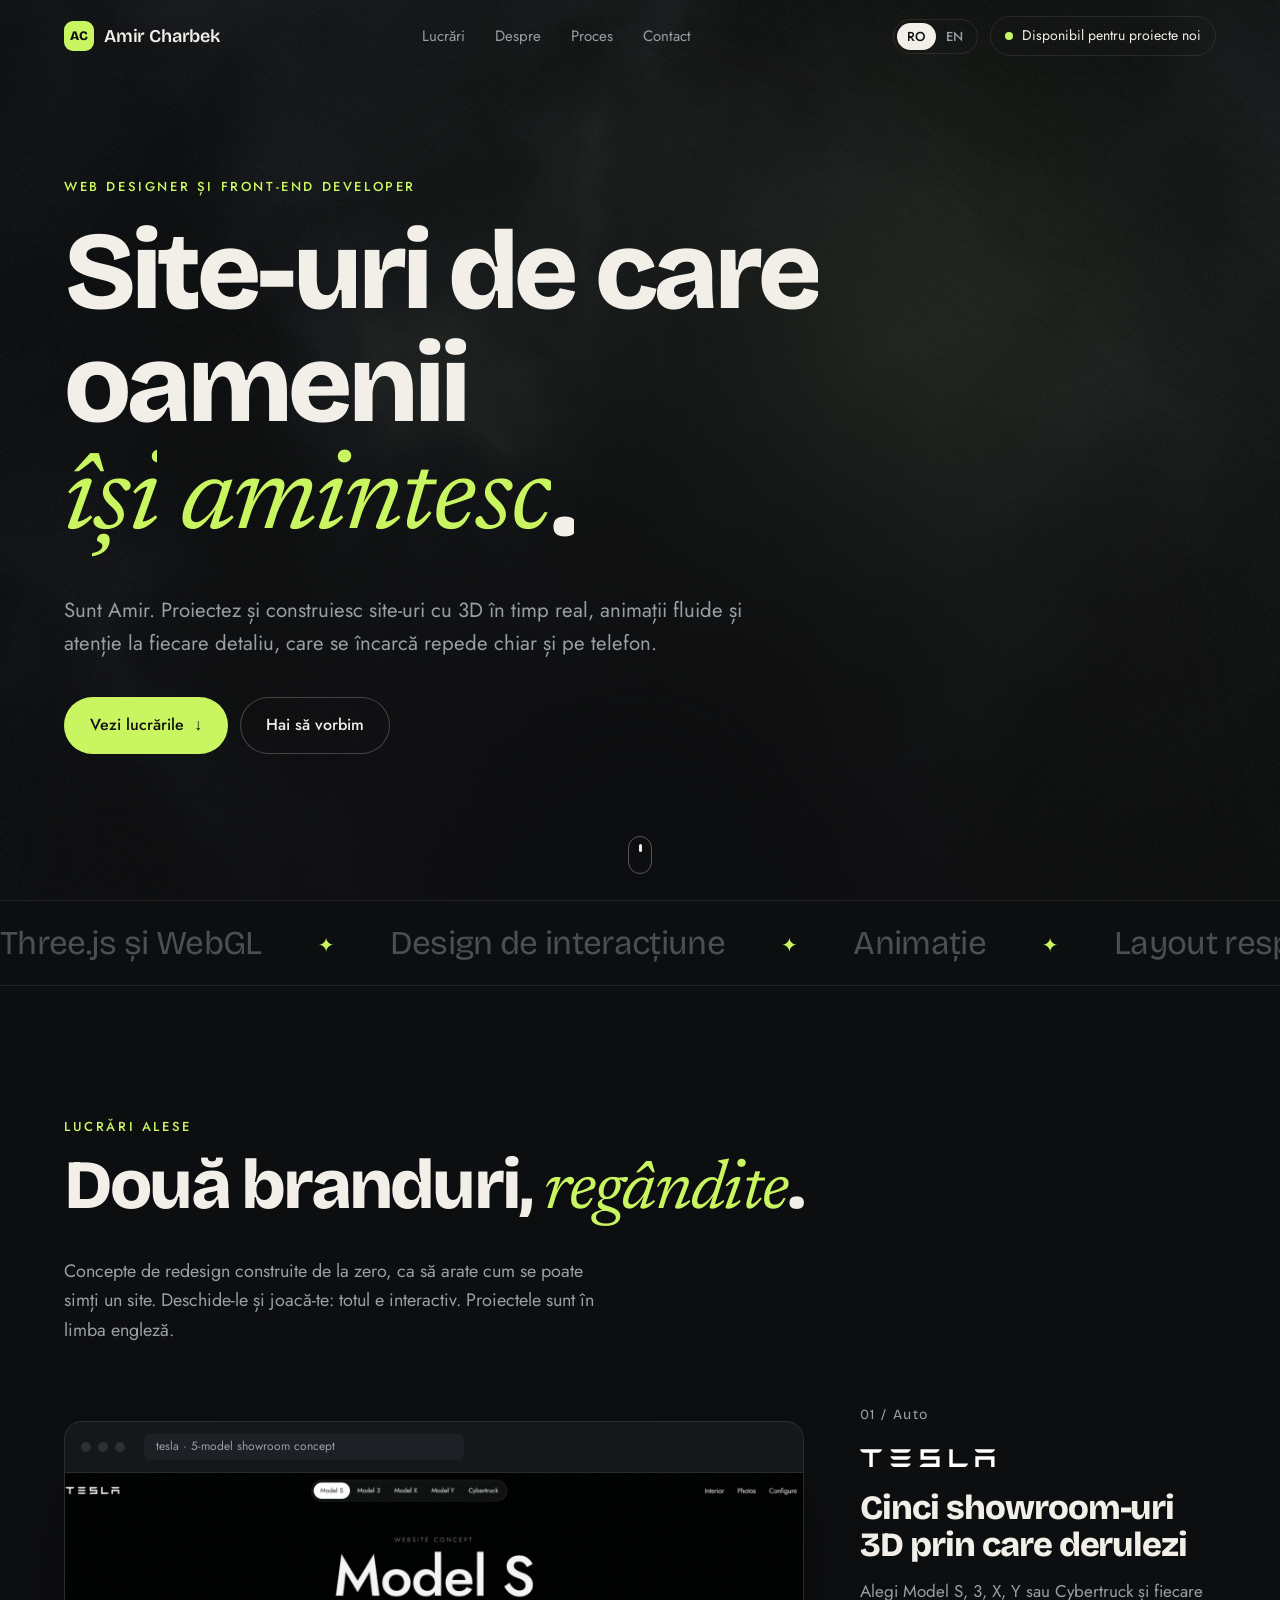
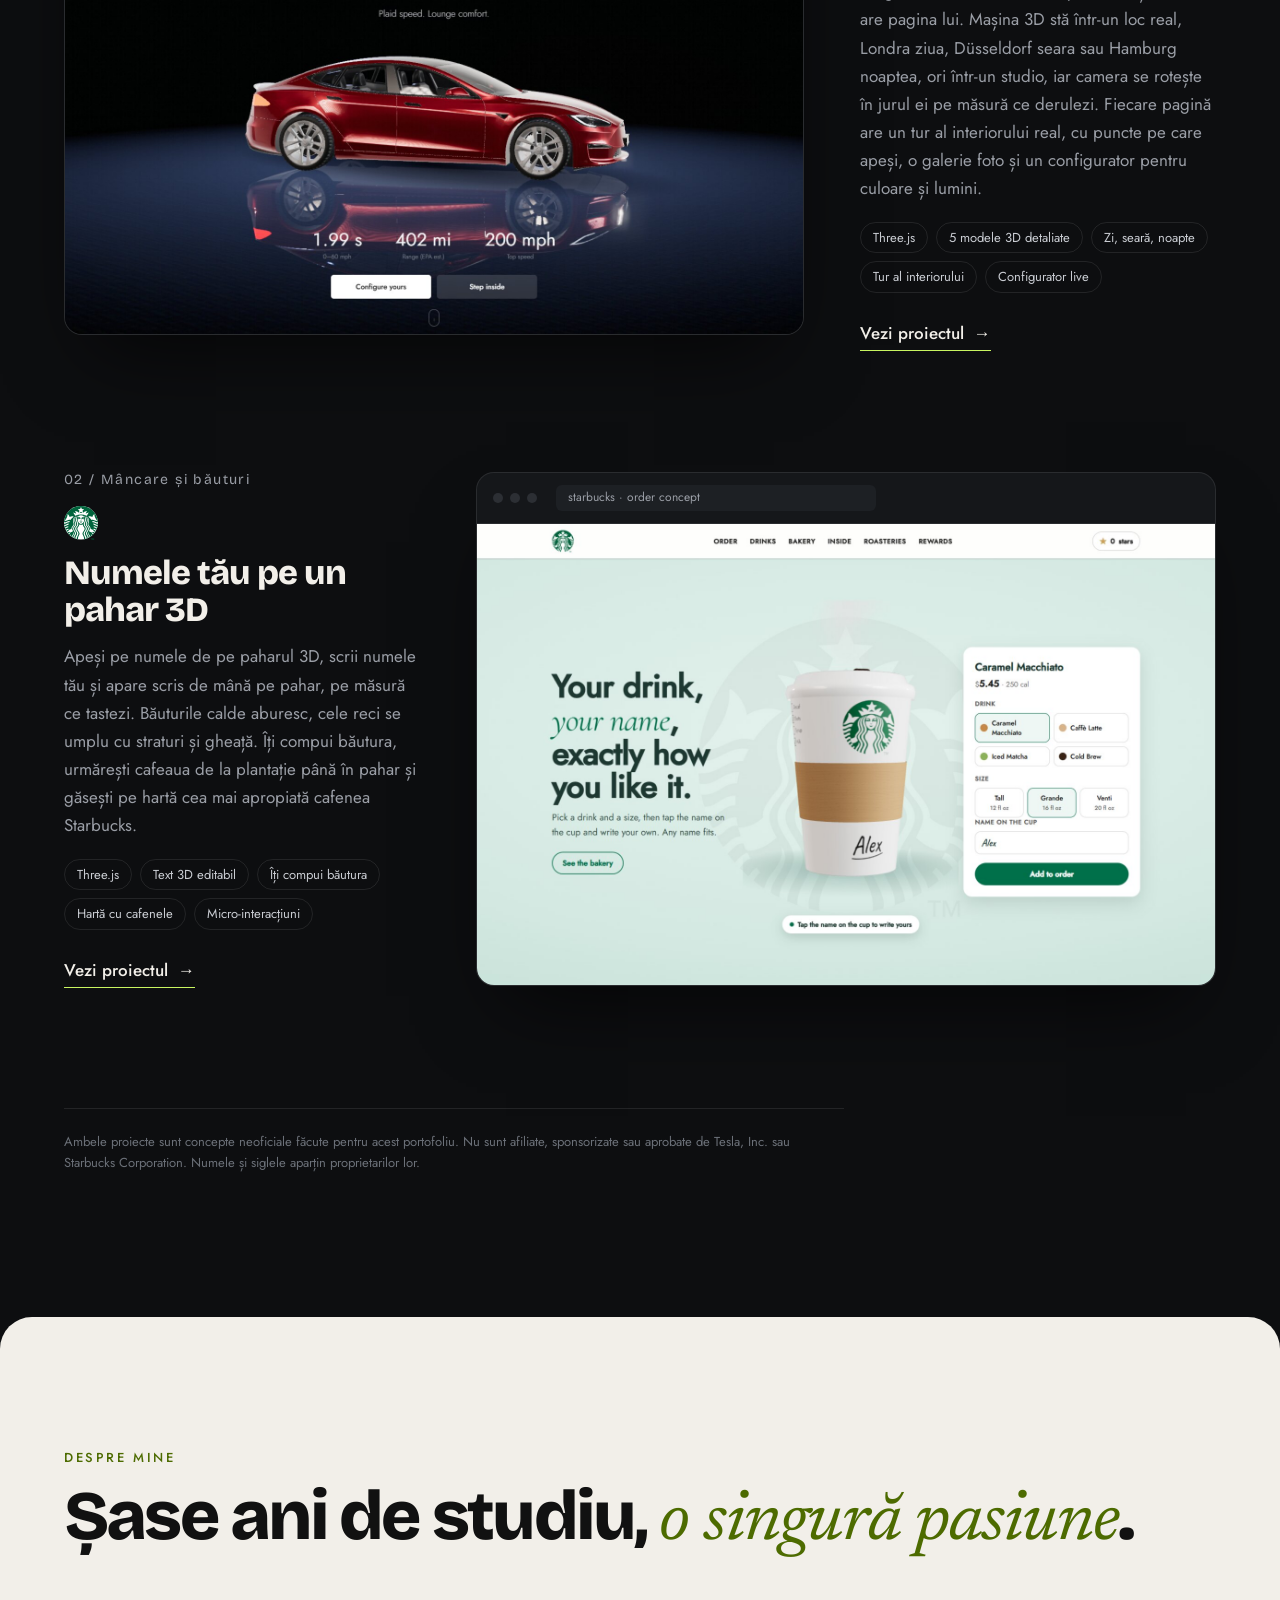
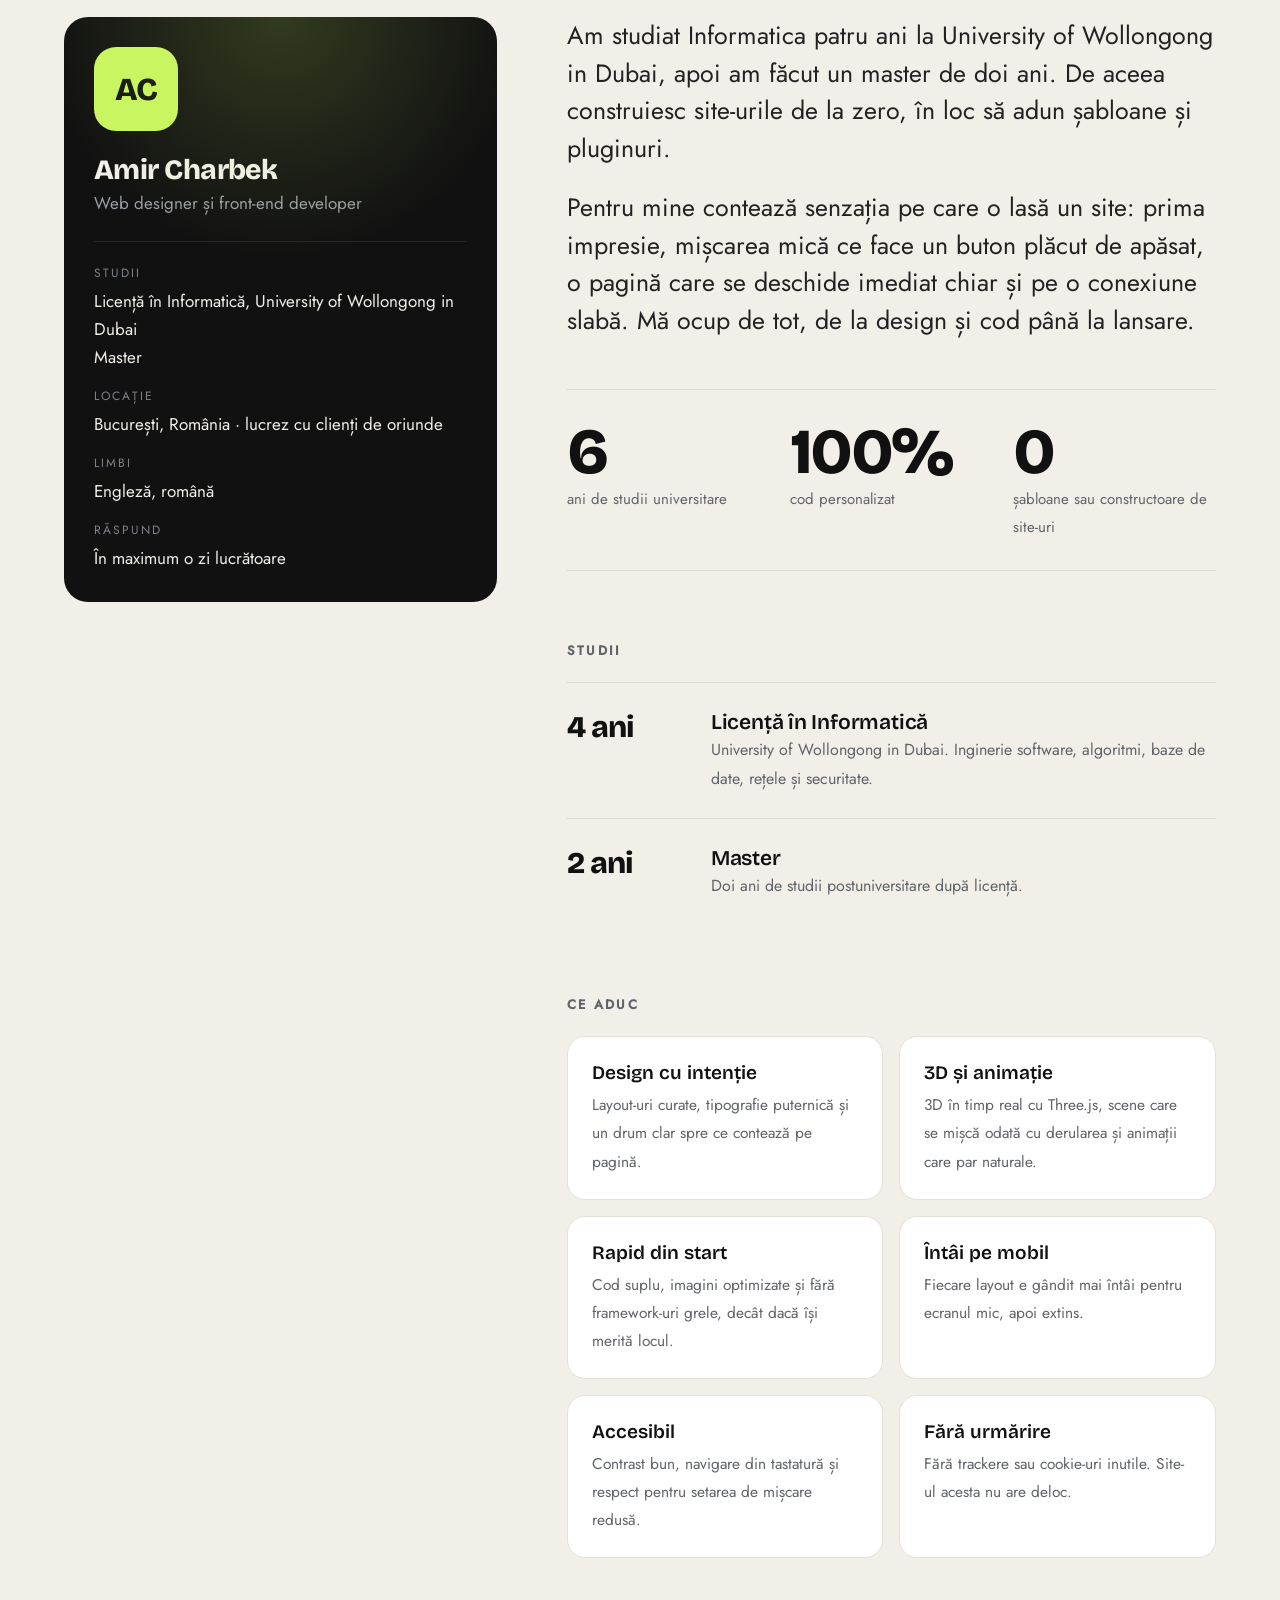
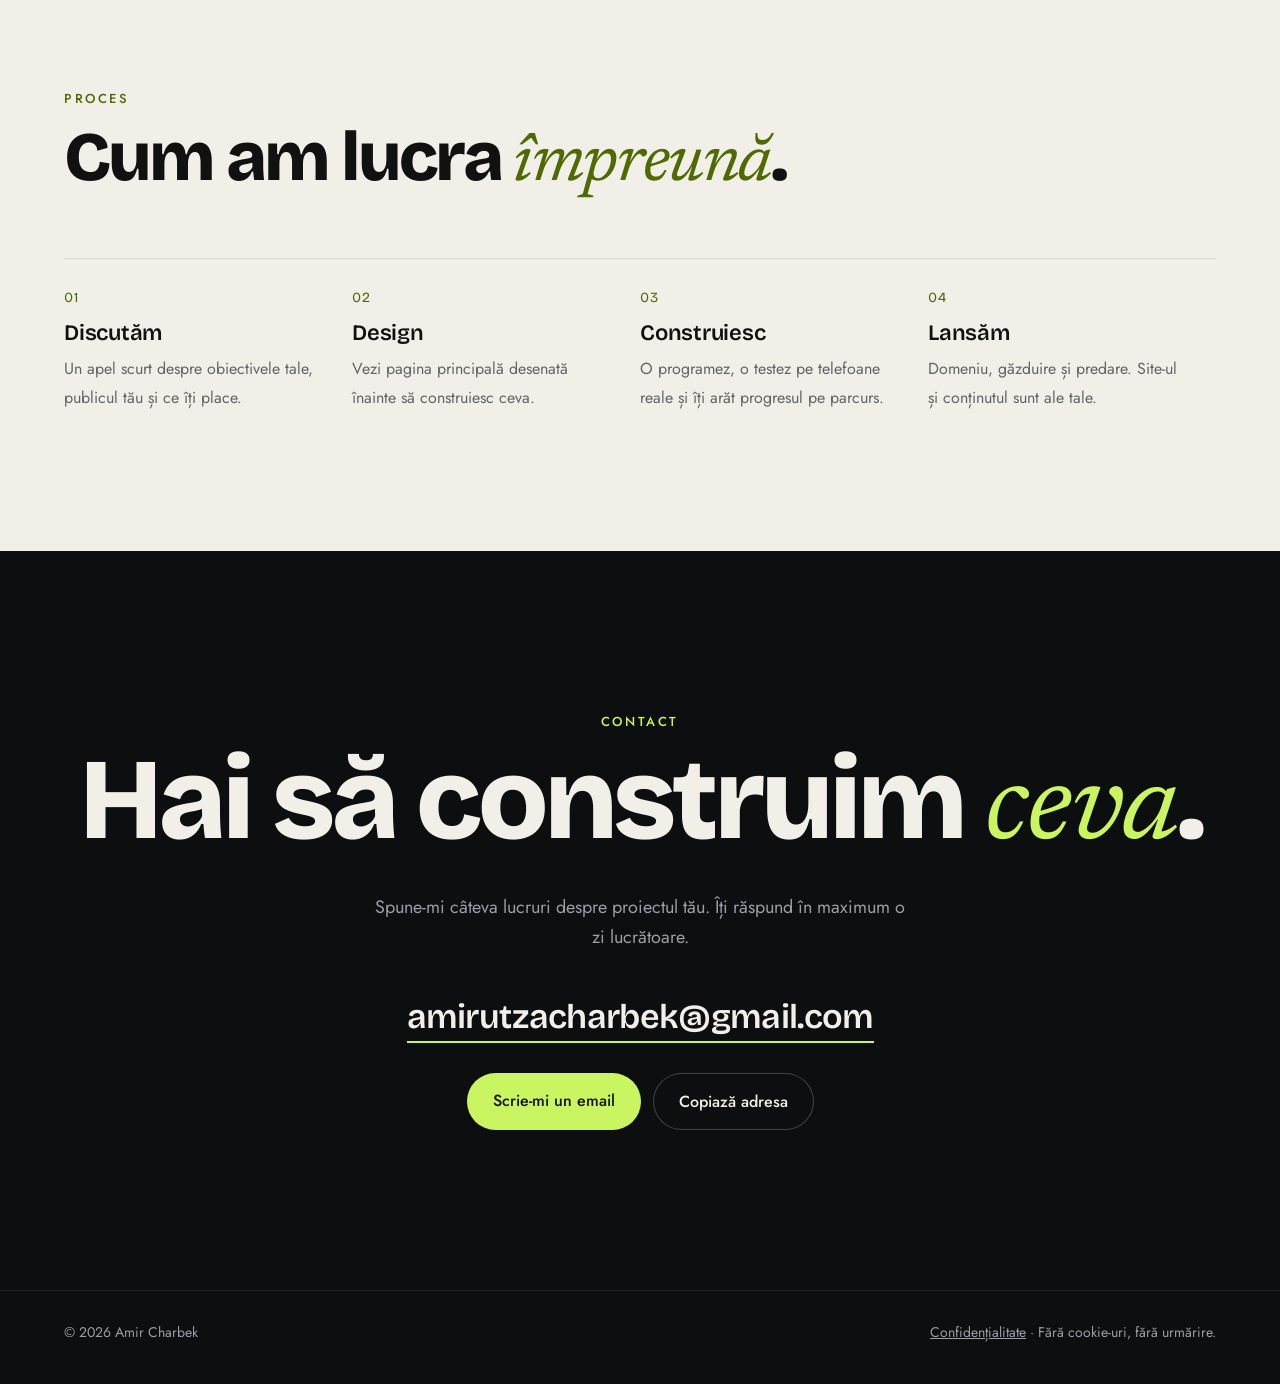
<file: index.html>
﻿<!doctype html>
<html lang="ro">
<head>
<meta charset="utf-8">
<meta name="viewport" content="width=device-width, initial-scale=1">
<title>Amir Charbek · Web designer și front-end developer</title>
<meta name="description" content="Amir Charbek proiectează și construiește site-uri rapide și interactive, cu 3D, animație și cod personalizat. Licență în Informatică la University of Wollongong in Dubai și master.">
<meta name="theme-color" content="#0d0e10">
<link rel="stylesheet" href="/fonts/fonts.css">
<link rel="stylesheet" href="/style.css">
<script type="importmap">{ "imports": { "three": "/lib/three.module.min.js" } }</script>
<script>
// pick the language before the page paints: saved choice, then ?lang=, then Romanian
(() => { let l = new URLSearchParams(location.search).get('lang'); if (l !== 'en' && l !== 'ro') { try { l = localStorage.getItem('lang'); } catch {} } window.__lang = l === 'en' ? 'en' : 'ro'; })();
</script>
</head>
<body>

<header class="top" id="top">
  <div class="wrap">
    <a class="brand" href="#"><i aria-hidden="true">AC</i>Amir Charbek</a>
    <nav aria-label="Main">
      <a href="#work" data-t="nWork">Lucrări</a>
      <a href="#about" data-t="nAbout">Despre</a>
      <a href="#process" data-t="nProc">Proces</a>
      <a href="#contact" data-t="nContact">Contact</a>
    </nav>
    <div class="hr">
      <div class="lang" role="group" aria-label="Limba / Language"><button type="button" data-l="ro" aria-pressed="true" lang="ro">RO</button><button type="button" data-l="en" aria-pressed="false" lang="en">EN</button></div>
      <a class="avail" href="#contact"><b aria-hidden="true"></b><span data-t="avail">Disponibil pentru proiecte noi</span></a>
    </div>
  </div>
</header>

<main>
  <div class="hero">
    <canvas id="bg" aria-hidden="true"></canvas>
    <div class="wrap">
      <div class="eyebrow" data-t="role">Web designer și front-end developer</div>
      <h1 id="headline" data-t="h1">Site-uri de care oamenii <span class="nb"><em>își amintesc</em>.</span></h1>
      <p data-t="heroP">Sunt Amir. Proiectez și construiesc site-uri cu 3D în timp real, animații fluide și atenție la fiecare detaliu, care se încarcă repede chiar și pe telefon.</p>
      <div class="cta">
        <a class="btn" href="#work" data-t="seeWork">Vezi lucrările <span aria-hidden="true">↓</span></a>
        <a class="btn ghost" href="#contact" data-t="touch">Hai să vorbim</a>
      </div>
    </div>
    <div class="scroll-cue" aria-hidden="true"></div>
  </div>

  <div class="marquee" aria-hidden="true"><div data-t="marq">
    <span>Three.js și WebGL</span><span>Design de interacțiune</span><span>Animație</span><span>Layout responsive</span><span>Accesibilitate</span><span>Performanță</span><span>Cod curat</span>
    <span>Three.js și WebGL</span><span>Design de interacțiune</span><span>Animație</span><span>Layout responsive</span><span>Accesibilitate</span><span>Performanță</span><span>Cod curat</span>
  </div></div>

  <section id="work">
    <div class="wrap">
      <div class="sec-head">
        <div>
          <div class="eyebrow reveal" data-t="wEye">Lucrări alese</div>
          <h2 class="reveal" data-t="wH">Două branduri, <em>regândite</em>.</h2>
        </div>
        <p class="lead reveal" data-t="wLead">Concepte de redesign construite de la zero, ca să arate cum se poate simți un site. Deschide-le și joacă-te: totul e interactiv. Proiectele sunt în limba engleză.</p>
      </div>

      <article class="project">
        <a class="frame reveal" href="/proiecte/tesla/" data-tilt>
          <div class="bar"><i></i><i></i><i></i><span>tesla · 5-model showroom concept</span></div>
          <div class="shot"><img src="/proiecte/tesla/cover.jpg" data-ta="tAlt" alt="Conceptul Tesla: o mașină Tesla 3D detaliată într-un showroom" loading="lazy" width="1600" height="1000"></div>
          <div class="open" data-t="open">Deschide ↗</div>
        </a>
        <div class="meta reveal">
          <div class="num" data-t="tNum">01 / Auto</div>
          <div class="logo"><img src="/proiecte/tesla/img/tesla-wordmark-white.svg" alt="Tesla" style="height:18px"></div>
          <h3 data-t="tH">Cinci showroom-uri 3D prin care derulezi</h3>
          <p data-t="tP">Alegi Model S, 3, X, Y sau Cybertruck și fiecare are pagina lui. Mașina 3D stă într-un loc real, Londra ziua, Düsseldorf seara sau Hamburg noaptea, ori într-un studio, iar camera se rotește în jurul ei pe măsură ce derulezi. Fiecare pagină are un tur al interiorului real, cu puncte pe care apeși, o galerie foto și un configurator pentru culoare și lumini.</p>
          <div class="tags" data-t="tTags"><span>Three.js</span><span>5 modele 3D detaliate</span><span>Zi, seară, noapte</span><span>Tur al interiorului</span><span>Configurator live</span></div>
          <a class="link" href="/proiecte/tesla/" data-t="view">Vezi proiectul <span aria-hidden="true">→</span></a>
        </div>
      </article>

      <article class="project">
        <a class="frame reveal" href="/proiecte/starbucks/" data-tilt>
          <div class="bar"><i></i><i></i><i></i><span>starbucks · order concept</span></div>
          <div class="shot"><img src="/proiecte/starbucks/cover.jpg" data-ta="sAlt" alt="Conceptul Starbucks: un pahar 3D cu un nume scris de mână, lângă un configurator de băuturi" loading="lazy" width="1600" height="1000"></div>
          <div class="open" data-t="open">Deschide ↗</div>
        </a>
        <div class="meta reveal">
          <div class="num" data-t="sNum">02 / Mâncare și băuturi</div>
          <div class="logo"><img src="/proiecte/starbucks/img/starbucks-siren.svg" alt="Starbucks"></div>
          <h3 data-t="sH">Numele tău pe un pahar 3D</h3>
          <p data-t="sP">Apeși pe numele de pe paharul 3D, scrii numele tău și apare scris de mână pe pahar, pe măsură ce tastezi. Băuturile calde aburesc, cele reci se umplu cu straturi și gheață. Îți compui băutura, urmărești cafeaua de la plantație până în pahar și găsești pe hartă cea mai apropiată cafenea Starbucks.</p>
          <div class="tags" data-t="sTags"><span>Three.js</span><span>Text 3D editabil</span><span>Îți compui băutura</span><span>Hartă cu cafenele</span><span>Micro-interacțiuni</span></div>
          <a class="link" href="/proiecte/starbucks/" data-t="view">Vezi proiectul <span aria-hidden="true">→</span></a>
        </div>
      </article>

      <p class="note reveal" data-t="note">Ambele proiecte sunt concepte neoficiale făcute pentru acest portofoliu. Nu sunt afiliate, sponsorizate sau aprobate de Tesla, Inc. sau Starbucks Corporation. Numele și siglele aparțin proprietarilor lor.</p>
    </div>
  </section>

  <section class="about" id="about">
    <div class="wrap">
      <div class="sec-head">
        <div>
          <div class="eyebrow reveal" data-t="aEye">Despre mine</div>
          <h2 class="reveal" data-t="aH">Șase ani de studiu, <em>o singură pasiune</em>.</h2>
        </div>
      </div>
      <div class="about-grid">
        <aside class="idcard reveal" id="idcard" aria-label="Profil">
          <div class="mono" aria-hidden="true">AC</div>
          <h3>Amir Charbek</h3>
          <div class="role" data-t="role">Web designer și front-end developer</div>
          <dl data-t="dl">
            <div><dt>Studii</dt><dd>Licență în Informatică, University of Wollongong in Dubai<br>Master</dd></div>
            <div><dt>Locație</dt><dd>București, România · lucrez cu clienți de oriunde</dd></div>
            <div><dt>Limbi</dt><dd>Engleză, română</dd></div>
            <div><dt>Răspund</dt><dd>În maximum o zi lucrătoare</dd></div>
          </dl>
        </aside>
        <div class="about-text">
          <p class="reveal" data-t="aP1">Am studiat Informatica patru ani la University of Wollongong in Dubai, apoi am făcut un master de doi ani. De aceea construiesc site-urile de la zero, în loc să adun șabloane și pluginuri.</p>
          <p class="reveal" data-t="aP2">Pentru mine contează senzația pe care o lasă un site: prima impresie, mișcarea mică ce face un buton plăcut de apăsat, o pagină care se deschide imediat chiar și pe o conexiune slabă. Mă ocup de tot, de la design și cod până la lansare.</p>

          <div class="stats reveal">
            <div><b data-count="6">0</b><span data-t="st1">ani de studii universitare</span></div>
            <div><b data-count="100" data-suffix="%">0</b><span data-t="st2">cod personalizat</span></div>
            <div><b data-count="0">0</b><span data-t="st3">șabloane sau constructoare de site-uri</span></div>
          </div>

          <h3 class="sub reveal" data-t="edu">Studii</h3>
          <div class="timeline">
            <div class="reveal" data-t="tl1"><div class="yrs">4 ani</div><div><strong>Licență în Informatică</strong><span>University of Wollongong in Dubai. Inginerie software, algoritmi, baze de date, rețele și securitate.</span></div></div>
            <div class="reveal" data-t="tl2"><div class="yrs">2 ani</div><div><strong>Master</strong><span>Doi ani de studii postuniversitare după licență.</span></div></div>
          </div>

          <h3 class="sub reveal" data-t="bring">Ce aduc</h3>
          <div class="skills">
            <div class="skill reveal" data-t="k1"><b>Design cu intenție</b><span>Layout-uri curate, tipografie puternică și un drum clar spre ce contează pe pagină.</span></div>
            <div class="skill reveal" data-t="k2"><b>3D și animație</b><span>3D în timp real cu Three.js, scene care se mișcă odată cu derularea și animații care par naturale.</span></div>
            <div class="skill reveal" data-t="k3"><b>Rapid din start</b><span>Cod suplu, imagini optimizate și fără framework-uri grele, decât dacă își merită locul.</span></div>
            <div class="skill reveal" data-t="k4"><b>Întâi pe mobil</b><span>Fiecare layout e gândit mai întâi pentru ecranul mic, apoi extins.</span></div>
            <div class="skill reveal" data-t="k5"><b>Accesibil</b><span>Contrast bun, navigare din tastatură și respect pentru setarea de mișcare redusă.</span></div>
            <div class="skill reveal" data-t="k6"><b>Fără urmărire</b><span>Fără trackere sau cookie-uri inutile. Site-ul acesta nu are deloc.</span></div>
          </div>
        </div>
      </div>
    </div>
  </section>

  <section class="process" id="process">
    <div class="wrap">
      <div class="sec-head">
        <div>
          <div class="eyebrow reveal" style="color:#4d6b00" data-t="pEye">Proces</div>
          <h2 class="reveal" data-t="pH">Cum am lucra <em style="color:#4d6b00">împreună</em>.</h2>
        </div>
      </div>
      <div class="steps">
        <div class="reveal" data-t="p1"><div class="n">01</div><b>Discutăm</b><span>Un apel scurt despre obiectivele tale, publicul tău și ce îți place.</span></div>
        <div class="reveal" data-t="p2"><div class="n">02</div><b>Design</b><span>Vezi pagina principală desenată înainte să construiesc ceva.</span></div>
        <div class="reveal" data-t="p3"><div class="n">03</div><b>Construiesc</b><span>O programez, o testez pe telefoane reale și îți arăt progresul pe parcurs.</span></div>
        <div class="reveal" data-t="p4"><div class="n">04</div><b>Lansăm</b><span>Domeniu, găzduire și predare. Site-ul și conținutul sunt ale tale.</span></div>
      </div>
    </div>
  </section>

  <section class="contact" id="contact">
    <div class="wrap">
      <div class="eyebrow reveal">Contact</div>
      <h2 class="reveal" data-t="cH">Hai să construim <em>ceva</em>.</h2>
      <p class="lead reveal" data-t="cLead">Spune-mi câteva lucruri despre proiectul tău. Îți răspund în maximum o zi lucrătoare.</p>
      <a class="mail reveal" href="mailto:amirutzacharbek@gmail.com">amirutzacharbek@gmail.com</a>
      <div class="cta reveal">
        <a class="btn" id="mailBtn" href="mailto:amirutzacharbek@gmail.com?subject=Proiect%20nou" data-t="write">Scrie-mi un email</a>
        <button class="btn ghost" id="copy" type="button" data-t="copy">Copiază adresa</button>
      </div>
    </div>
  </section>
</main>

<footer>
  <div class="wrap">
    <span>© 2026 Amir Charbek</span>
    <span data-t="foot"><a href="/privacy/">Confidențialitate</a> · Fără cookie-uri, fără urmărire.</span>
  </div>
</footer>
<div class="toast" id="toast" role="status"></div>

<script>
// English version of every text marked with data-t / data-ta (the Romanian one is in the HTML)
const EN = {
  title: 'Amir Charbek · Web designer &amp; front-end developer',
  desc: "Amir Charbek designs and builds fast, interactive websites with 3D, motion and custom code. BSc Computer Science, University of Wollongong in Dubai, plus a master's degree.",
  nWork: 'Work', nAbout: 'About', nProc: 'Process', nContact: 'Contact',
  avail: 'Available for new projects',
  role: 'Web designer &amp; front-end developer',
  h1: 'Websites people <span class="nb"><em>remember</em>.</span>',
  heroP: "I'm Amir. I design and build websites with real-time 3D, smooth motion and attention to every detail, and they still load fast on a phone.",
  seeWork: 'See my work <span aria-hidden="true">↓</span>', touch: 'Get in touch',
  marq: '<span>Three.js &amp; WebGL</span><span>Interaction design</span><span>Motion</span><span>Responsive layouts</span><span>Accessibility</span><span>Performance</span><span>Clean code</span>'.repeat(2),
  wEye: 'Selected work', wH: 'Two brands, <em>reimagined</em>.',
  wLead: 'Concept redesigns I built from scratch to show what a website can feel like. Open them and play: everything is interactive.',
  open: 'Open ↗', view: 'View the project <span aria-hidden="true">→</span>',
  tAlt: 'Tesla concept: a detailed 3D Tesla in a showroom',
  tNum: '01 / Automotive', tH: 'Five 3D showrooms you scroll through',
  tP: 'Pick a Model S, 3, X, Y or the Cybertruck and get its own page. The 3D car stands in a real place, London by day, Düsseldorf in the evening or Hamburg at night, or in a studio, and the camera circles it as you scroll. Every page has a tour of the real cabin with features you can tap, a photo gallery and a configurator for paint and lights.',
  tTags: '<span>Three.js</span><span>5 detailed 3D models</span><span>Day, evening, night</span><span>Interior tour</span><span>Live configurator</span>',
  sAlt: 'Starbucks concept: a 3D cup with a handwritten name next to a drink builder',
  sNum: '02 / Food &amp; drink', sH: 'Your name on a 3D cup',
  sP: 'Tap the name on the 3D cup and write your own, and it is handwritten on the cup as you type. Hot drinks steam, iced ones fill with layers and ice. Build your drink, follow the coffee from the farm to the cup, and find the nearest Starbucks on a map.',
  sTags: '<span>Three.js</span><span>Editable 3D text</span><span>Drink builder</span><span>Store finder</span><span>Micro-interactions</span>',
  note: 'Both projects are unofficial concepts made for this portfolio. They are not affiliated with, sponsored or endorsed by Tesla, Inc. or Starbucks Corporation. Names and logos belong to their owners.',
  aEye: 'About me', aH: 'Six years of study, <em>one obsession</em>.',
  dl: "<div><dt>Education</dt><dd>BSc Computer Science, University of Wollongong in Dubai<br>Master's degree</dd></div><div><dt>Based in</dt><dd>Bucharest, Romania · working worldwide</dd></div><div><dt>Languages</dt><dd>English, Romanian</dd></div><div><dt>Replies</dt><dd>Within one working day</dd></div>",
  aP1: "I studied Computer Science for four years at the University of Wollongong in Dubai, then went on to a two-year master's. That background is why I build websites from the ground up instead of stacking templates and plugins.",
  aP2: 'What I care about is the feeling a site leaves behind: the first impression, the small motion that makes a button satisfying, a page that opens instantly on a slow connection. I handle the whole thing, from design to code to launch.',
  st1: 'years of university study', st2: 'custom code', st3: 'page builders or templates',
  edu: 'Education',
  tl1: '<div class="yrs">4 years</div><div><strong>Bachelor of Computer Science</strong><span>University of Wollongong in Dubai. Software engineering, algorithms, databases, networks and security.</span></div>',
  tl2: "<div class=\"yrs\">2 years</div><div><strong>Master's degree</strong><span>Two years of postgraduate study after the bachelor's.</span></div>",
  bring: 'What I bring',
  k1: '<b>Design with intent</b><span>Clean layouts, strong typography and a clear path to what matters on the page.</span>',
  k2: '<b>3D &amp; motion</b><span>Real-time 3D with Three.js, scroll-driven scenes and animation that feels natural.</span>',
  k3: '<b>Fast by default</b><span>Lean code, optimised assets and no heavy frameworks unless they earn their place.</span>',
  k4: '<b>Mobile first</b><span>Every layout is designed for the small screen first, then scaled up.</span>',
  k5: '<b>Accessible</b><span>Readable contrast, keyboard navigation and respect for reduced-motion settings.</span>',
  k6: '<b>Privacy-friendly</b><span>No unnecessary trackers or cookies. This site has none at all.</span>',
  pEye: 'Process', pH: 'How we\'d work <em style="color:#4d6b00">together</em>.',
  p1: '<div class="n">01</div><b>Talk</b><span>A short call about your goals, your audience and what you like.</span>',
  p2: '<div class="n">02</div><b>Design</b><span>You see the main page designed before anything gets built.</span>',
  p3: '<div class="n">03</div><b>Build</b><span>I code it, test it on real phones and share progress as I go.</span>',
  p4: '<div class="n">04</div><b>Launch</b><span>Domain, hosting and handover. The site and its content are yours.</span>',
  cH: "Let's build <em>something</em>.", cLead: 'Tell me a little about your project. I reply within one working day.',
  write: 'Write me an email', copy: 'Copy address',
  foot: '<a href="/privacy/">Privacy</a> · No cookies, no tracking.',
  copied: 'Email address copied', subject: 'New%20project', idcard: 'Profile'
};
const RO = { title: document.title, desc: document.querySelector('meta[name=description]').content, copied: 'Adresa de email a fost copiată', subject: 'Proiect%20nou', idcard: 'Profil' };
document.querySelectorAll('[data-t]').forEach(el => RO[el.dataset.t] = el.innerHTML);
document.querySelectorAll('[data-ta]').forEach(el => RO[el.dataset.ta] = el.alt);
let lang = 'ro';
const T = k => (lang === 'en' ? EN : RO)[k];

// headline: split into words that slide up one after another
const splitHeadline = () => {
  const h = document.getElementById('headline'); let i = 0;
  const wrapWords = node => [...node.childNodes].forEach(n => {
    if (n.nodeType === 3) {
      const frag = document.createDocumentFragment();
      n.textContent.split(/(\s+)/).forEach(t => {
        if (!t) return;
        if (/^\s+$/.test(t)) { frag.append(t); return; }
        const w = document.createElement('span'); w.className = 'w';
        const s = document.createElement('span'); s.textContent = t; s.style.animationDelay = (.15 + i++ * .08) + 's';
        w.append(s); frag.append(w);
      });
      n.replaceWith(frag);
    } else wrapWords(n);
  });
  wrapWords(h);
};

function setLang(l, save) {
  lang = l;
  document.documentElement.lang = l;
  document.querySelectorAll('[data-t]').forEach(el => { const v = T(el.dataset.t); if (v != null) el.innerHTML = v; });
  document.querySelectorAll('[data-ta]').forEach(el => el.alt = T(el.dataset.ta));
  document.title = new DOMParser().parseFromString(T('title'), 'text/html').body.textContent;
  document.querySelector('meta[name=description]').content = T('desc');
  document.getElementById('idcard').setAttribute('aria-label', T('idcard'));
  document.getElementById('mailBtn').href = 'mailto:amirutzacharbek@gmail.com?subject=' + T('subject');
  document.querySelectorAll('.lang button').forEach(b => b.setAttribute('aria-pressed', String(b.dataset.l === l)));
  splitHeadline();
  if (save) { try { localStorage.setItem('lang', l); } catch {} }
}
document.querySelectorAll('.lang button').forEach(b => b.addEventListener('click', () => { if (b.dataset.l !== lang) setLang(b.dataset.l, true); }));
if (window.__lang === 'en') setLang('en'); else splitHeadline();

// header gets a background after scrolling
const top_ = document.getElementById('top');
addEventListener('scroll', () => top_.classList.toggle('solid', scrollY > 40), { passive: true });

// reveal on scroll + counters
const reduce = matchMedia('(prefers-reduced-motion: reduce)').matches;
const count = el => { const to = +el.dataset.count, suf = el.dataset.suffix || '', t0 = performance.now(); const st = t => { const k = Math.min(1, (t - t0) / 1400), e = 1 - Math.pow(1 - k, 3); el.textContent = Math.round(to * e) + suf; if (k < 1) requestAnimationFrame(st); }; reduce ? el.textContent = to + suf : requestAnimationFrame(st); };
const io = new IntersectionObserver(es => es.forEach(e => { if (!e.isIntersecting) return; e.target.classList.add('in'); e.target.querySelectorAll('[data-count]').forEach(count); io.unobserve(e.target); }), { threshold: .15 });
document.querySelectorAll('.reveal').forEach(el => io.observe(el));

// 3D tilt on project frames
if (!reduce && matchMedia('(hover: hover)').matches) {
  document.querySelectorAll('[data-tilt]').forEach(f => {
    f.addEventListener('pointermove', e => { const r = f.getBoundingClientRect(), x = (e.clientX - r.left) / r.width - .5, y = (e.clientY - r.top) / r.height - .5; f.style.transform = `perspective(1400px) rotateY(${x * 7}deg) rotateX(${-y * 7}deg) translateY(-4px)`; });
    f.addEventListener('pointerleave', () => f.style.transform = '');
  });
  const card = document.getElementById('idcard');
  card.addEventListener('pointermove', e => { const r = card.getBoundingClientRect(); card.style.setProperty('--mx', (e.clientX - r.left) + 'px'); card.style.setProperty('--my', (e.clientY - r.top) + 'px'); });
}

// copy email
const toast = m => { const t = document.getElementById('toast'); t.textContent = m; t.classList.add('show'); clearTimeout(t.h); t.h = setTimeout(() => t.classList.remove('show'), 2200); };
document.getElementById('copy').addEventListener('click', async () => { try { await navigator.clipboard.writeText('amirutzacharbek@gmail.com'); toast(T('copied')); } catch { toast('amirutzacharbek@gmail.com'); } });
</script>

<script type="module">
// hero background: flowing noise shader that reacts to the mouse
import * as THREE from 'three';
const canvas = document.getElementById('bg');
const reduce = matchMedia('(prefers-reduced-motion: reduce)').matches;
let renderer;
try { renderer = new THREE.WebGLRenderer({ canvas, antialias: false, alpha: false, powerPreference: 'low-power' }); } catch (e) { canvas.remove(); }
if (renderer) {
  renderer.setPixelRatio(Math.min(devicePixelRatio, 1.5));
  const scene = new THREE.Scene(), cam = new THREE.OrthographicCamera(-1, 1, 1, -1, 0, 1);
  const u = { t: { value: 0 }, res: { value: new THREE.Vector2() }, m: { value: new THREE.Vector2(.7, .6) } };
  const mat = new THREE.ShaderMaterial({ uniforms: u, vertexShader: 'varying vec2 v; void main(){ v = uv; gl_Position = vec4(position.xy, 0., 1.); }',
    fragmentShader: `
      precision highp float; varying vec2 v; uniform float t; uniform vec2 res, m;
      float h(vec2 p){ return fract(sin(dot(p, vec2(127.1, 311.7))) * 43758.5453); }
      float n(vec2 p){ vec2 i = floor(p), f = fract(p); f = f*f*(3.-2.*f); return mix(mix(h(i), h(i+vec2(1,0)), f.x), mix(h(i+vec2(0,1)), h(i+vec2(1,1)), f.x), f.y); }
      float fbm(vec2 p){ float a = .5, s = 0.; for (int i = 0; i < 5; i++){ s += a*n(p); p = p*2.03 + 7.1; a *= .5; } return s; }
      void main(){
        vec2 p = v; p.x *= res.x/res.y; vec2 mm = m; mm.x *= res.x/res.y;
        float d = length(p - mm);
        vec2 q = vec2(fbm(p*1.6 + t*.05), fbm(p*1.6 - t*.04 + 3.));
        float f = fbm(p*1.8 + q*1.9 + vec2(0., t*.03) - (p-mm)*.35*exp(-d*2.));
        vec3 base = vec3(.051,.055,.063);
        vec3 c = mix(base, vec3(.11,.12,.14), smoothstep(.35,.85,f));
        c += vec3(.78,.96,.38) * pow(smoothstep(.55,.95,f), 3.) * .38;
        c += vec3(.78,.96,.38) * .10 * exp(-d*3.2);
        c += (h(v*res + t) - .5) * .025;
        gl_FragColor = vec4(c, 1.);
      }` });
  scene.add(new THREE.Mesh(new THREE.PlaneGeometry(2, 2), mat));
  const size = () => { const r = canvas.getBoundingClientRect(); renderer.setSize(r.width, r.height, false); u.res.value.set(r.width, r.height); };
  addEventListener('resize', size); size();
  const want = new THREE.Vector2(.7, .6);
  addEventListener('pointermove', e => { const r = canvas.getBoundingClientRect(); want.set((e.clientX - r.left) / r.width, 1 - (e.clientY - r.top) / r.height); });
  let vis = true; new IntersectionObserver(([e]) => vis = e.isIntersecting).observe(canvas);
  const clock = new THREE.Clock();
  const loop = () => { requestAnimationFrame(loop); if (!vis) return; u.t.value = reduce ? 4 : clock.getElapsedTime(); u.m.value.lerp(want, .04); renderer.render(scene, cam); };
  loop();
}
</script>
</body>
</html>
</file>
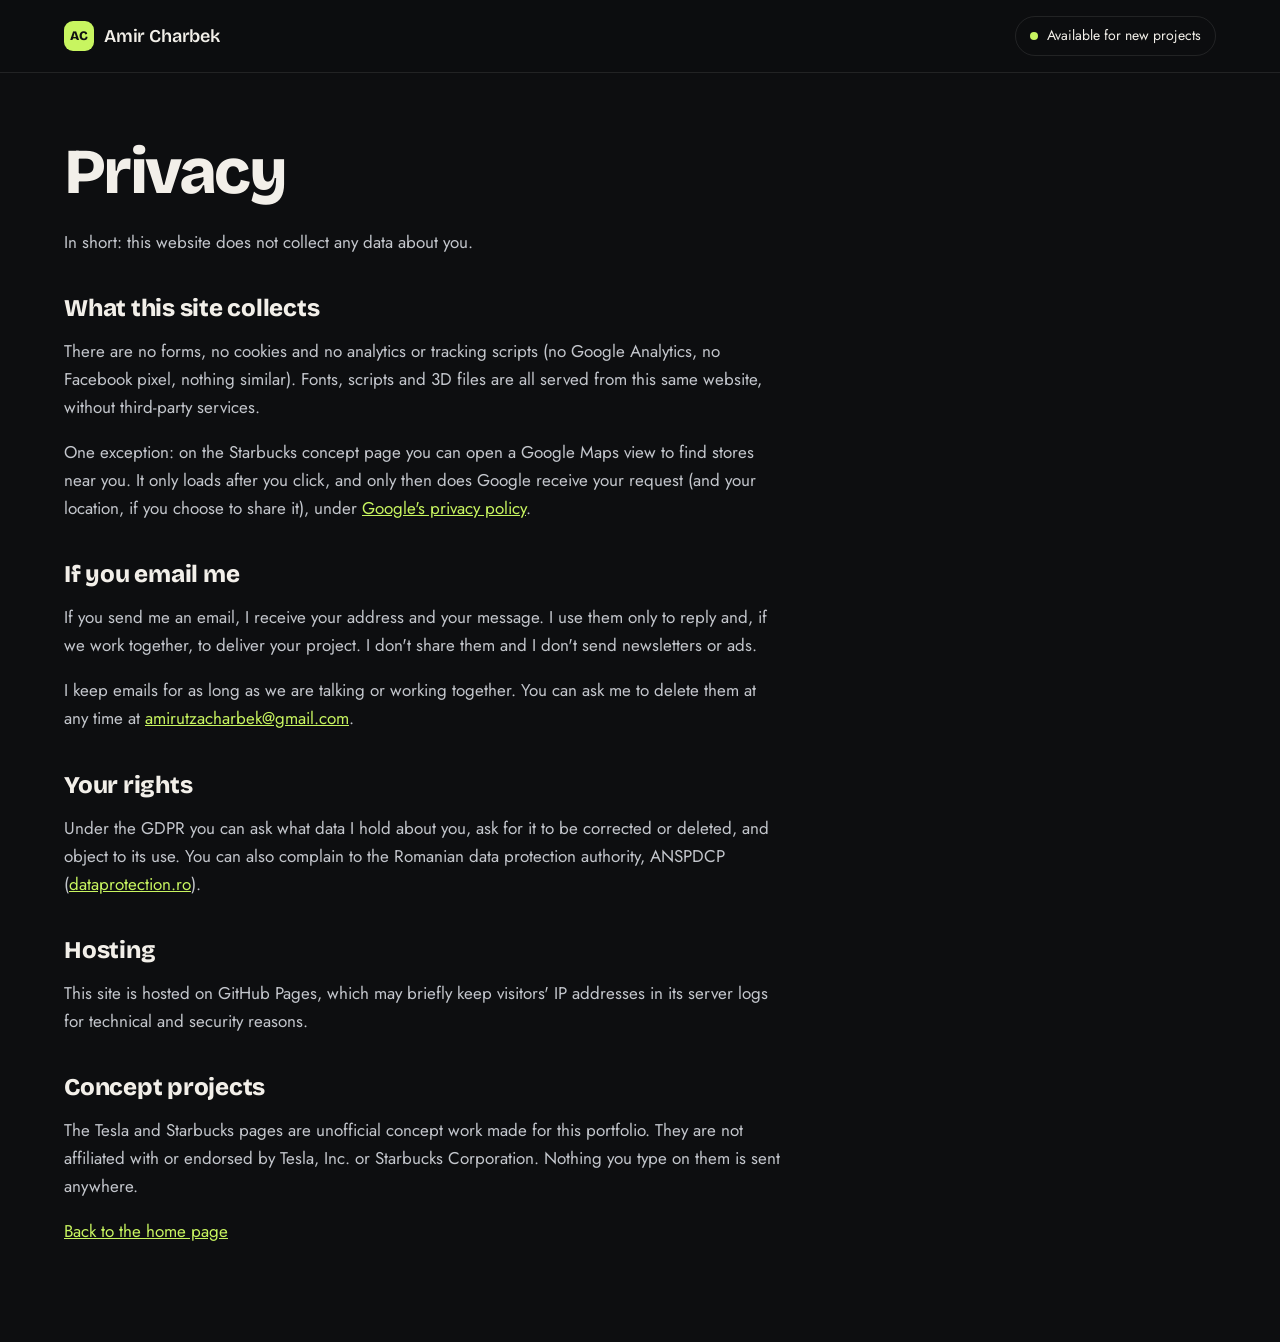
<file: confidentialitate/index.html>
<!doctype html><meta charset="utf-8"><title>Amir Charbek</title><meta name="robots" content="noindex"><link rel="canonical" href="/privacy/"><meta http-equiv="refresh" content="0; url=/privacy/"><script>location.replace("/privacy/")</script>
</file>
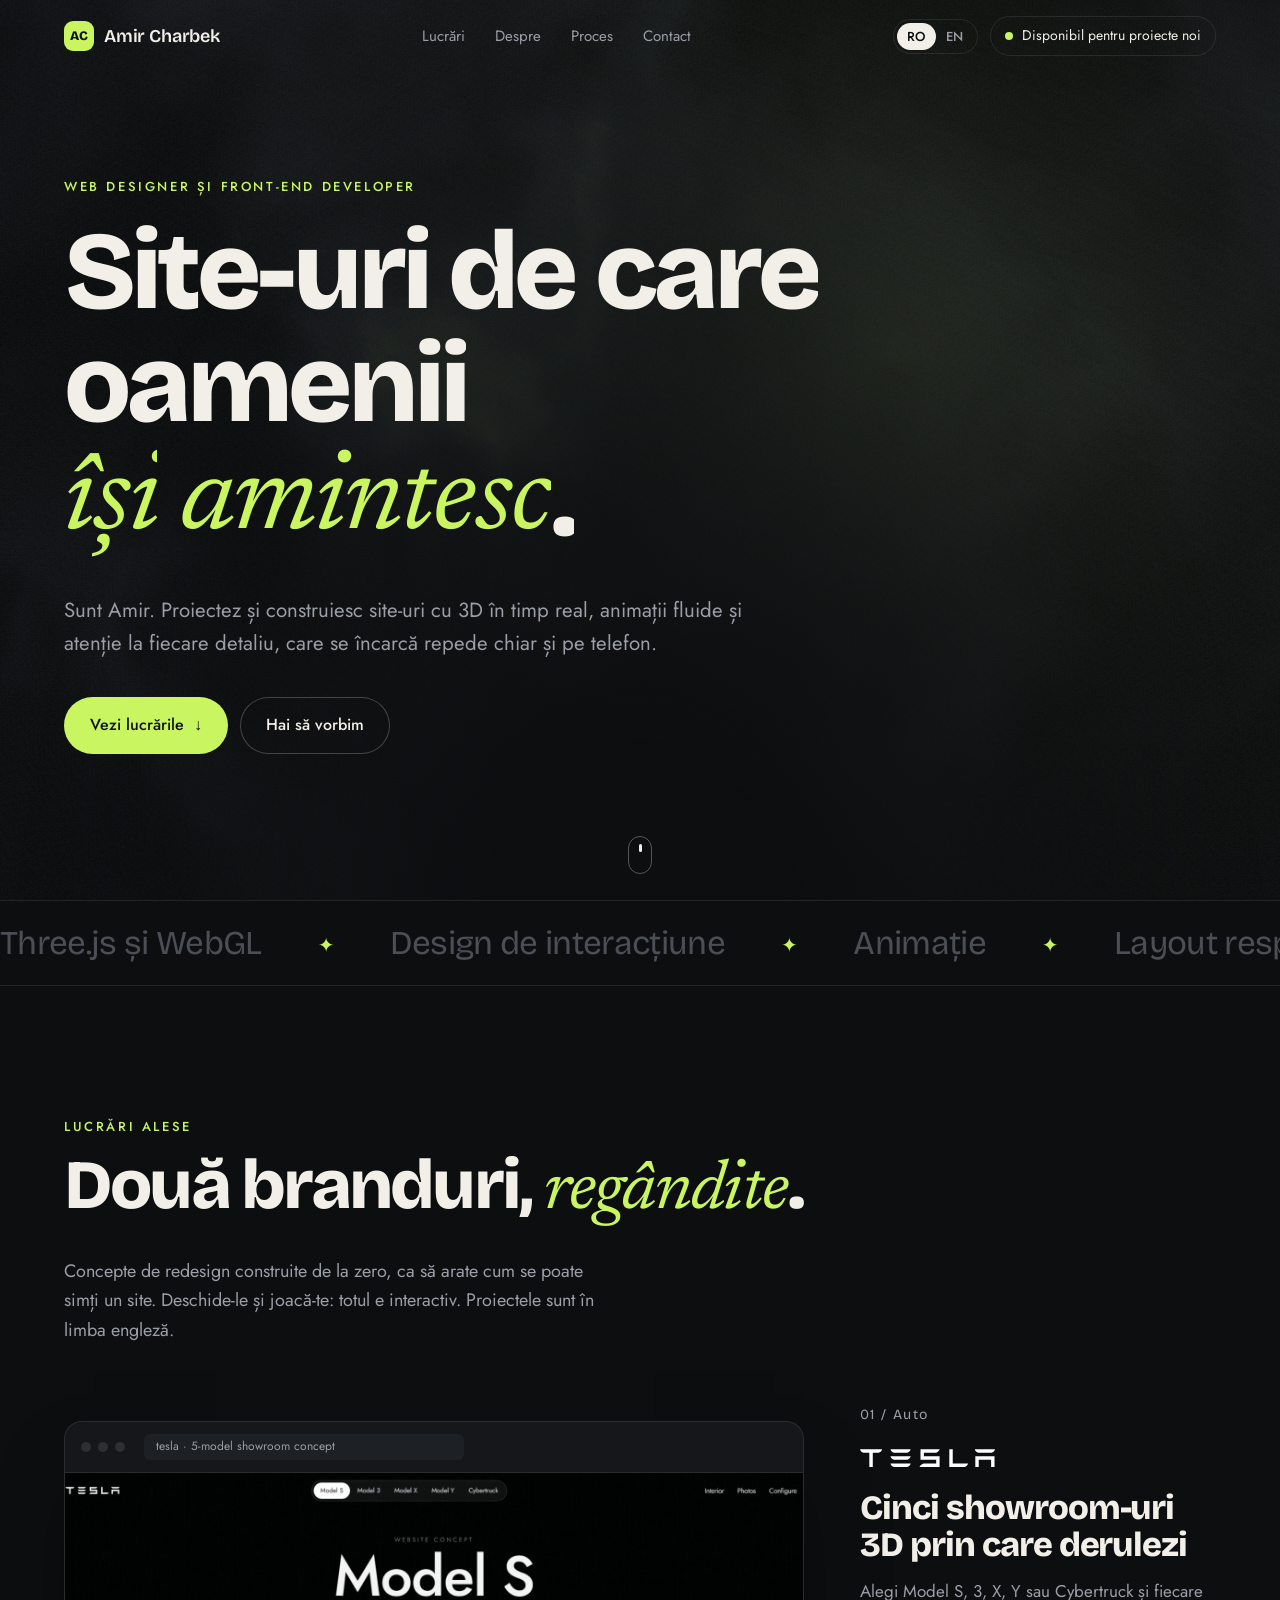
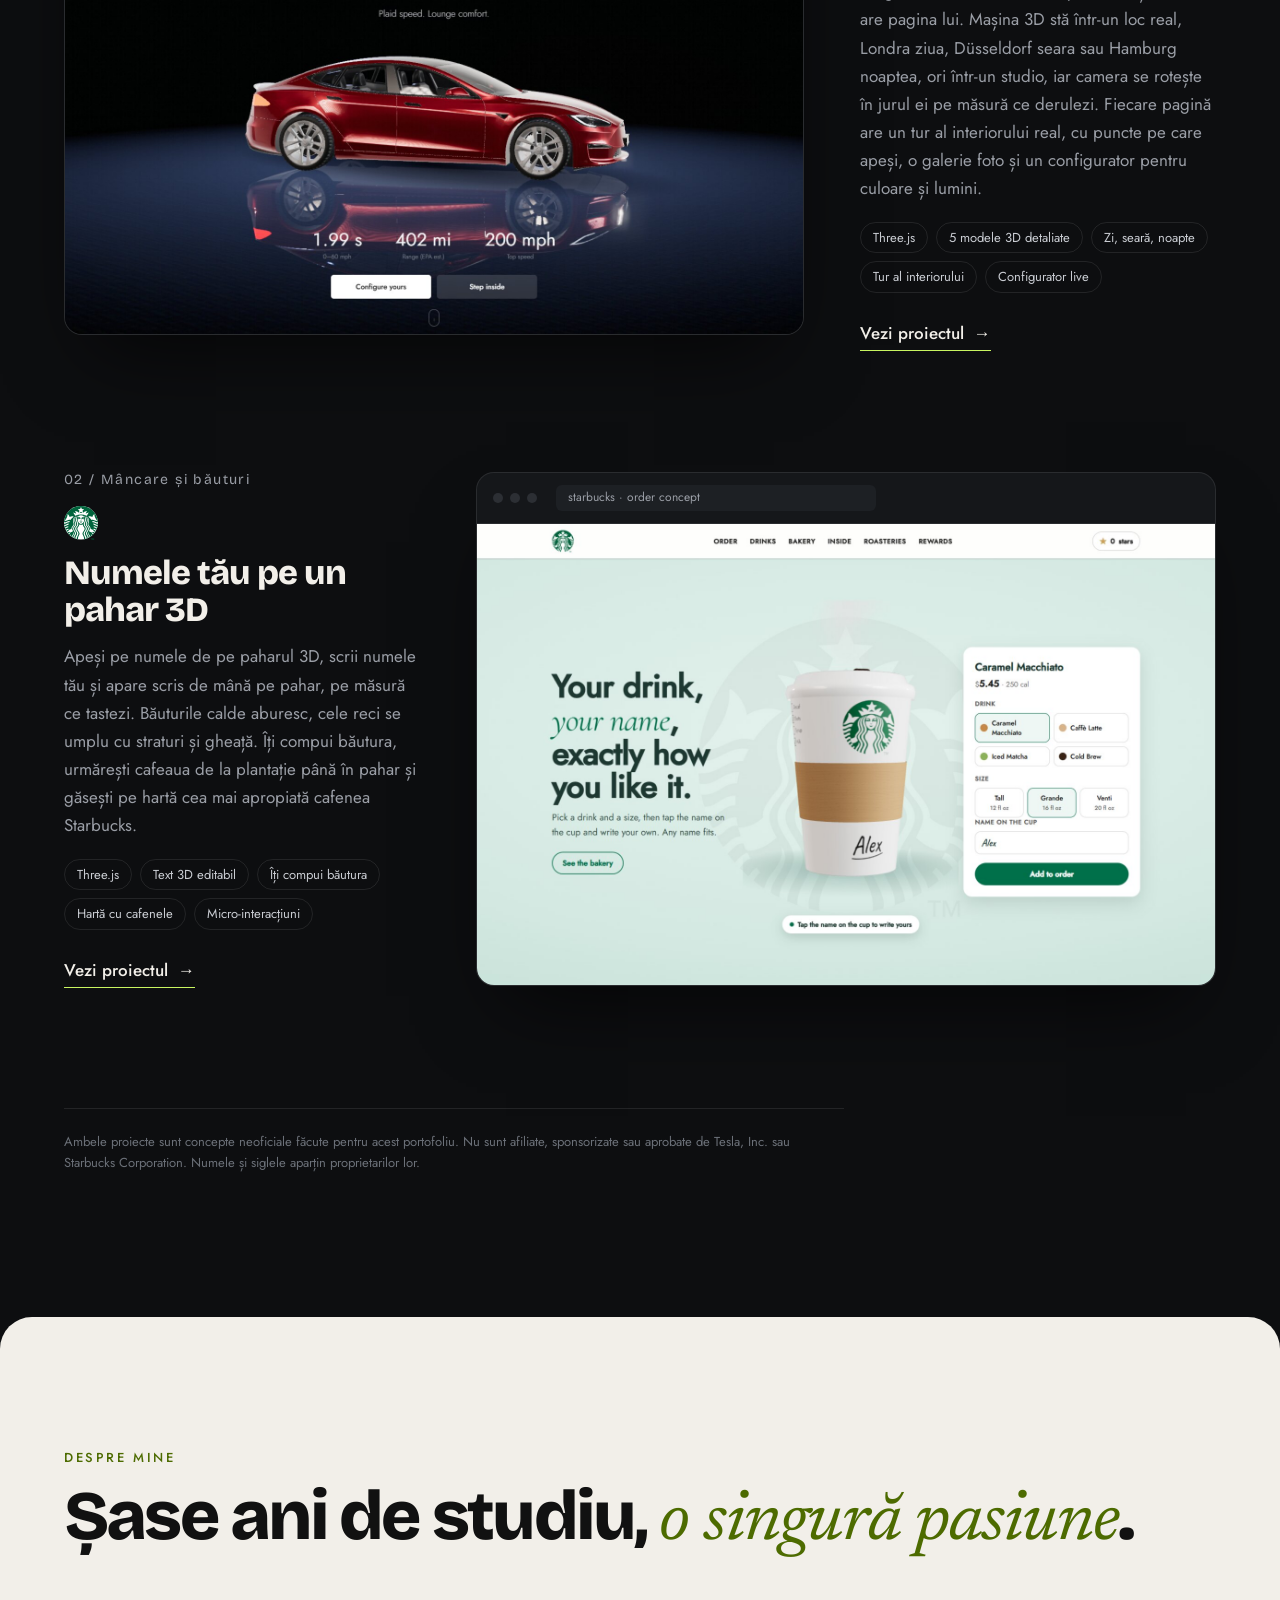
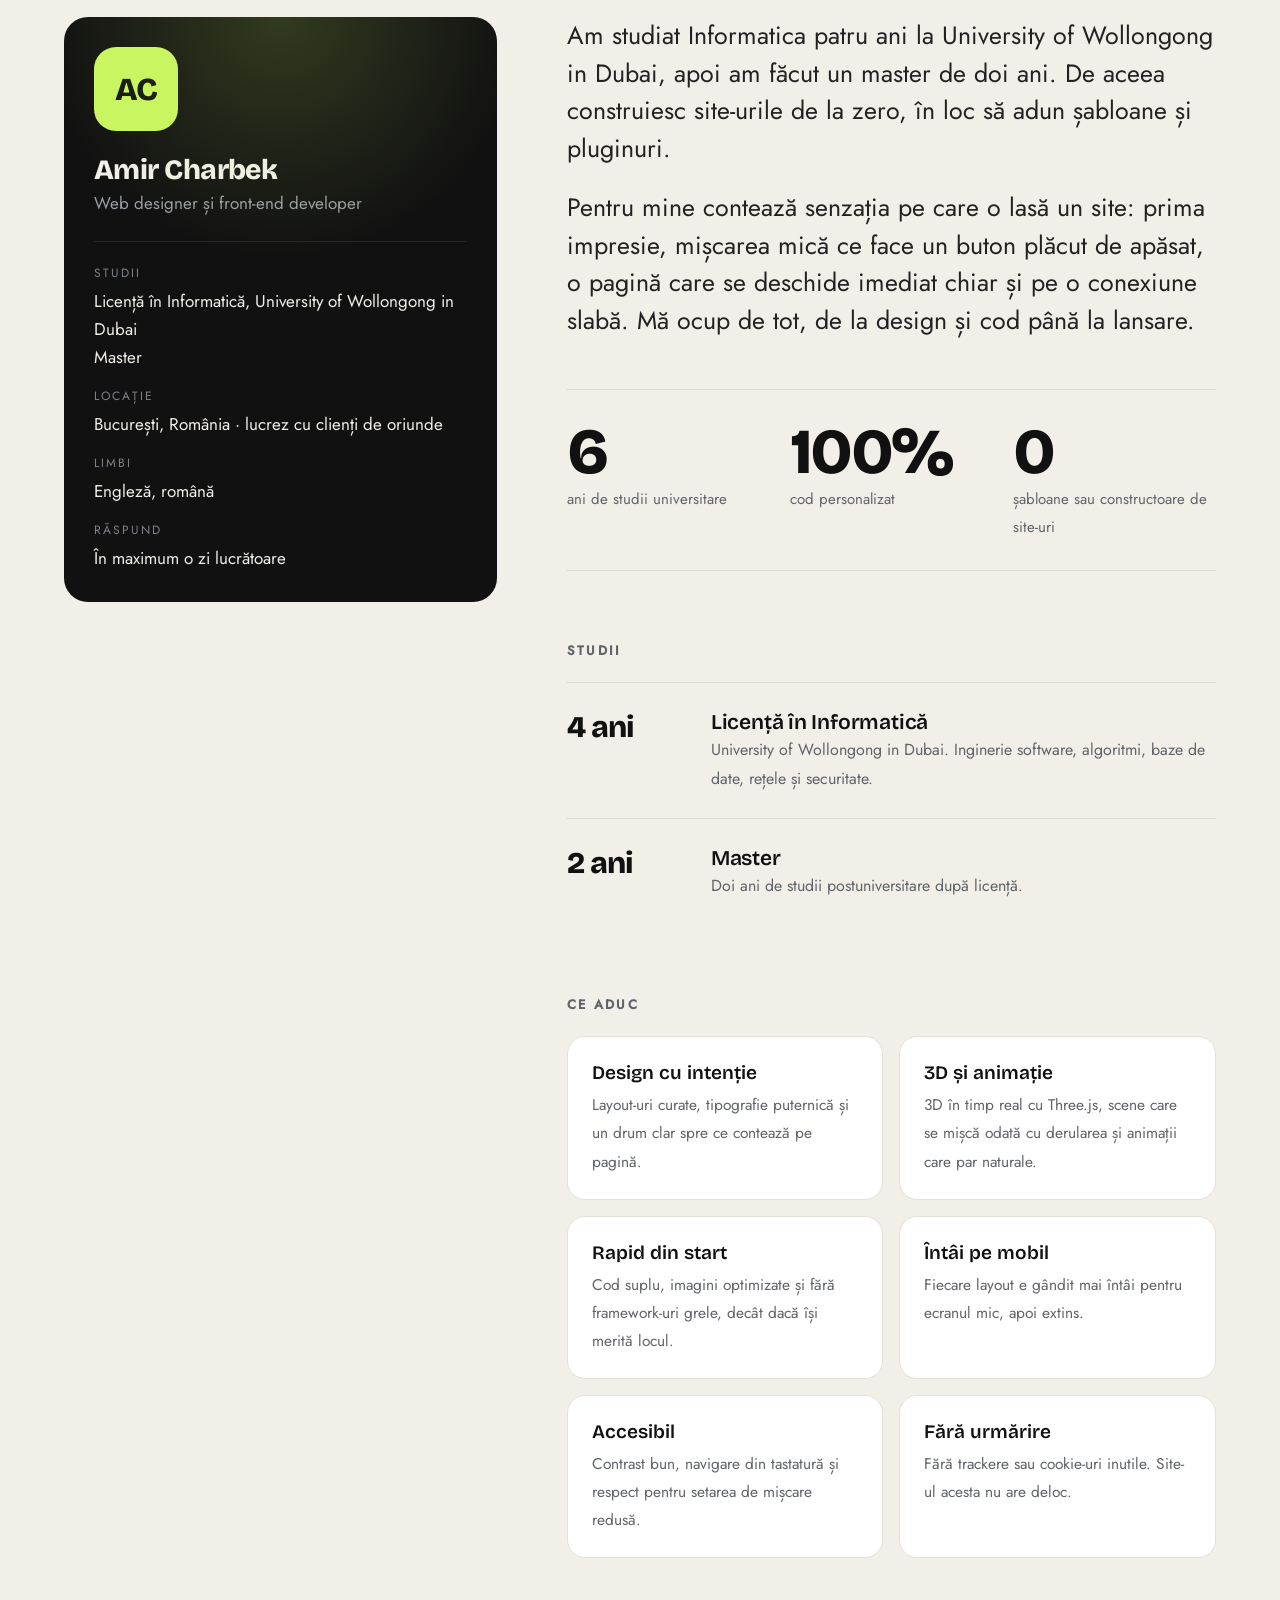
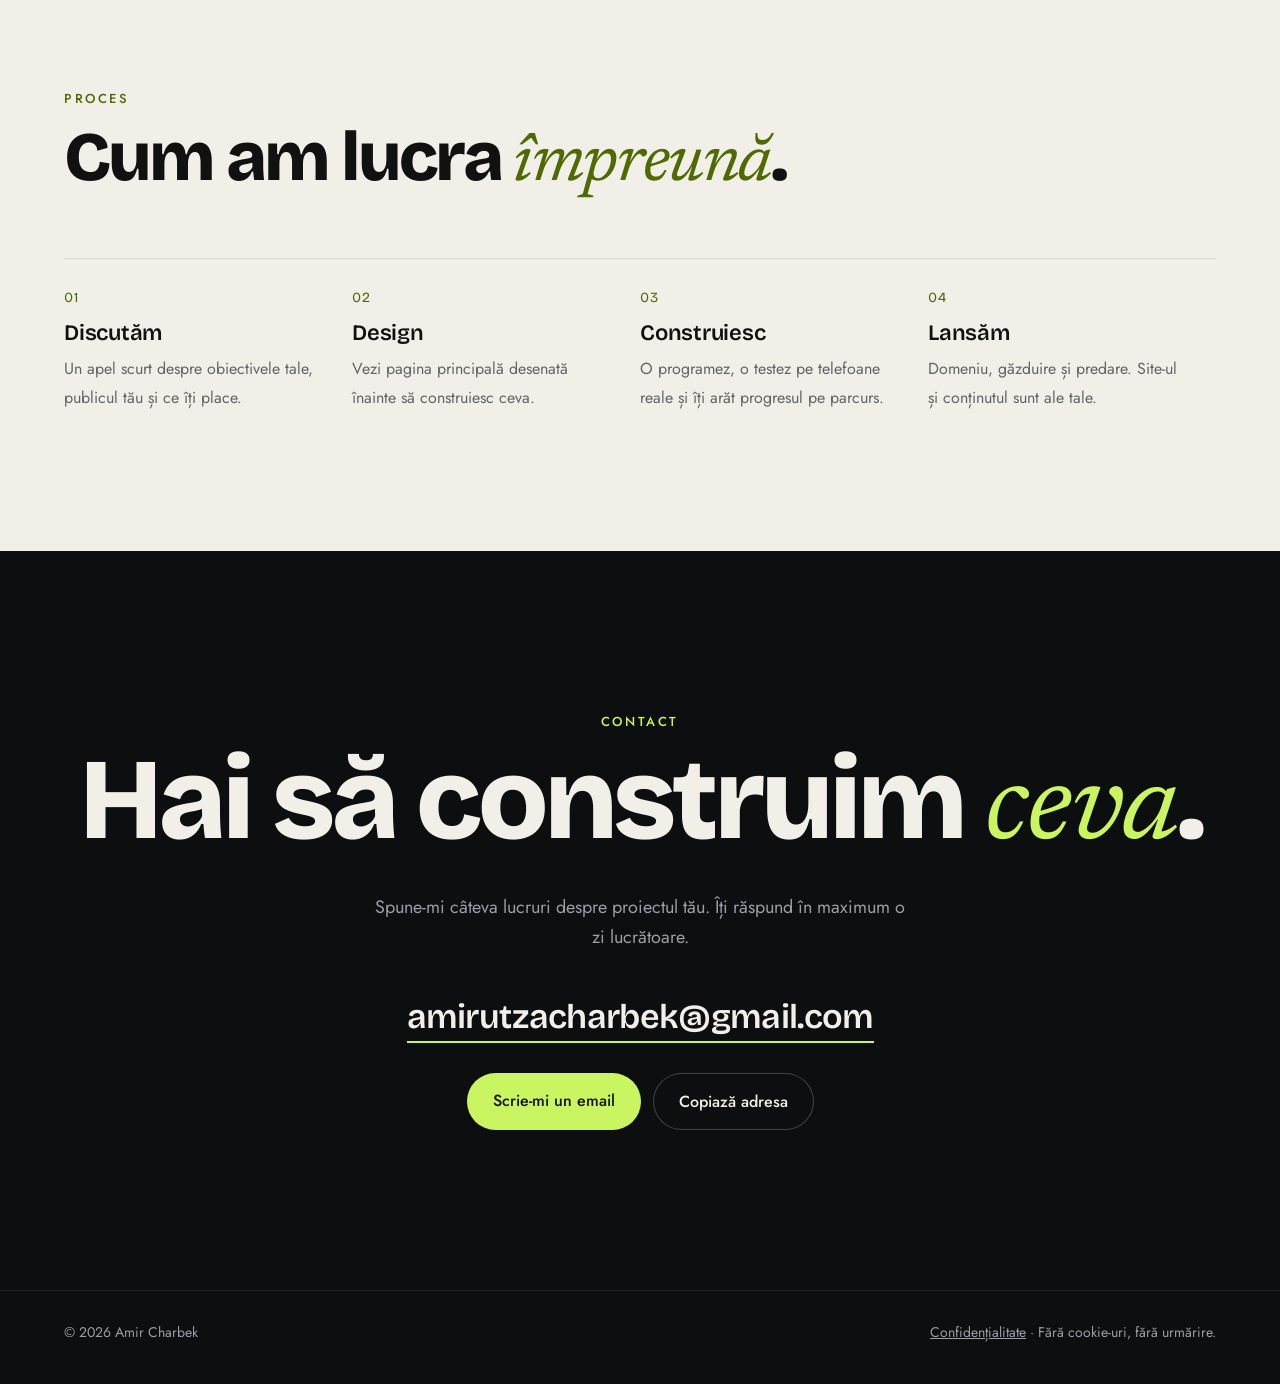
<file: despre/index.html>
<!doctype html><meta charset="utf-8"><title>Amir Charbek</title><meta name="robots" content="noindex"><link rel="canonical" href="/#about"><meta http-equiv="refresh" content="0; url=/#about"><script>location.replace("/#about")</script>
</file>
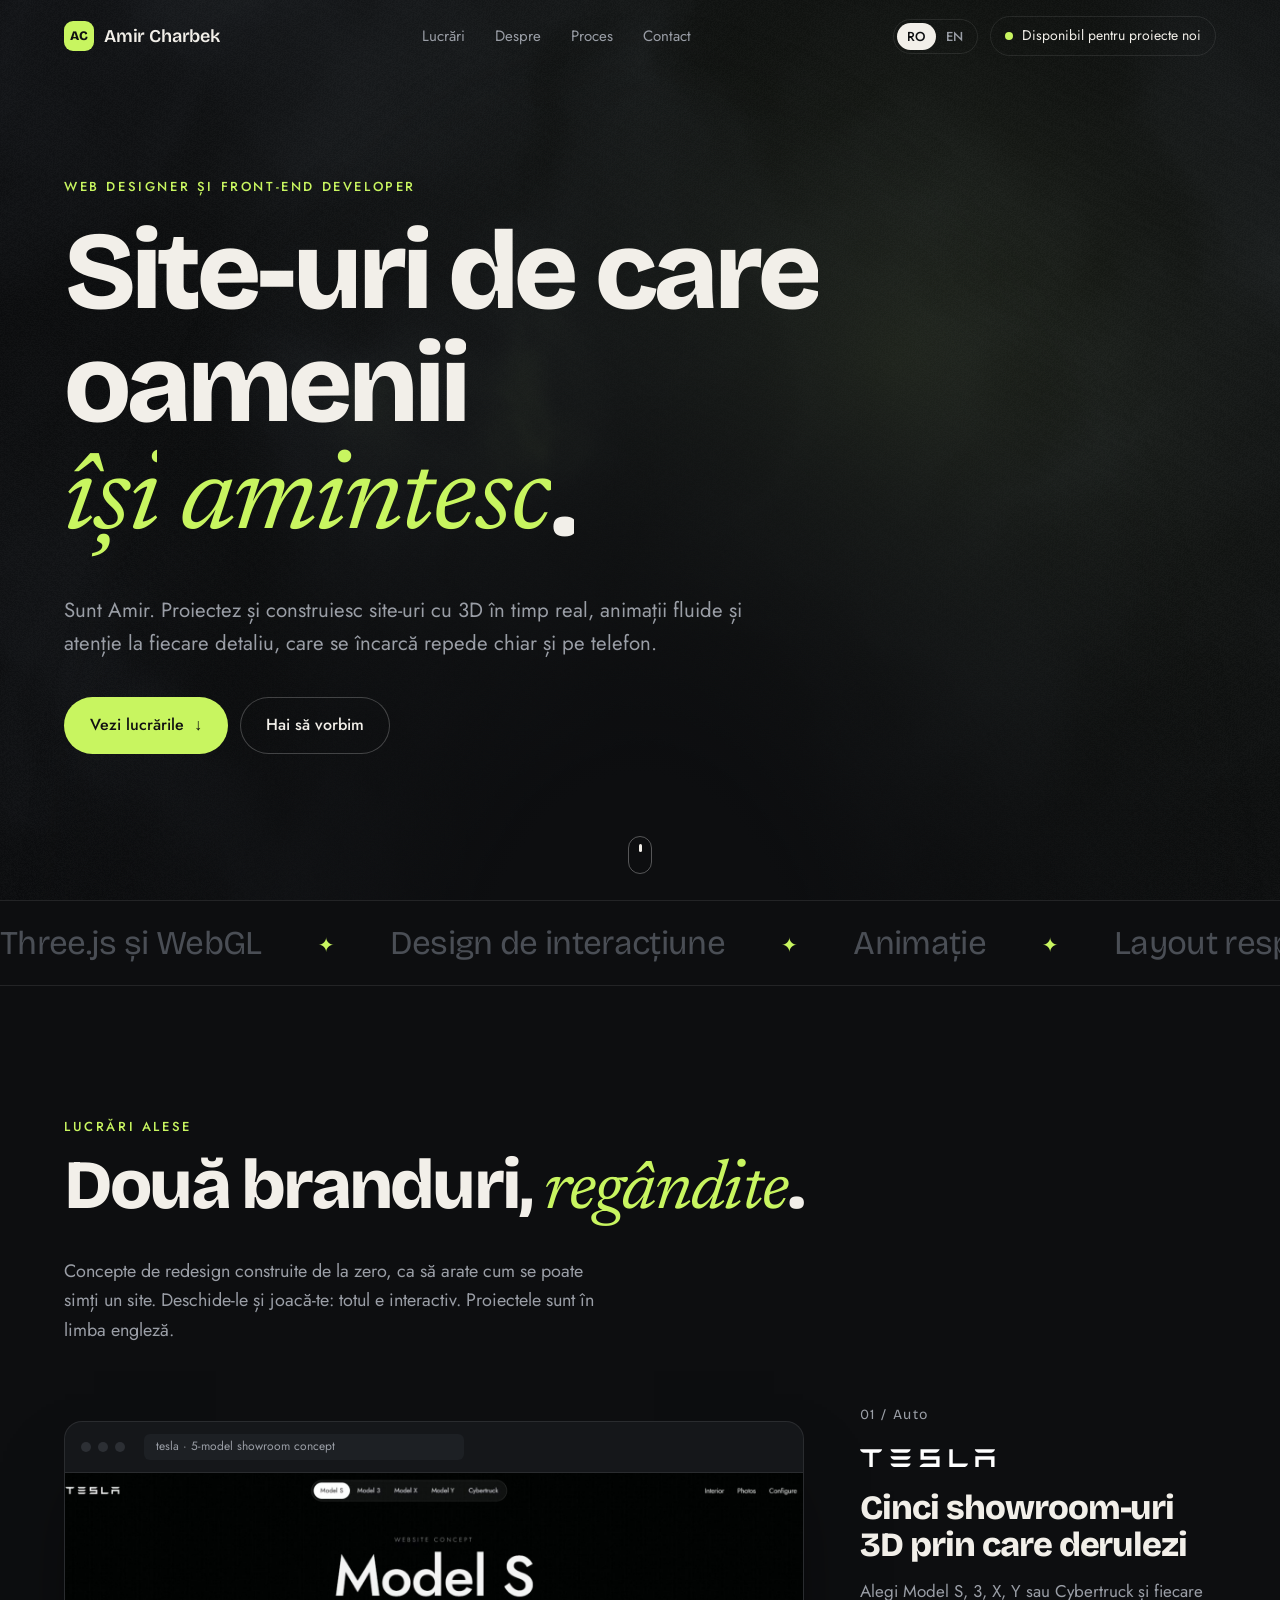
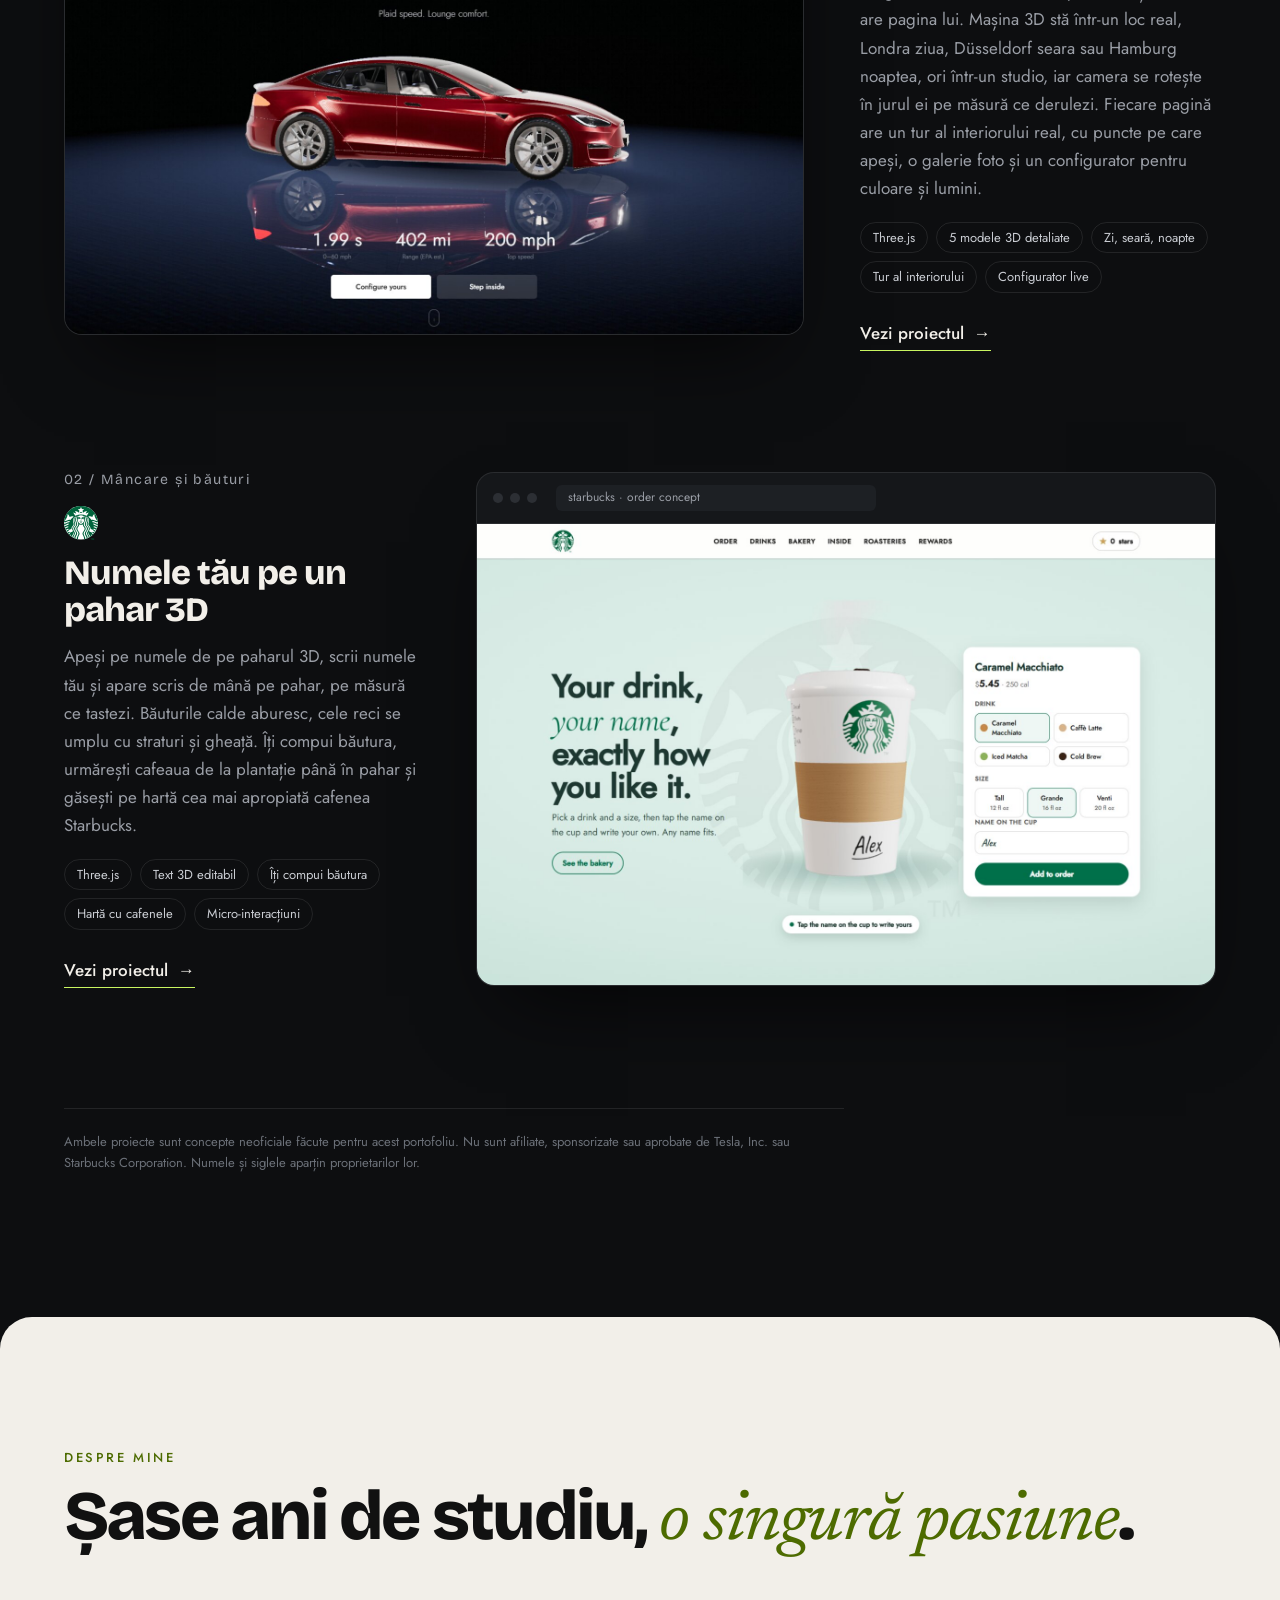
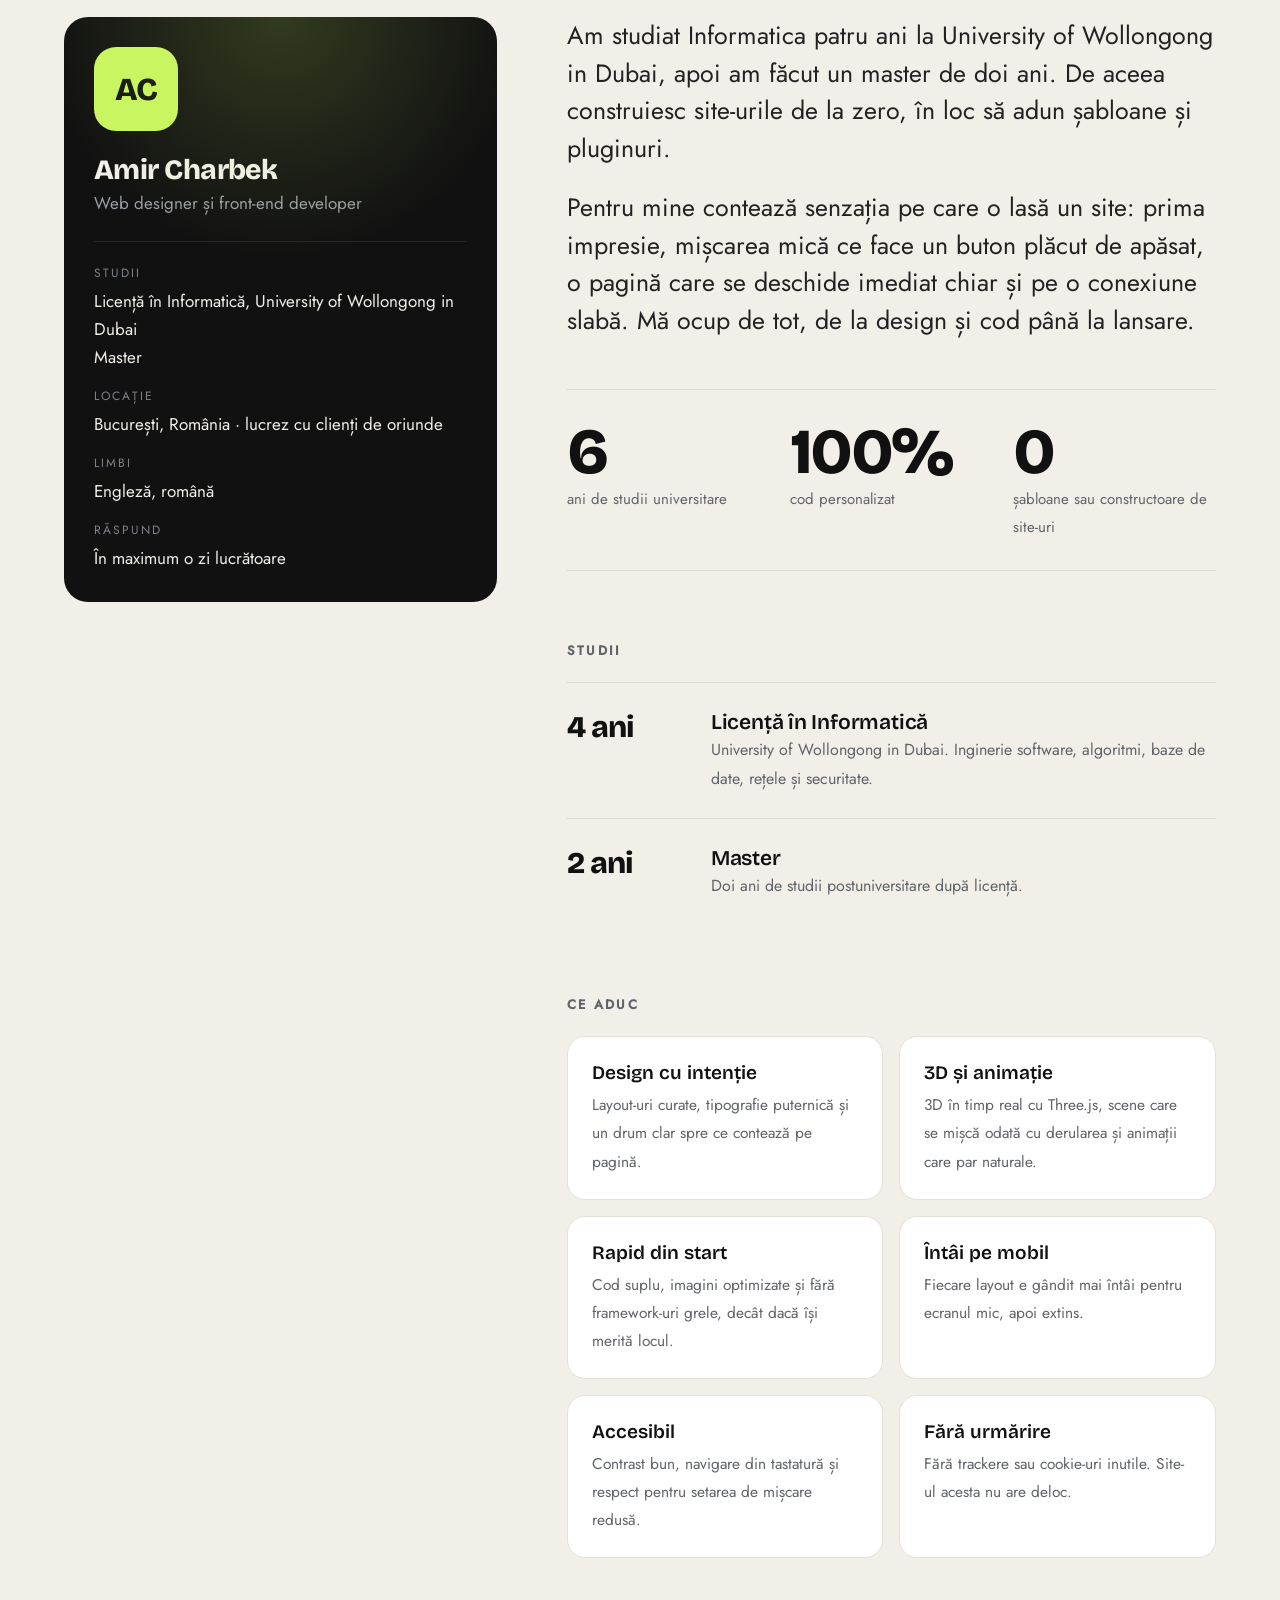
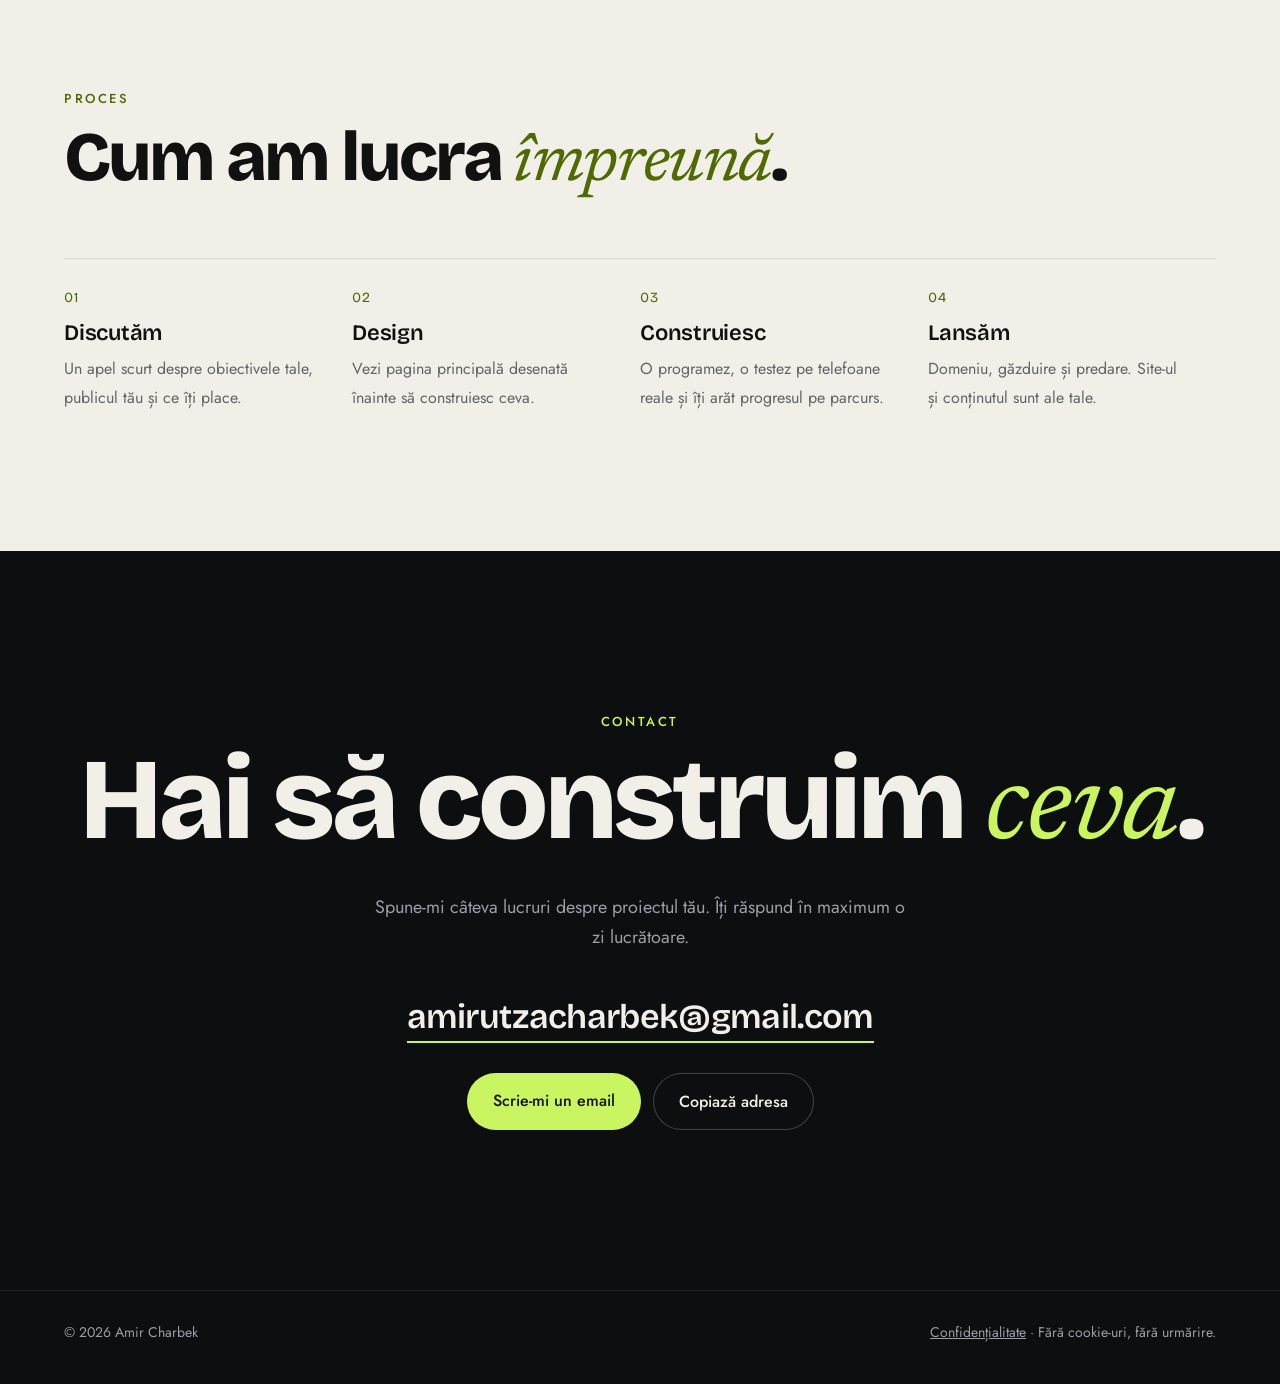
<file: exemplu/index.html>
<!doctype html><meta charset="utf-8"><title>Amir Charbek</title><meta name="robots" content="noindex"><link rel="canonical" href="/"><meta http-equiv="refresh" content="0; url=/"><script>location.replace("/")</script>
</file>
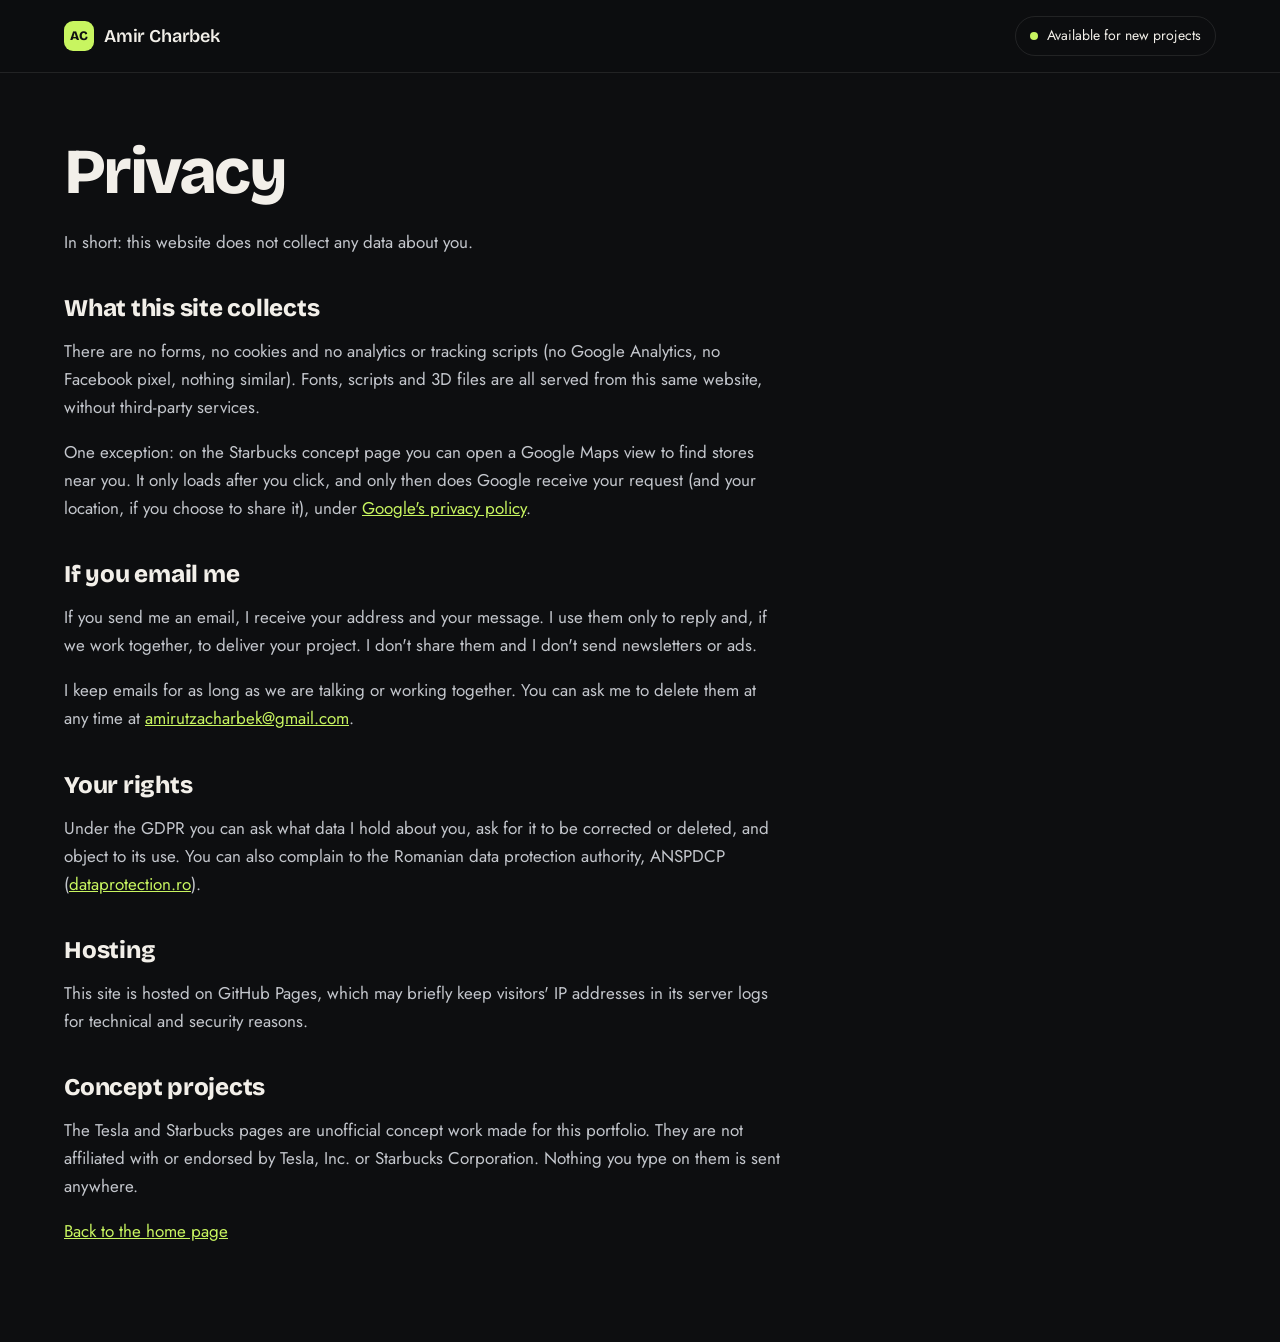
<file: privacy/index.html>
<!doctype html>
<html lang="en">
<head>
<meta charset="utf-8">
<meta name="viewport" content="width=device-width, initial-scale=1">
<title>Privacy · Amir Charbek</title>
<meta name="theme-color" content="#0d0e10">
<link rel="stylesheet" href="/fonts/fonts.css">
<link rel="stylesheet" href="/style.css">
</head>
<body>
<header class="top solid">
  <div class="wrap">
    <a class="brand" href="/"><i aria-hidden="true">AC</i>Amir Charbek</a>
    <a class="avail" href="/#contact"><b aria-hidden="true"></b><span>Available for new projects</span></a>
  </div>
</header>
<div class="wrap">
  <main class="page">
    <h1>Privacy</h1>
    <p>In short: this website does not collect any data about you.</p>

    <h2>What this site collects</h2>
    <p>There are no forms, no cookies and no analytics or tracking scripts (no Google Analytics, no Facebook pixel, nothing similar). Fonts, scripts and 3D files are all served from this same website, without third-party services.</p>
    <p>One exception: on the Starbucks concept page you can open a Google Maps view to find stores near you. It only loads after you click, and only then does Google receive your request (and your location, if you choose to share it), under <a href="https://policies.google.com/privacy" rel="noopener">Google's privacy policy</a>.</p>

    <h2>If you email me</h2>
    <p>If you send me an email, I receive your address and your message. I use them only to reply and, if we work together, to deliver your project. I don't share them and I don't send newsletters or ads.</p>
    <p>I keep emails for as long as we are talking or working together. You can ask me to delete them at any time at <a href="mailto:amirutzacharbek@gmail.com">amirutzacharbek@gmail.com</a>.</p>

    <h2>Your rights</h2>
    <p>Under the GDPR you can ask what data I hold about you, ask for it to be corrected or deleted, and object to its use. You can also complain to the Romanian data protection authority, ANSPDCP (<a href="https://www.dataprotection.ro">dataprotection.ro</a>).</p>

    <h2>Hosting</h2>
    <p>This site is hosted on GitHub Pages, which may briefly keep visitors' IP addresses in its server logs for technical and security reasons.</p>

    <h2>Concept projects</h2>
    <p>The Tesla and Starbucks pages are unofficial concept work made for this portfolio. They are not affiliated with or endorsed by Tesla, Inc. or Starbucks Corporation. Nothing you type on them is sent anywhere.</p>

    <p><a href="/">Back to the home page</a></p>
  </main>
</div>
</body>
</html>
</file>
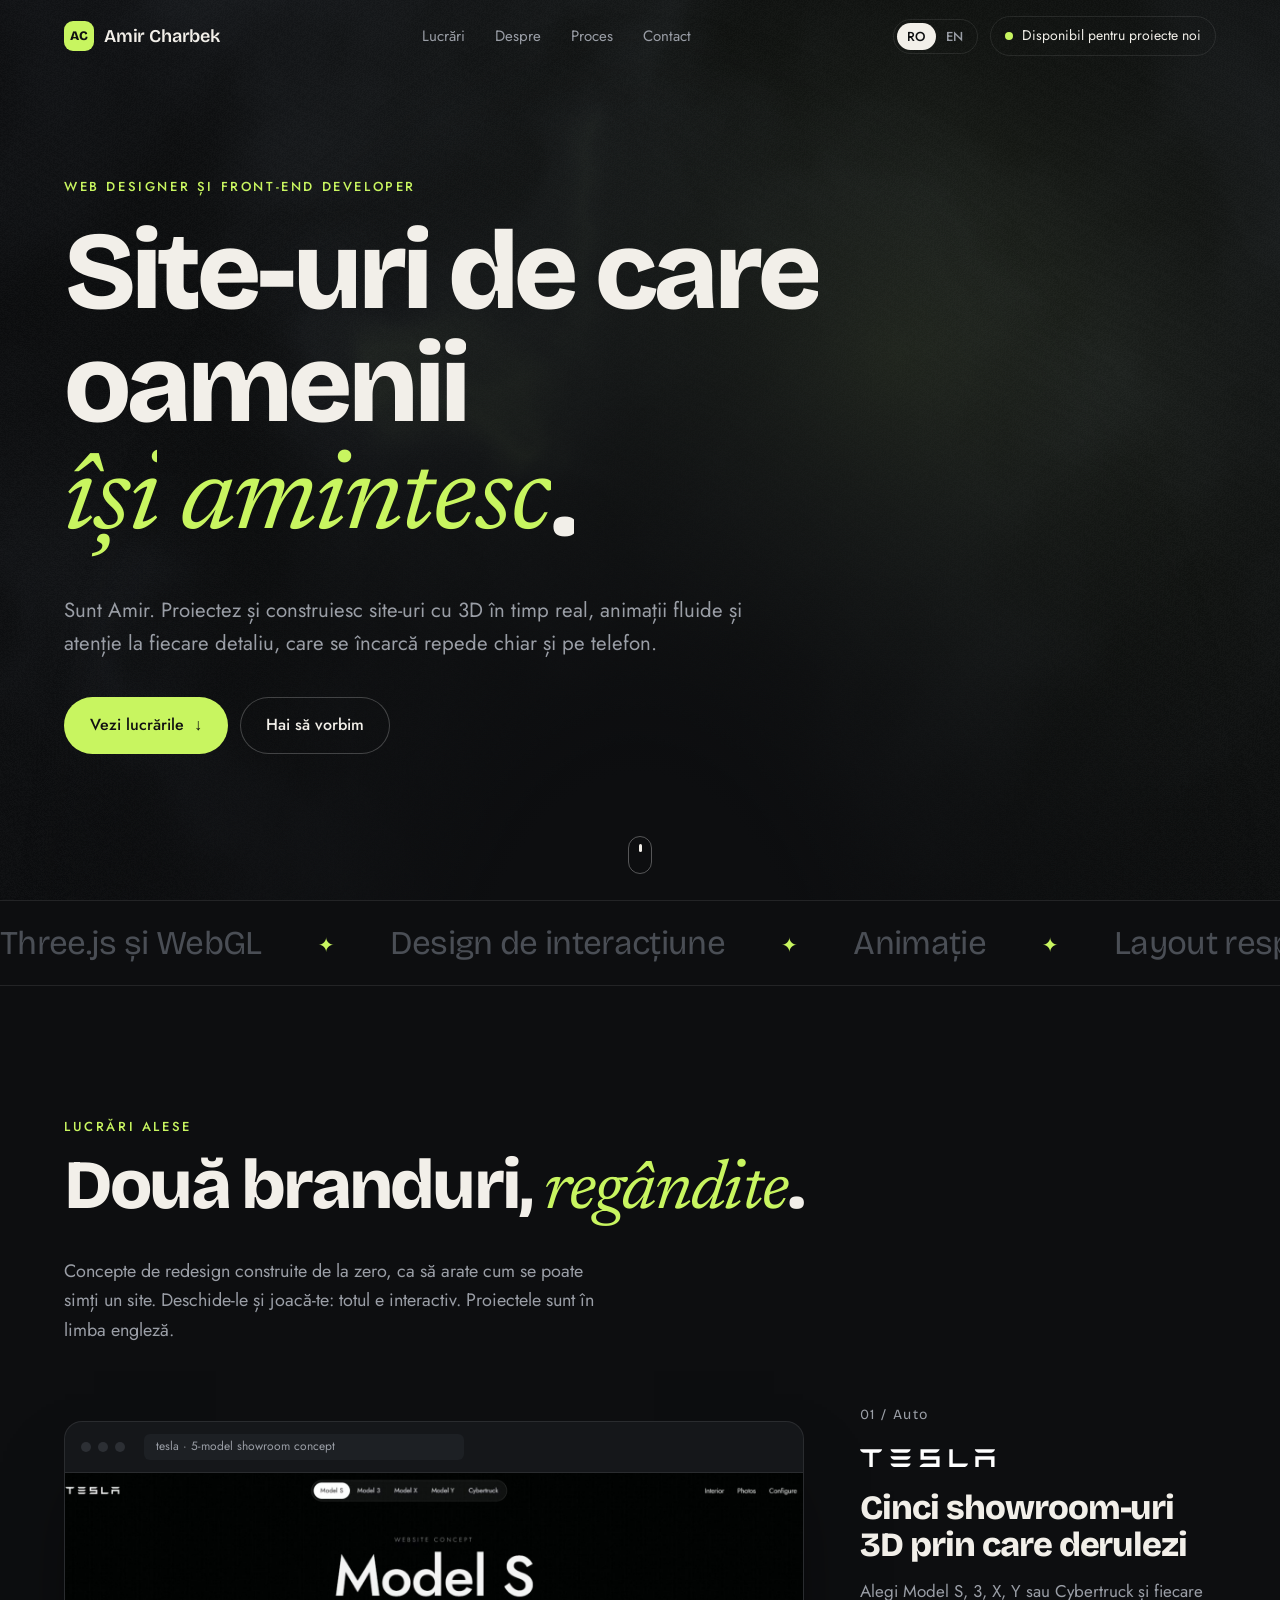
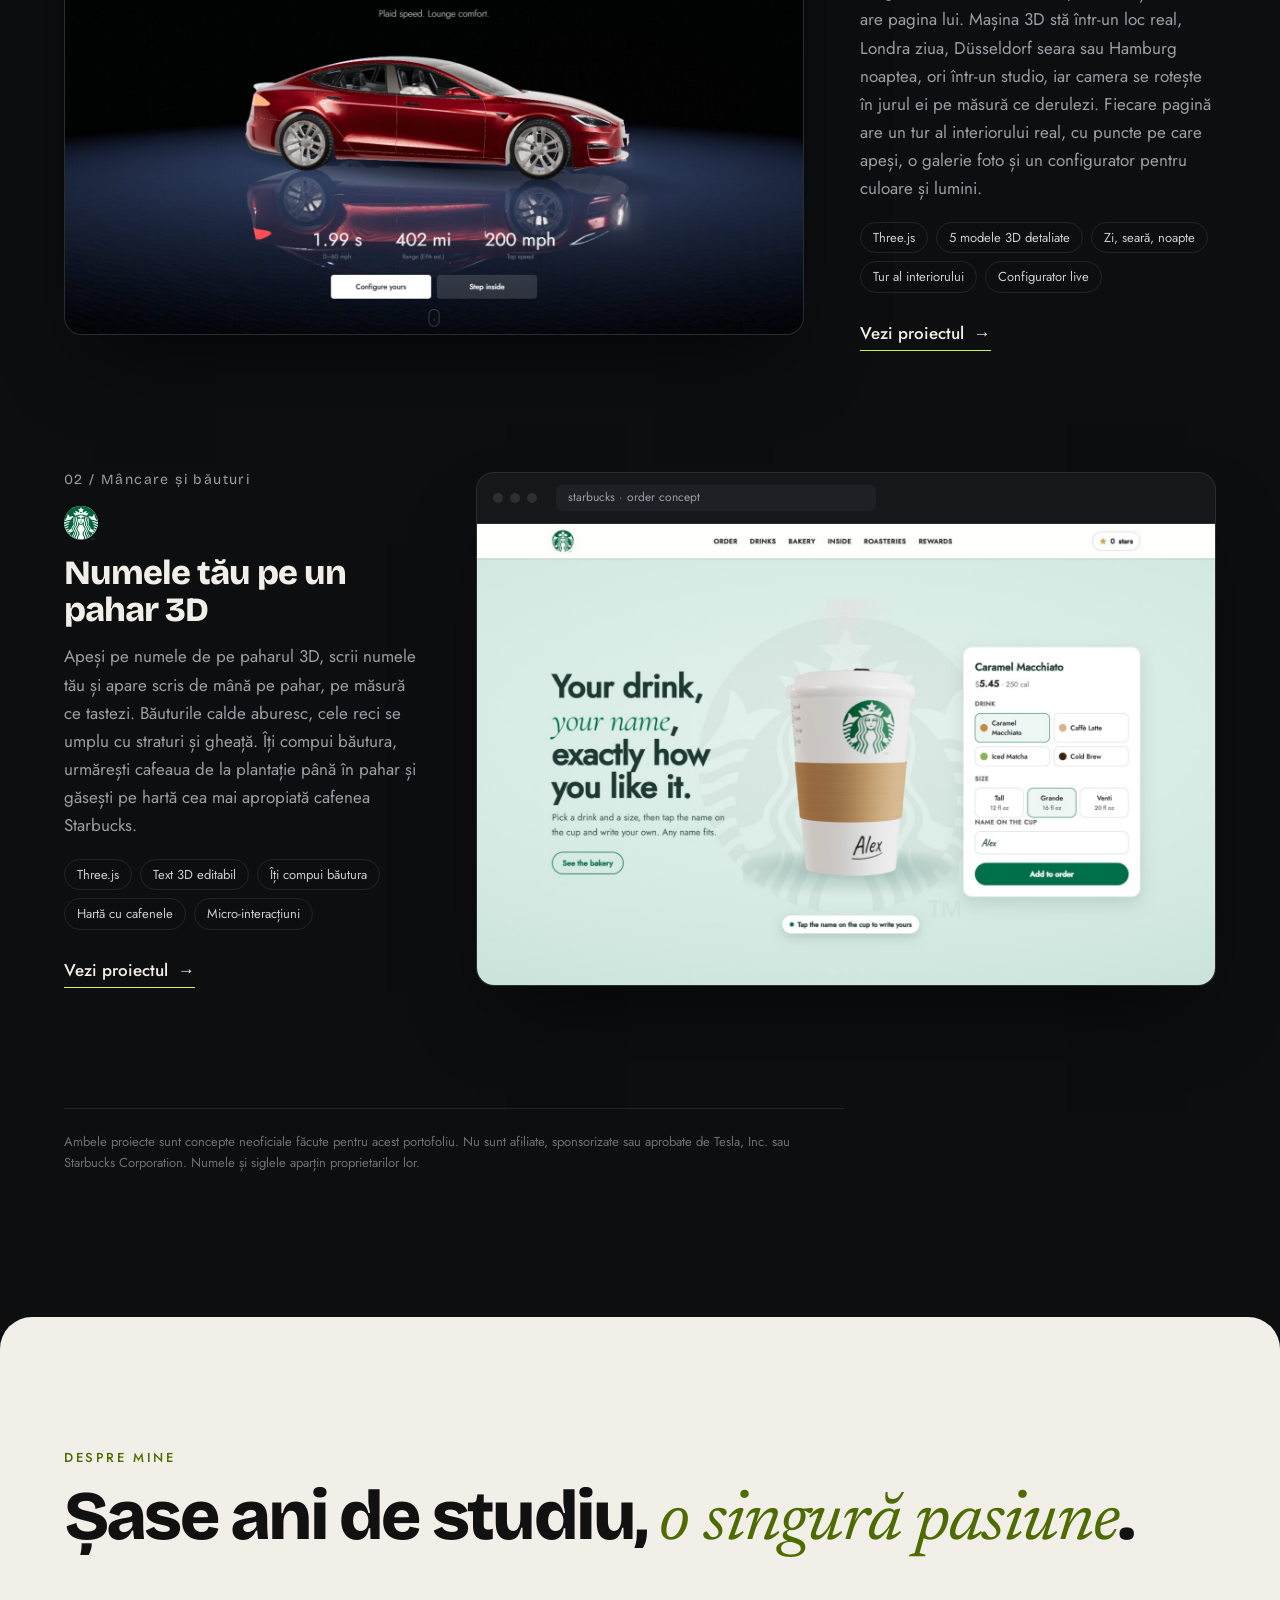
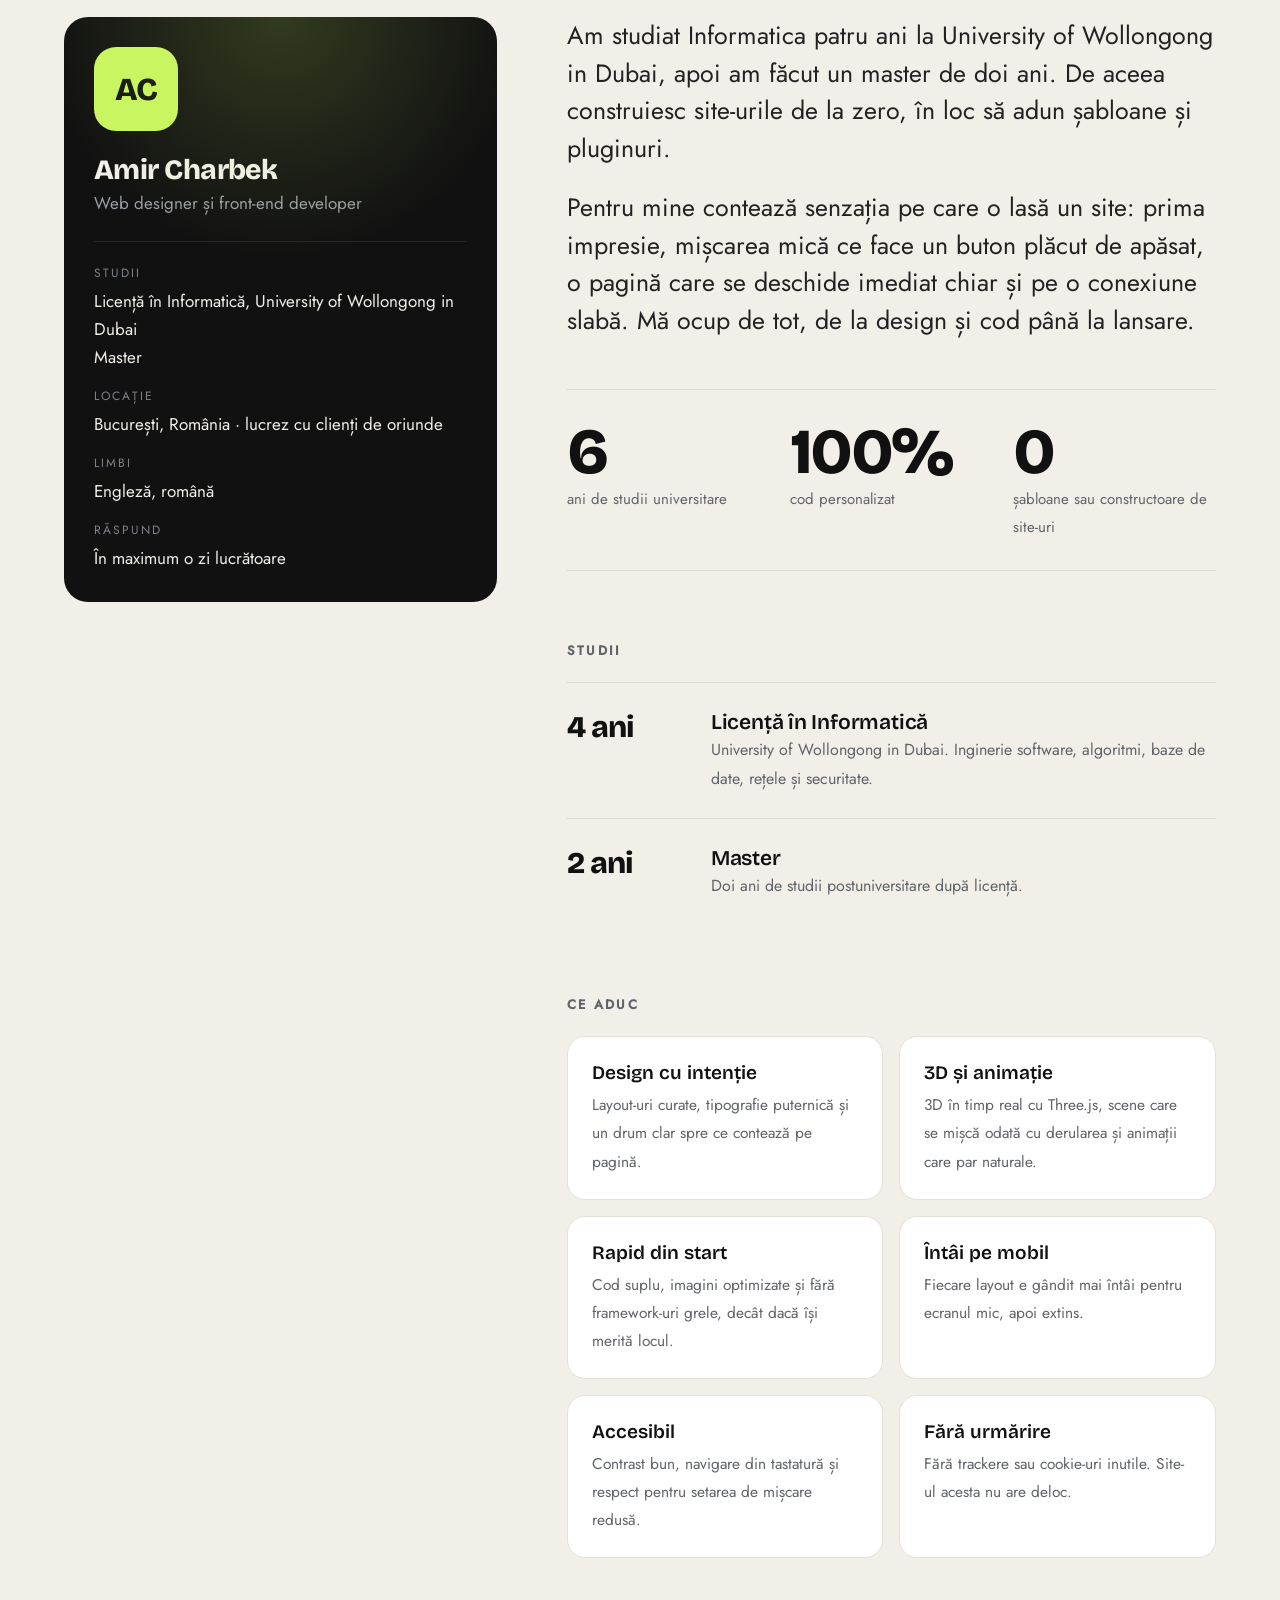
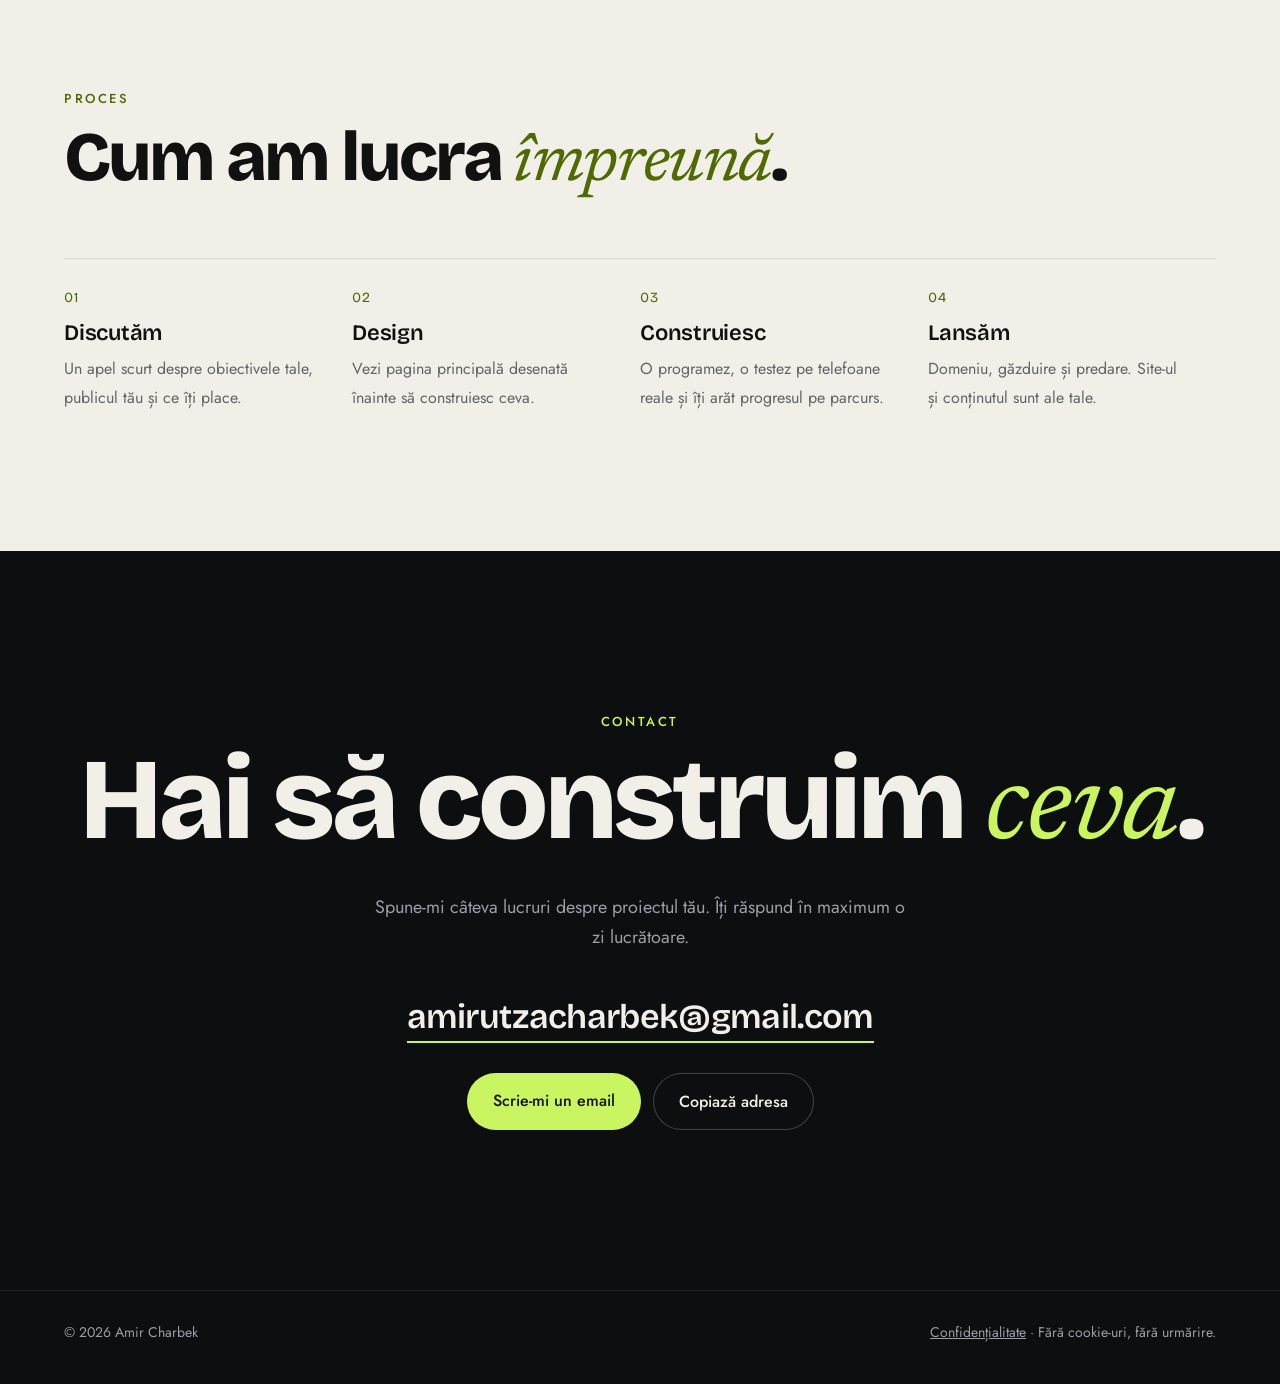
<file: proiecte/brume/index.html>
<!doctype html><meta charset="utf-8"><title>Amir Charbek</title><meta name="robots" content="noindex"><link rel="canonical" href="/#work"><meta http-equiv="refresh" content="0; url=/#work"><script>location.replace("/#work")</script>
</file>
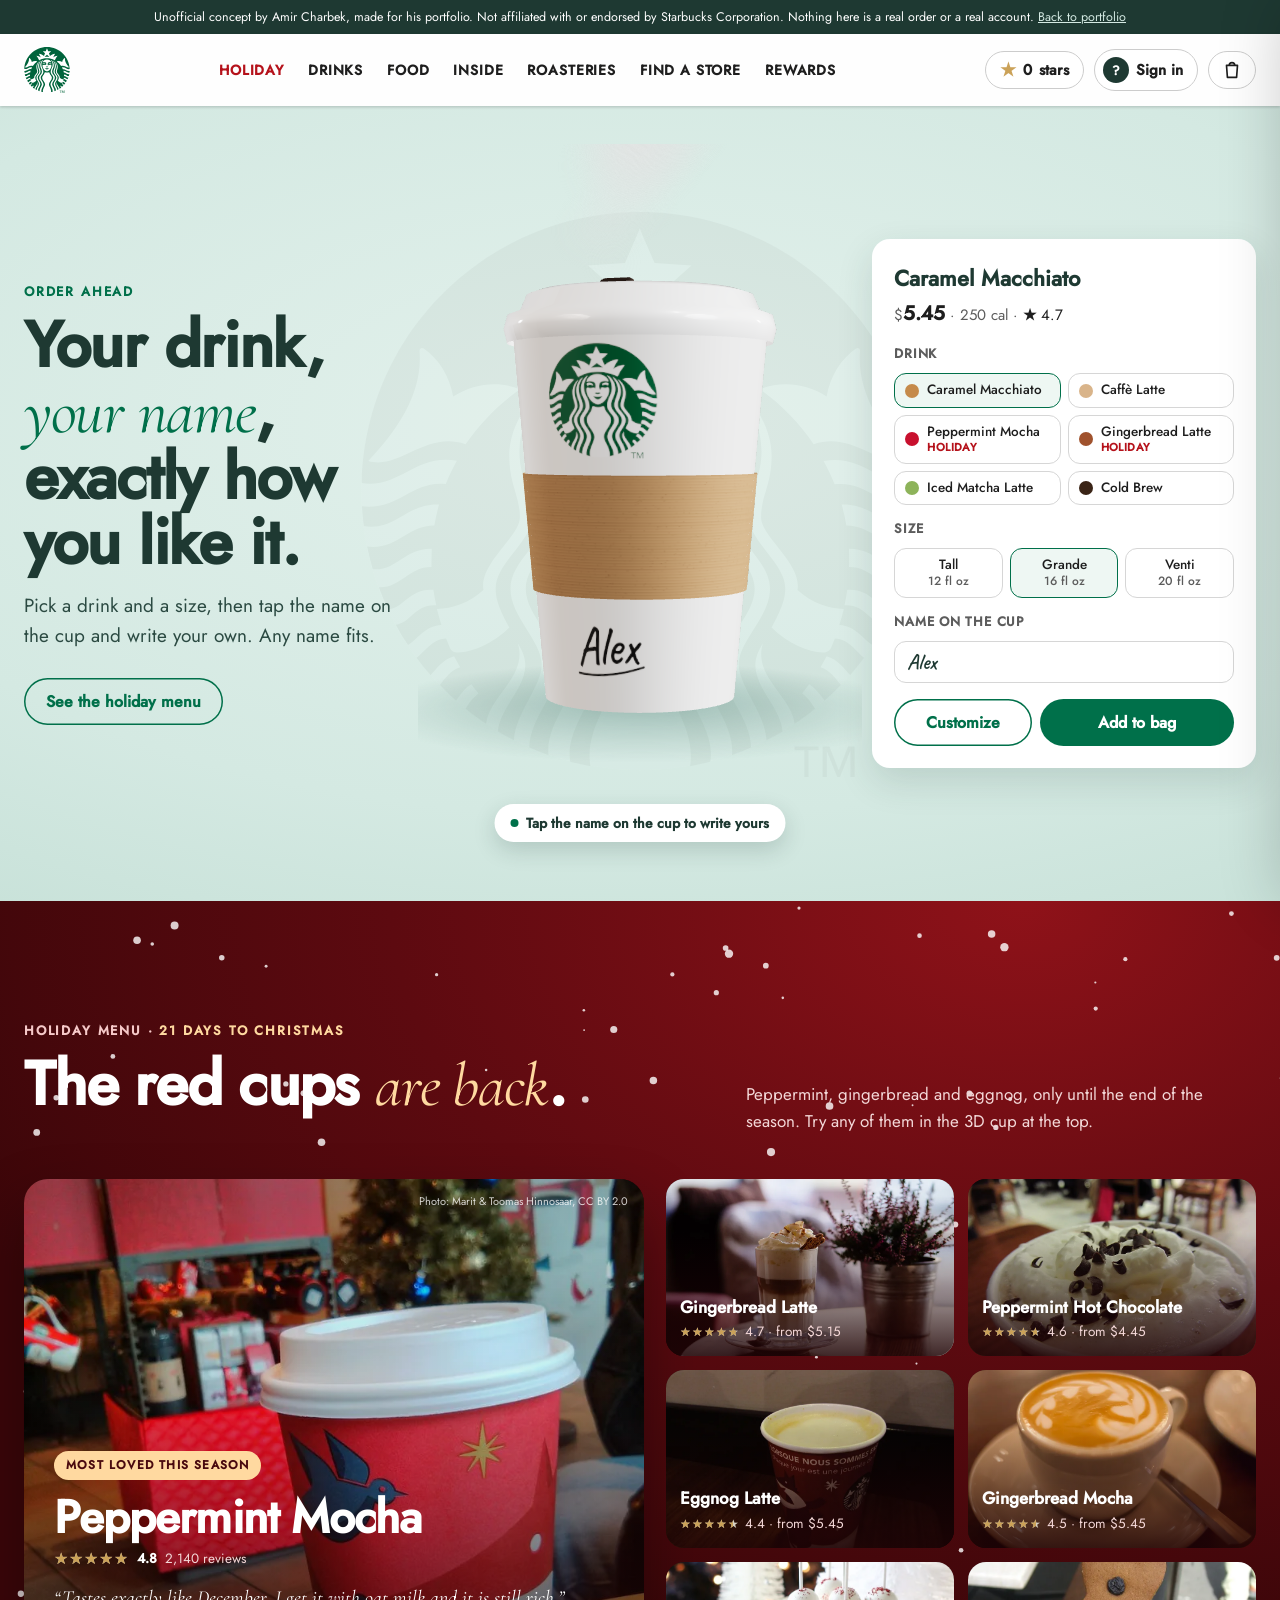
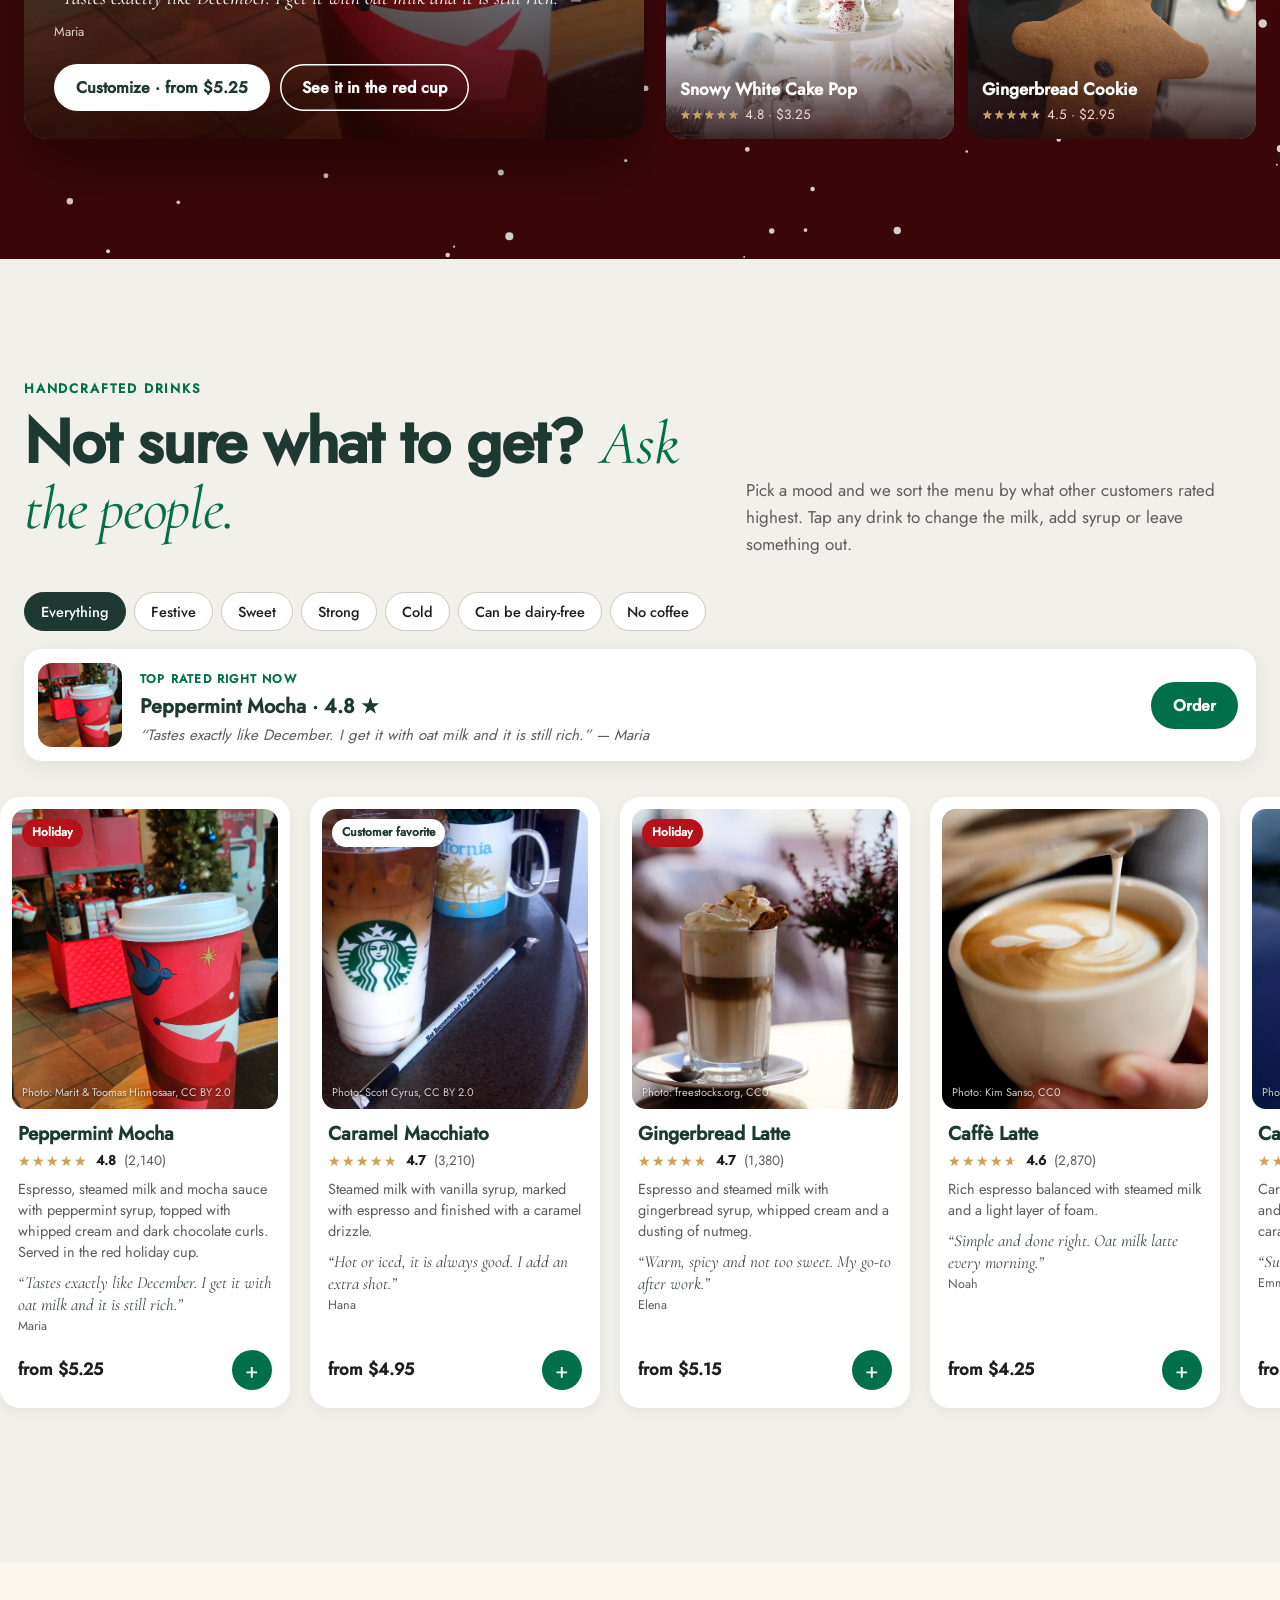
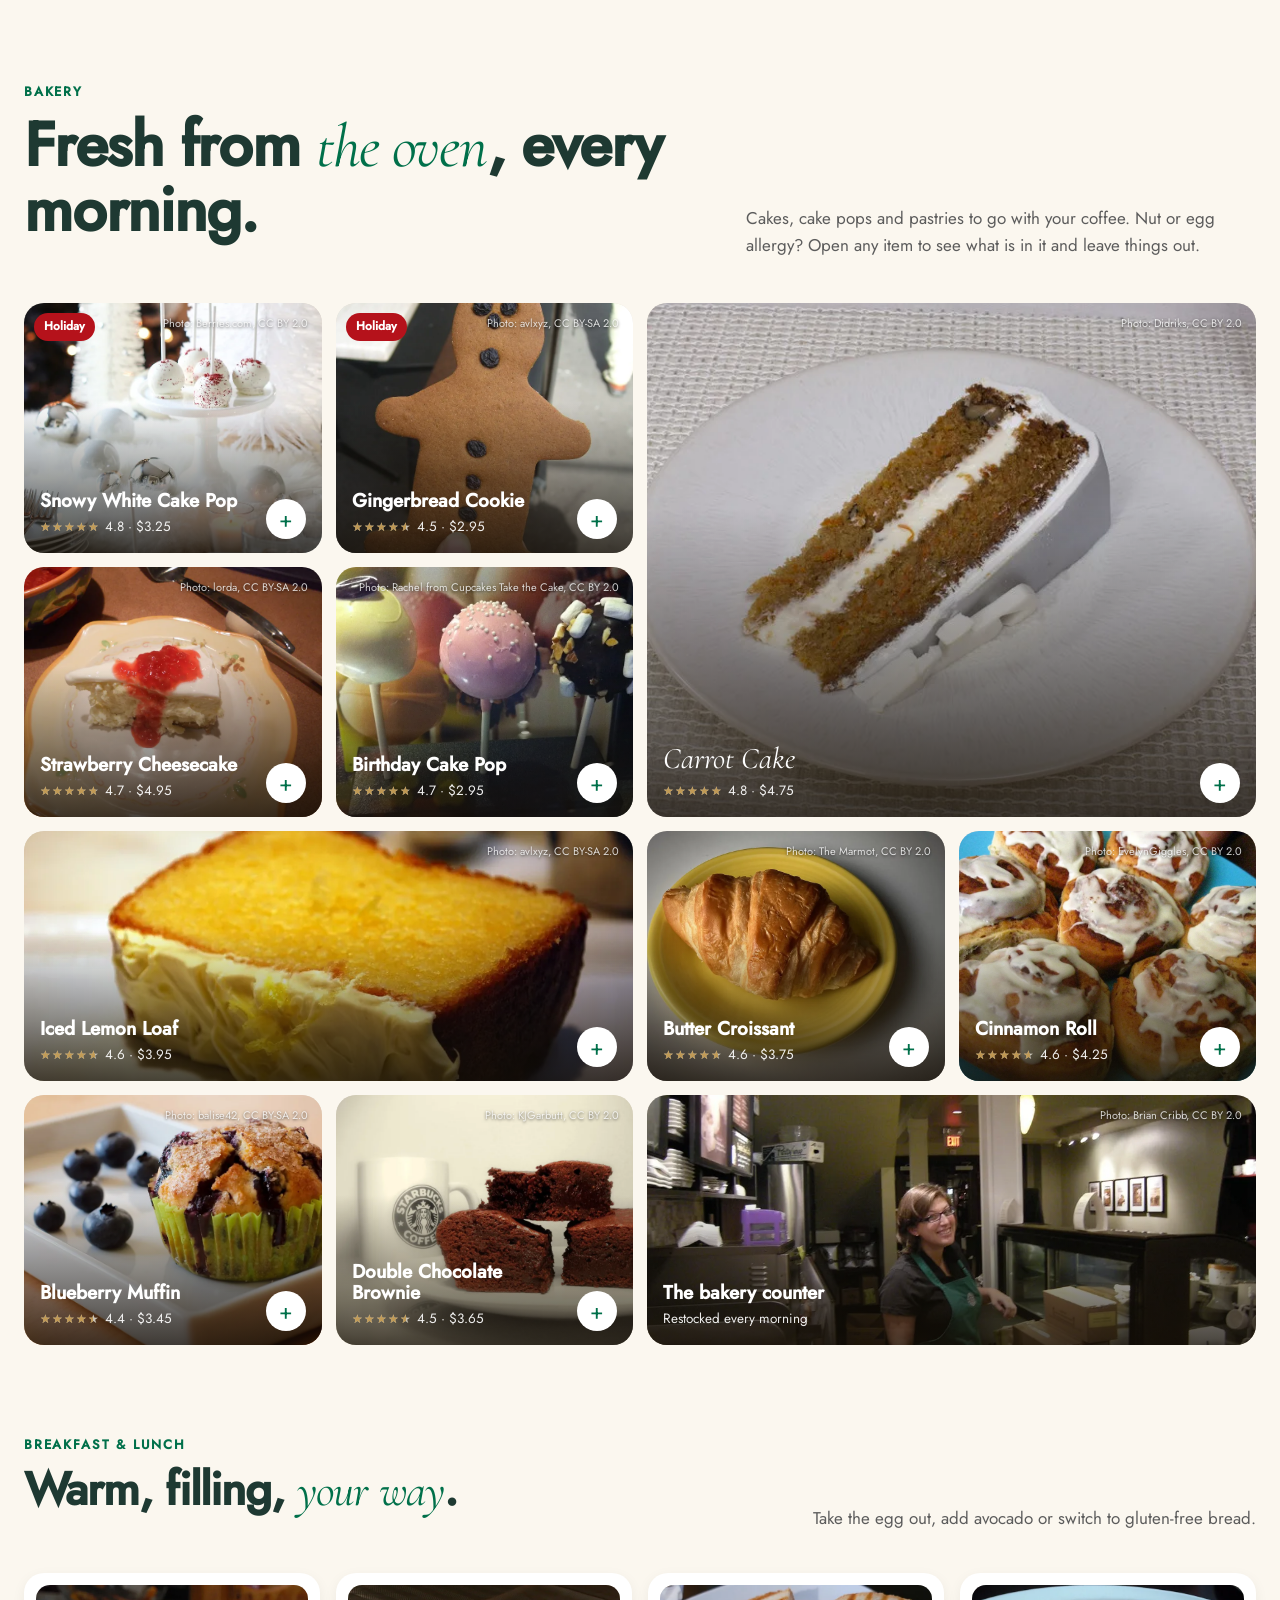
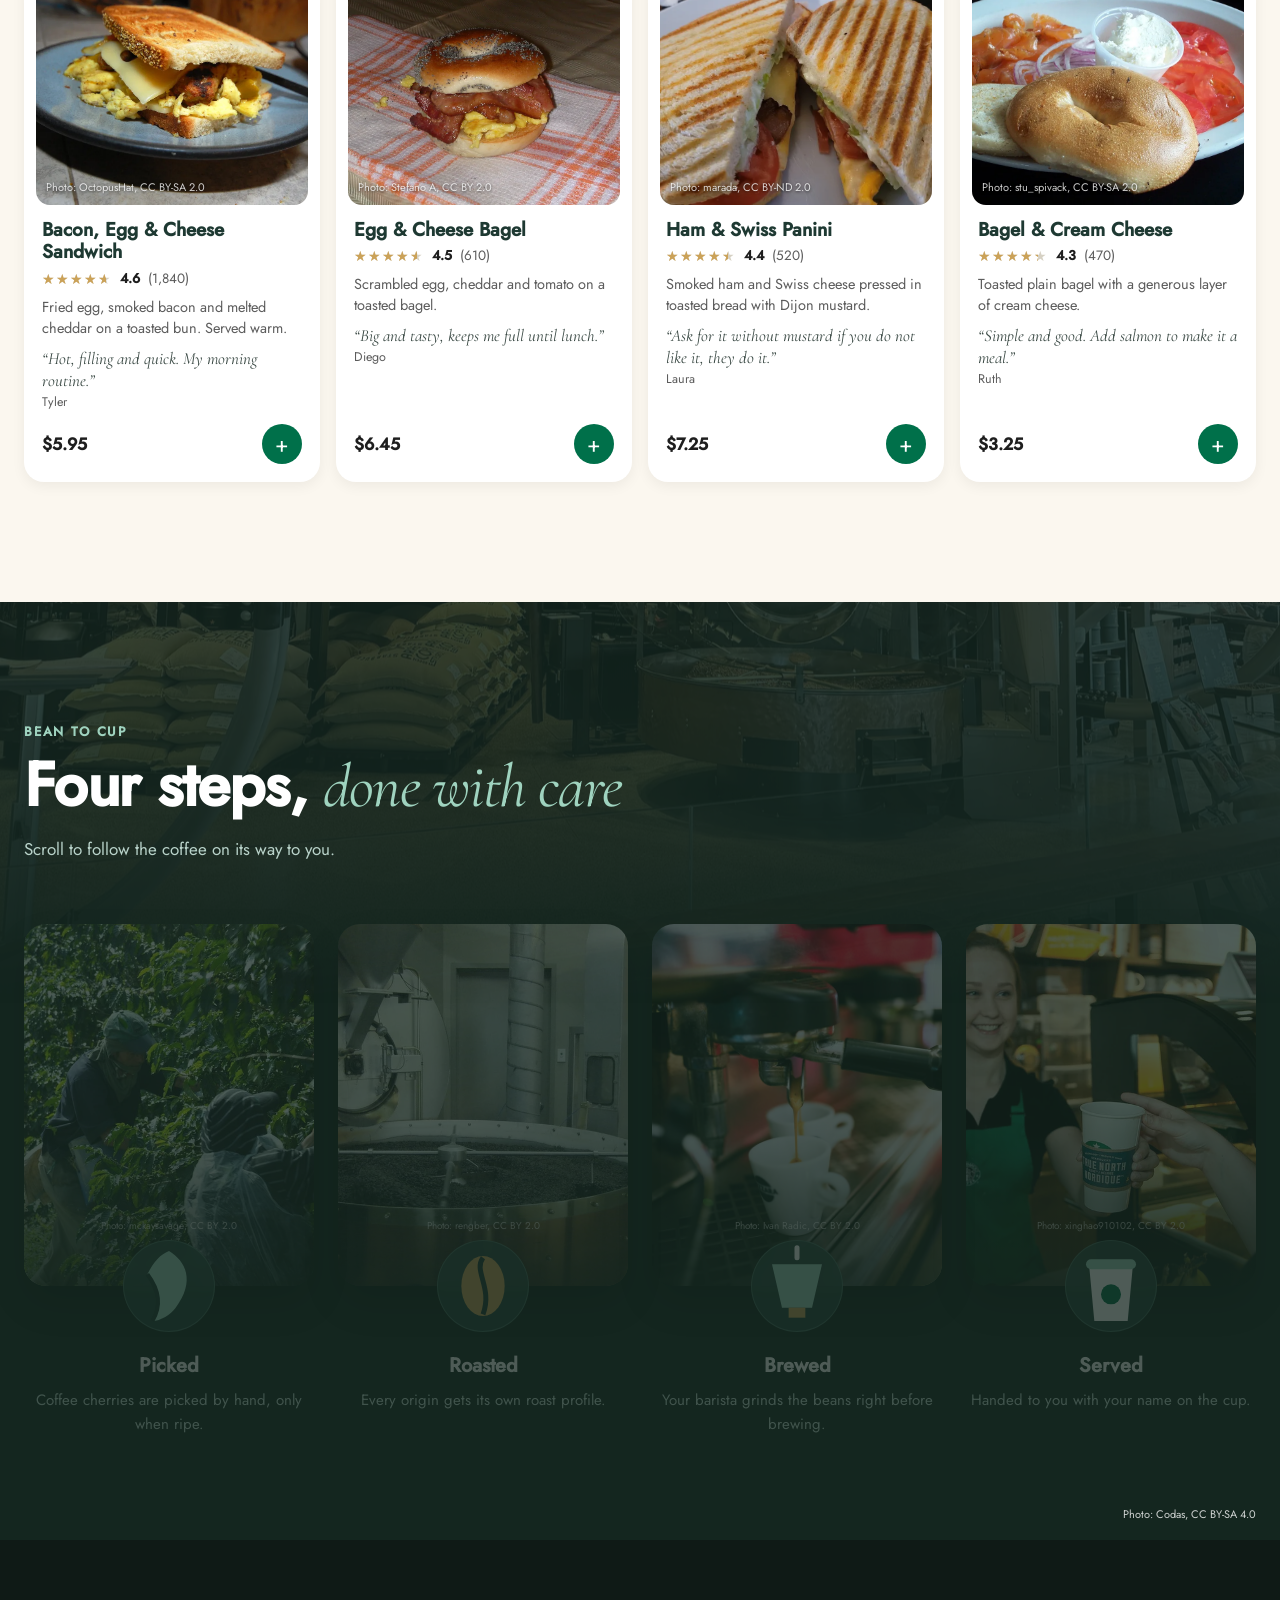
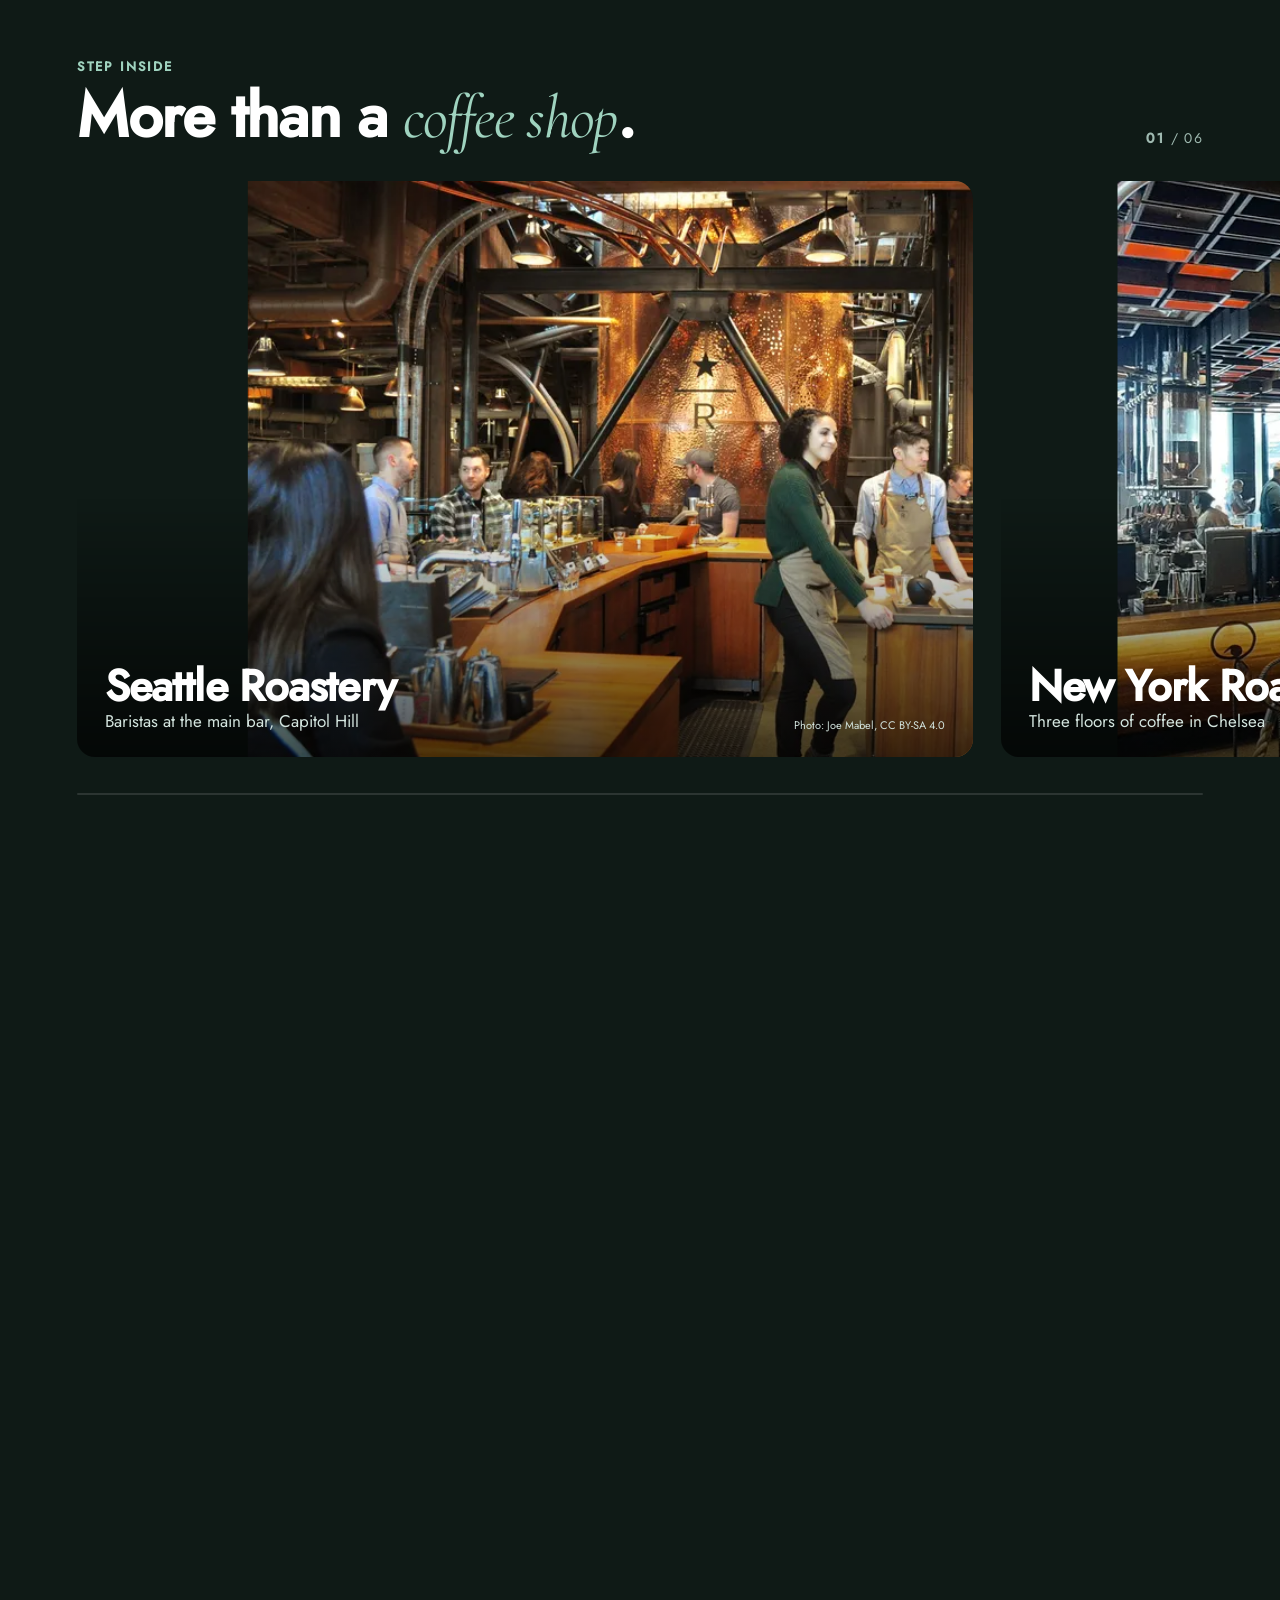
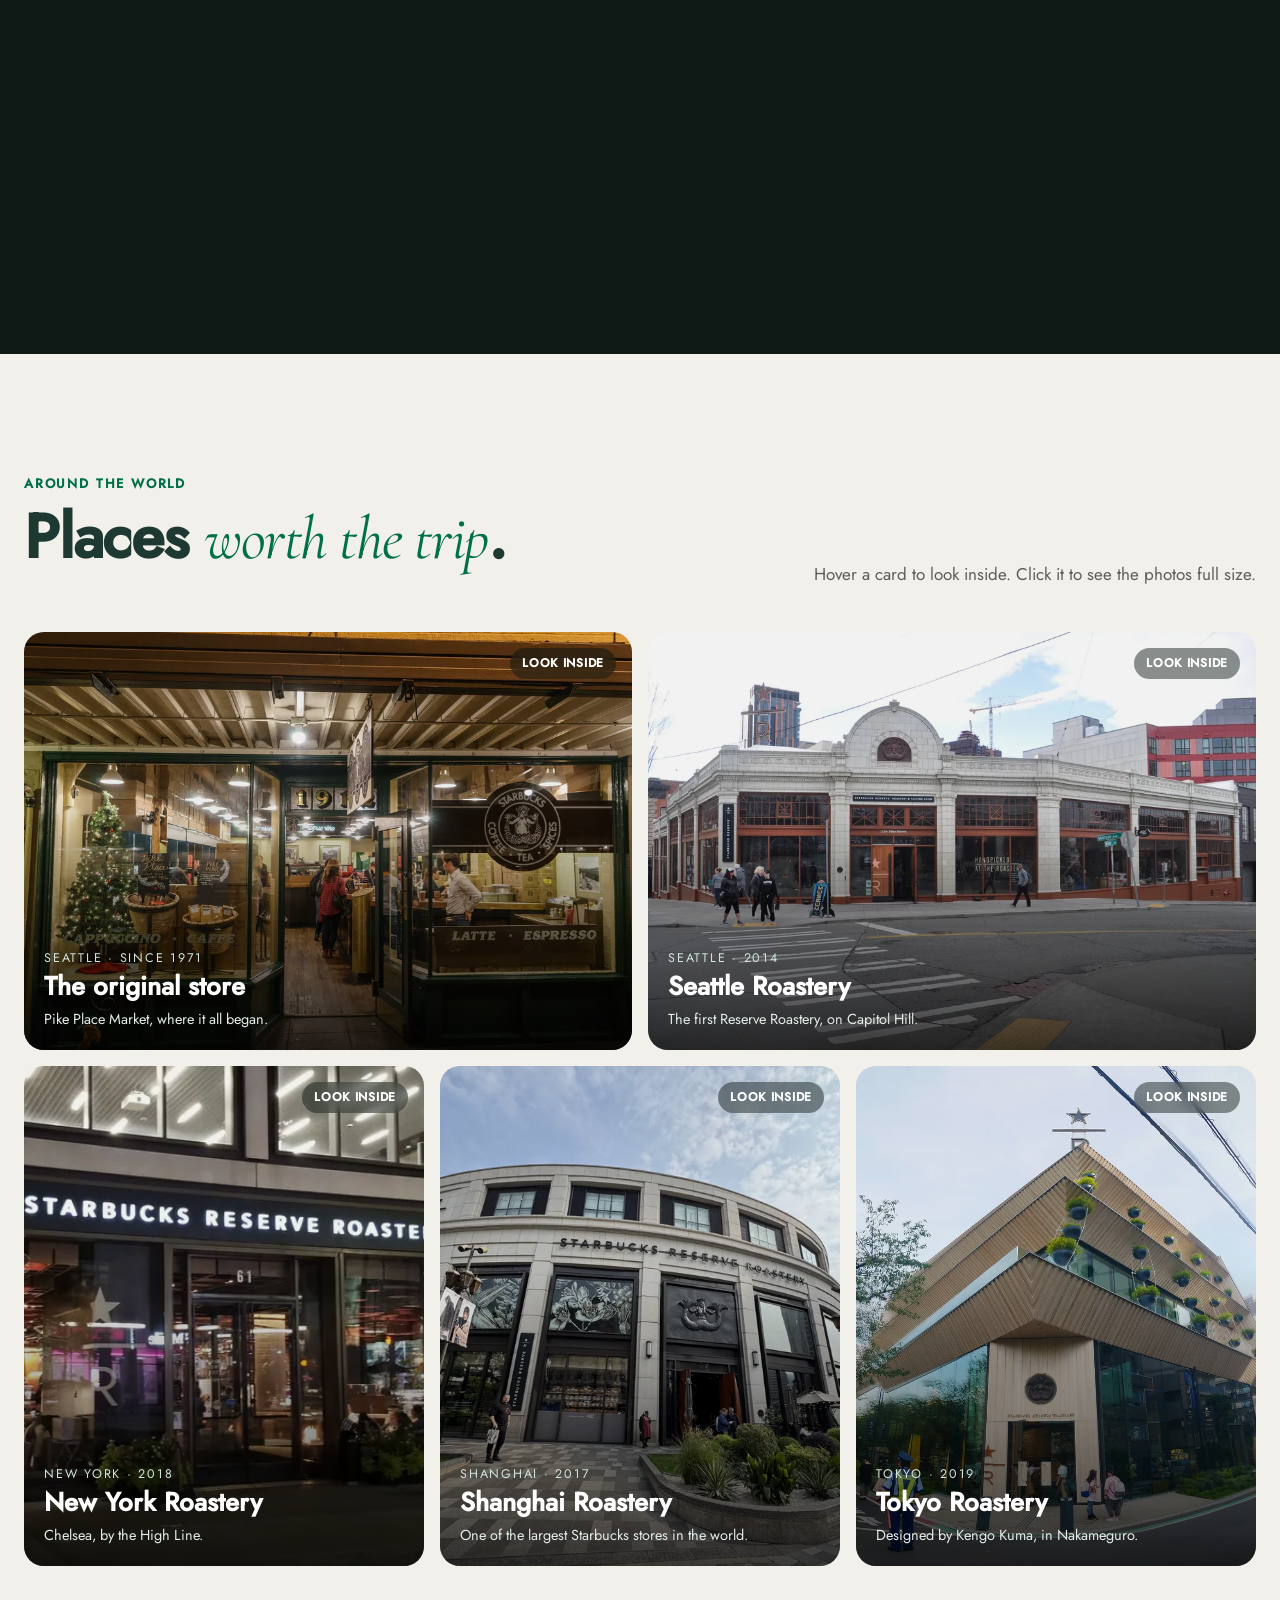
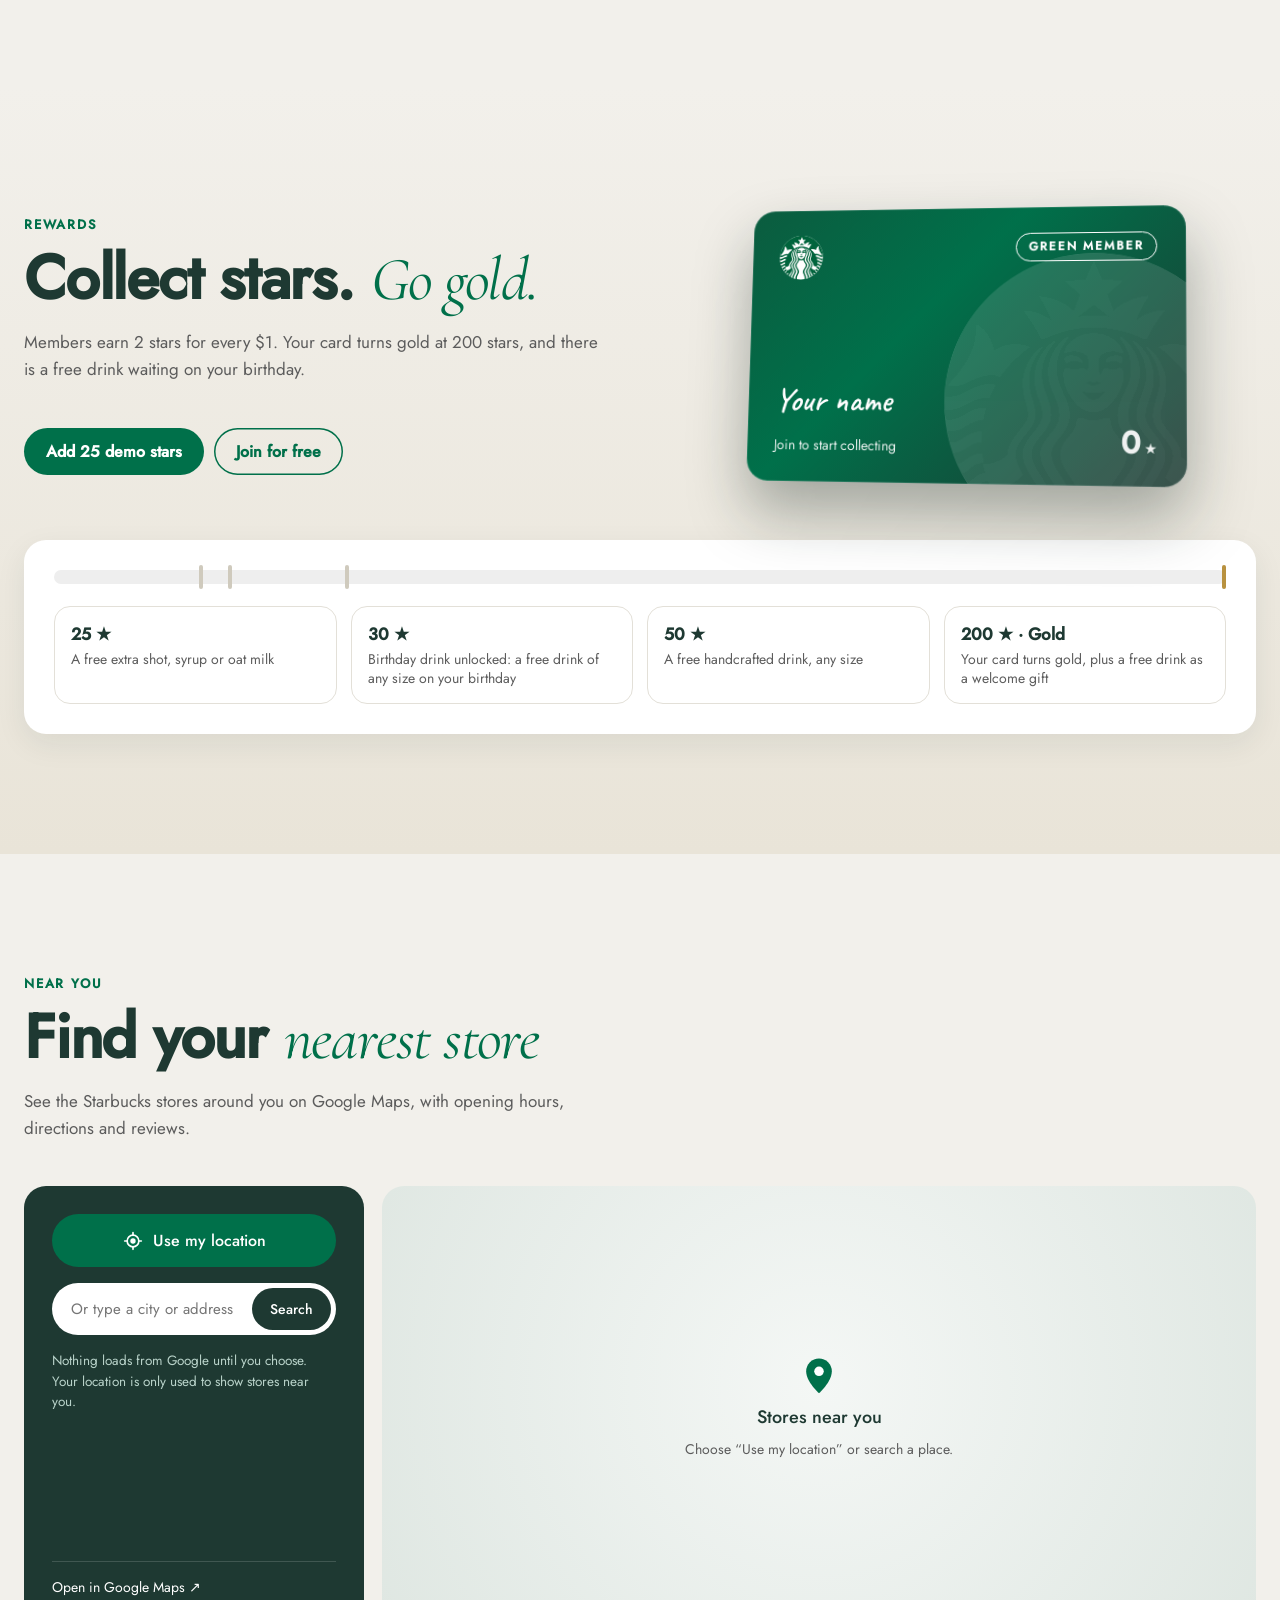
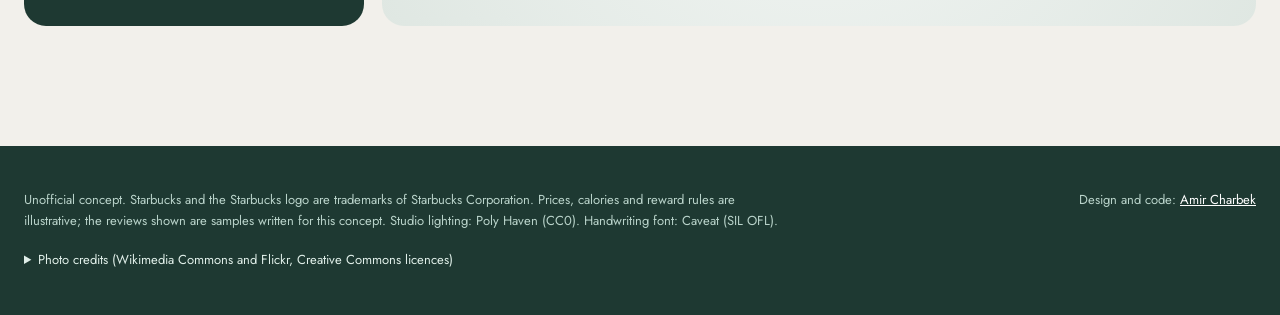
<file: proiecte/starbucks/index.html>
<!doctype html>
<html lang="en">
<head>
<meta charset="utf-8">
<meta name="viewport" content="width=device-width, initial-scale=1">
<title>Starbucks | Order ahead (unofficial concept)</title>
<meta name="description" content="Unofficial concept by Amir Charbek: a Starbucks ordering website with a 3D cup you can write your name on, the holiday menu, drinks and food you can customize, reviews, a member account with a Gold card, and the Reserve Roasteries around the world. Not affiliated with Starbucks Corporation.">
<meta name="robots" content="noindex">
<link rel="icon" href="img/starbucks-siren.svg" type="image/svg+xml">
<link rel="stylesheet" href="/fonts/fonts.css">
<link rel="stylesheet" href="assets/shop.css">
<script type="importmap">{ "imports": { "three": "/lib/three.module.min.js" } }</script>
</head>
<body>

<div class="disclaimer">Unofficial concept by Amir Charbek, made for his portfolio. Not affiliated with or endorsed by Starbucks Corporation. Nothing here is a real order or a real account. <a href="/#work">Back to portfolio</a></div>

<header>
  <div class="wrap">
    <a class="brand" href="#" aria-label="Starbucks, top of page"><img src="img/starbucks-siren.svg" alt="" width="46" height="46"></a>
    <nav aria-label="Menu"><a href="#holiday" class="xmas">Holiday</a><a href="#menu">Drinks</a><a href="#bakery">Food</a><a href="#inside">Inside</a><a href="#world">Roasteries</a><a href="#stores">Find a store</a><a href="#rewards">Rewards</a></nav>
    <div class="hright">
      <button class="stars" id="starsBox" type="button" aria-label="Your stars, open your account"><b aria-hidden="true">★</b><span id="starCount">0</span><span class="lbl"> stars</span></button>
      <button class="acctbtn" id="acctBtn" type="button"><span class="av" id="avatar" aria-hidden="true">?</span><span id="acctLbl">Sign in</span></button>
      <button class="bagbtn" id="bagBtn" type="button" aria-label="Your bag"><svg width="22" height="22" viewBox="0 0 24 24" aria-hidden="true"><path d="M6 7h12l-1 13H7L6 7z" fill="none" stroke="currentColor" stroke-width="1.8" stroke-linejoin="round"/><path d="M9 7a3 3 0 0 1 6 0" fill="none" stroke="currentColor" stroke-width="1.8"/></svg><i id="bagCount">0</i></button>
    </div>
  </div>
</header>

<div class="builder" id="order">
  <div class="wrap">
    <div class="intro reveal">
      <div class="kicker">Order ahead</div>
      <h1>Your drink, <em>your name</em>, exactly how you like it.</h1>
      <p>Pick a drink and a size, then tap the name on the cup and write your own. Any name fits.</p>
      <a class="pill ghost" href="#holiday">See the holiday menu</a>
    </div>
    <div class="stage" id="stage">
      <canvas id="cup3d" aria-label="3D cup with your name on it. Drag to rotate it, tap the name to change it."></canvas>
      <input class="nameedit" id="cupName" maxlength="40" autocomplete="off" spellcheck="false" aria-label="Name on the cup">
      <button class="namehint" id="nameHint" type="button"><span class="dot" aria-hidden="true"></span><span id="hintText">Tap the name on the cup to write yours</span></button>
    </div>
    <div class="order reveal" aria-label="Your drink">
      <h2 id="drinkName">Caramel Macchiato</h2>
      <div class="price">$<b id="price">5.45</b> · <span id="kcal">250</span> cal · <span class="rmini" id="bRate"></span></div>
      <div class="field"><span>Drink</span><div class="drinks" id="drinks"></div></div>
      <div class="field"><span>Size</span>
        <div class="sizes" id="sizes">
          <button data-s="tall" aria-pressed="false">Tall<small>12 fl oz</small></button>
          <button data-s="grande" aria-pressed="true">Grande<small>16 fl oz</small></button>
          <button data-s="venti" aria-pressed="false">Venti<small>20 fl oz</small></button>
        </div>
      </div>
      <label class="field name"><span>Name on the cup</span><input id="name" maxlength="40" value="Alex" autocomplete="off" spellcheck="false"></label>
      <div class="obtns"><button class="pill ghost" id="customBtn" type="button">Customize</button><button class="pill" id="orderBtn" type="button">Add to bag</button></div>
    </div>
  </div>
</div>

<section class="holiday" id="holiday">
  <canvas class="snow" id="snow" aria-hidden="true"></canvas>
  <div class="wrap">
    <div class="head2"><div><div class="kicker">Holiday menu · <span id="countdown">Christmas is coming</span></div><h2 class="big">The red cups <em>are back</em>.</h2></div><p class="lead" style="margin:0">Peppermint, gingerbread and eggnog, only until the end of the season. Try any of them in the 3D cup at the top.</p></div>
    <div class="hgrid">
      <article class="hfeat" id="hfeat"></article>
      <div class="hlist" id="hlist"></div>
    </div>
  </div>
</section>

<section id="menu">
  <div class="wrap">
    <div class="head2"><div><div class="kicker reveal">Handcrafted drinks</div><h2 class="big reveal">Not sure what to get? <em>Ask the people.</em></h2></div><p class="lead reveal" style="margin:0">Pick a mood and we sort the menu by what other customers rated highest. Tap any drink to change the milk, add syrup or leave something out.</p></div>
    <div class="moods" id="moods" role="group" aria-label="What are you in the mood for?">
      <button aria-pressed="true" data-m="all">Everything</button><button aria-pressed="false" data-m="festive">Festive</button><button aria-pressed="false" data-m="sweet">Sweet</button><button aria-pressed="false" data-m="strong">Strong</button><button aria-pressed="false" data-m="cold">Cold</button><button aria-pressed="false" data-m="dairyfree">Can be dairy-free</button><button aria-pressed="false" data-m="nocoffee">No coffee</button>
    </div>
    <div class="pick" id="pick"></div>
    <div class="rail" id="rail"></div>
  </div>
</section>

<section class="bakery" id="bakery">
  <div class="wrap">
    <div class="head2"><div><div class="kicker reveal">Bakery</div><h2 class="big reveal">Fresh from <em>the oven</em>, every morning.</h2></div><p class="lead reveal" style="margin:0">Cakes, cake pops and pastries to go with your coffee. Nut or egg allergy? Open any item to see what is in it and leave things out.</p></div>
    <div class="bento" id="bento"></div>
    <div class="head2" style="margin-top:90px"><div><div class="kicker reveal">Breakfast &amp; lunch</div><h2 class="big reveal" style="font-size:clamp(32px,3.6vw,50px)">Warm, filling, <em>your way</em>.</h2></div><p class="lead reveal" style="margin:0">Take the egg out, add avocado or switch to gluten-free bread.</p></div>
    <div class="meals" id="meals"></div>
  </div>
</section>

<section class="journey" id="journey">
  <div class="bg" id="jbg"></div>
  <div class="wrap">
    <div class="kicker" style="color:#9fd3bf">Bean to cup</div>
    <h2 class="big">Four steps, <em>done with care</em></h2>
    <p class="lead">Scroll to follow the coffee on its way to you.</p>
    <div class="path-wrap" id="pathWrap">
      <svg viewBox="0 0 1000 200" preserveAspectRatio="none" aria-hidden="true"><path id="beanPath" d="M110 60 C 250 -20, 330 140, 375 60 S 560 -20, 625 60 S 800 140, 890 60" fill="none" stroke="#cba258" stroke-width="3" stroke-dasharray="6 10" opacity=".9"/></svg>
      <div class="steps">
        <div class="step"><figure class="sph" data-ph="bean-picked" data-alt="Picking coffee cherries by hand"></figure><div class="ico"><svg width="54" height="54" viewBox="0 0 54 54" aria-hidden="true"><path d="M27 6c10 6 16 18 4 34-3 4-9 8-14 8 6-10 2-20-3-28 4-8 8-12 13-14z" fill="#9fd3bf"/><path d="M14 20c6 8 9 18 3 28" stroke="#1e3932" stroke-width="2.5" fill="none"/></svg></div><h3>Picked</h3><p>Coffee cherries are picked by hand, only when ripe.</p></div>
        <div class="step"><figure class="sph" data-ph="bean-roasted" data-alt="Fresh beans cooling in the roaster"></figure><div class="ico"><svg width="54" height="54" viewBox="0 0 54 54" aria-hidden="true"><ellipse cx="27" cy="27" rx="13" ry="18" fill="#cba258"/><path d="M27 10c-6 8 6 18 0 34" stroke="#1e3932" stroke-width="3" fill="none"/></svg></div><h3>Roasted</h3><p>Every origin gets its own roast profile.</p></div>
        <div class="step"><figure class="sph" data-ph="bean-brewed" data-alt="An espresso shot pouring"></figure><div class="ico"><svg width="54" height="54" viewBox="0 0 54 54" aria-hidden="true"><path d="M12 14h30l-6 26H18z" fill="#9fd3bf"/><path d="M22 40h10v6H22z" fill="#cba258"/><path d="M27 4v6" stroke="#fff" stroke-width="3" stroke-linecap="round"/></svg></div><h3>Brewed</h3><p>Your barista grinds the beans right before brewing.</p></div>
        <div class="step"><figure class="sph" data-ph="bean-served" data-alt="A barista handing over a drink"></figure><div class="ico"><svg width="54" height="54" viewBox="0 0 54 54" aria-hidden="true"><path d="M14 16h26l-3 32H17z" fill="#fff"/><rect x="12" y="11" width="30" height="6" rx="3" fill="#9fd3bf"/><circle cx="27" cy="32" r="6" fill="#00704a"/></svg></div><h3>Served</h3><p>Handed to you with your name on the cup.</p></div>
      </div>
    </div>
  </div>
  <div class="credit" id="jcredit"></div>
</section>

<section class="inside" id="inside">
  <div class="pin">
    <div class="head2"><div><div class="kicker" style="color:#9fd3bf">Step inside</div><h2 class="big">More than a <em>coffee shop</em>.</h2></div><div class="count"><b id="icount">01</b> / <span id="itotal">06</span></div></div>
    <div class="itrack" id="itrack">
      <figure class="room" data-ph="store-seattle-int" data-t="Seattle Roastery" data-s="Baristas at the main bar, Capitol Hill"></figure>
      <figure class="room" data-ph="store-ny-int" data-t="New York Roastery" data-s="Three floors of coffee in Chelsea"></figure>
      <figure class="room" data-ph="store-shanghai-int" data-t="Shanghai Roastery" data-s="The copper cask and the long coffee bar"></figure>
      <figure class="room" data-ph="store-tokyo-int" data-t="Tokyo Roastery" data-s="Four floors by the Meguro River"></figure>
      <figure class="room" data-ph="store-seattle-int2" data-t="Seattle Roastery" data-s="Tables around the roasting floor"></figure>
      <figure class="room" data-ph="store-shanghai-roaster" data-t="The roaster" data-s="Beans are roasted where you can watch"></figure>
    </div>
    <div class="iprog"><i id="iprog"></i></div>
  </div>
</section>

<section class="world" id="world">
  <div class="wrap">
    <div class="head2"><div><div class="kicker reveal">Around the world</div><h2 class="big reveal">Places <em>worth the trip</em>.</h2></div><p class="lead reveal" style="margin:0" id="locHint">Hover a card to look inside. Click it to see the photos full size.</p></div>
    <div class="locs" style="margin-top:44px">
      <button class="loc l2 reveal" data-out="store-pike-ext" data-in="store-pike-baristas" type="button"><span class="peek">Look inside</span><span class="t"><small>Seattle · since 1971</small><b>The original store</b><span>Pike Place Market, where it all began.</span></span></button>
      <button class="loc l2 reveal" style="--d:.08s" data-out="store-seattle-ext" data-in="store-seattle-int" type="button"><span class="peek">Look inside</span><span class="t"><small>Seattle · 2014</small><b>Seattle Roastery</b><span>The first Reserve Roastery, on Capitol Hill.</span></span></button>
      <button class="loc reveal" data-out="store-ny-ext" data-in="store-ny-int" type="button"><span class="peek">Look inside</span><span class="t"><small>New York · 2018</small><b>New York Roastery</b><span>Chelsea, by the High Line.</span></span></button>
      <button class="loc reveal" style="--d:.08s" data-out="store-shanghai-ext" data-in="store-shanghai-int" type="button"><span class="peek">Look inside</span><span class="t"><small>Shanghai · 2017</small><b>Shanghai Roastery</b><span>One of the largest Starbucks stores in the world.</span></span></button>
      <button class="loc reveal" style="--d:.16s" data-out="store-tokyo-ext" data-in="store-tokyo-int" type="button"><span class="peek">Look inside</span><span class="t"><small>Tokyo · 2019</small><b>Tokyo Roastery</b><span>Designed by Kengo Kuma, in Nakameguro.</span></span></button>
    </div>
  </div>
</section>

<section class="rewards" id="rewards">
  <div class="wrap">
    <div class="rtop">
      <div class="reveal">
        <div class="kicker">Rewards</div>
        <h2 class="big">Collect stars. <em>Go gold.</em></h2>
        <p class="lead">Members earn 2 stars for every $1. Your card turns gold at 200 stars, and there is a free drink waiting on your birthday.</p>
        <div class="rbtns"><button class="pill" id="demoStars" type="button">Add 25 demo stars</button><button class="pill ghost" id="joinBtn" type="button">Join for free</button></div>
      </div>
      <div class="cardwrap reveal"><div class="mcard" id="mcard"></div></div>
    </div>
    <div class="meter reveal">
      <div class="track"><i id="meterBar"></i><span class="mk" style="left:12.5%"></span><span class="mk" style="left:15%"></span><span class="mk" style="left:25%"></span><span class="mk gold" style="left:100%"></span></div>
      <div class="tiers" id="tiers">
        <div data-l="25"><b>25 ★</b><span>A free extra shot, syrup or oat milk</span></div>
        <div data-l="30"><b>30 ★</b><span>Birthday drink unlocked: a free drink of any size on your birthday</span></div>
        <div data-l="50"><b>50 ★</b><span>A free handcrafted drink, any size</span></div>
        <div data-l="200" class="g"><b>200 ★ · Gold</b><span>Your card turns gold, plus a free drink as a welcome gift</span></div>
      </div>
    </div>
  </div>
</section>

<section id="stores" class="stores">
  <div class="wrap">
    <div class="kicker reveal">Near you</div>
    <h2 class="big reveal">Find your <em>nearest store</em></h2>
    <p class="lead reveal">See the Starbucks stores around you on Google Maps, with opening hours, directions and reviews.</p>
    <div class="finder reveal">
      <div class="fpanel">
        <button class="fbtn" id="nearMe" type="button"><svg width="20" height="20" viewBox="0 0 24 24" aria-hidden="true"><path d="M12 2l3 7 7 1-5 5 1.5 7L12 18.5 5.5 22 7 15 2 10l7-1z" fill="none"/><circle cx="12" cy="12" r="3.2" fill="currentColor"/><path d="M12 2v3M12 19v3M2 12h3M19 12h3" stroke="currentColor" stroke-width="2" stroke-linecap="round"/><circle cx="12" cy="12" r="7" fill="none" stroke="currentColor" stroke-width="2"/></svg><span>Use my location</span></button>
        <form class="fsearch" id="findForm" role="search"><label class="sr" for="findQ">City or address</label><input id="findQ" type="text" placeholder="Or type a city or address" autocomplete="address-level2"><button type="submit">Search</button></form>
        <p class="fnote" id="findNote">Nothing loads from Google until you choose. Your location is only used to show stores near you.</p>
        <a class="fopen" id="openMaps" href="https://www.google.com/maps/search/?api=1&amp;query=Starbucks" target="_blank" rel="noopener">Open in Google Maps <span aria-hidden="true">↗</span></a>
      </div>
      <div class="fmap" id="fmap"><div class="fph"><svg width="44" height="44" viewBox="0 0 24 24" aria-hidden="true"><path d="M12 22s7-6.2 7-12a7 7 0 10-14 0c0 5.8 7 12 7 12z" fill="#00704a"/><circle cx="12" cy="10" r="2.6" fill="#fff"/></svg><b>Stores near you</b><span>Choose “Use my location” or search a place.</span></div></div>
    </div>
  </div>
</section>

<footer>
  <div class="wrap">
    <div class="row"><span>Unofficial concept. Starbucks and the Starbucks logo are trademarks of Starbucks Corporation. Prices, calories and reward rules are illustrative; the reviews shown are samples written for this concept. Studio lighting: Poly Haven (CC0). Handwriting font: Caveat (SIL OFL).</span><span>Design and code: <a href="/" style="color:#fff">Amir Charbek</a></span></div>
    <details><summary>Photo credits (Wikimedia Commons and Flickr, Creative Commons licences)</summary><ul id="credits"></ul></details>
  </div>
</footer>

<!-- product: customize, allergens, reviews -->
<div class="ov" id="pm" role="dialog" aria-modal="true" aria-labelledby="pmTitle" aria-hidden="true"><div class="pmbox" id="pmBox"></div></div>
<!-- bag -->
<aside class="drawer" id="bag" aria-label="Your bag" aria-hidden="true"><div class="dhead"><h2>Your bag</h2><button class="x" data-close aria-label="Close">×</button></div><div class="dbody" id="bagBody"></div><div class="dfoot" id="bagFoot"></div></aside>
<!-- account page -->
<div class="ov acct" id="acct" role="dialog" aria-modal="true" aria-label="Your account" aria-hidden="true"><div class="acbox" id="acBox"></div></div>
<!-- order placed, ask for reviews -->
<div class="ov" id="done" role="dialog" aria-modal="true" aria-label="Order placed" aria-hidden="true"><div class="donebox" id="doneBox"></div></div>
<div class="toast" id="toast" role="status"></div>
<div class="lb" id="lb" aria-hidden="true" role="dialog" aria-label="Photo"><button aria-label="Close">×</button><div><img alt=""><p></p></div></div>
<div class="confetti" id="confetti" aria-hidden="true"></div>

<script src="/lib/lenis.min.js"></script>
<script type="module" src="assets/shop.js"></script>
</body>
</html>
</file>
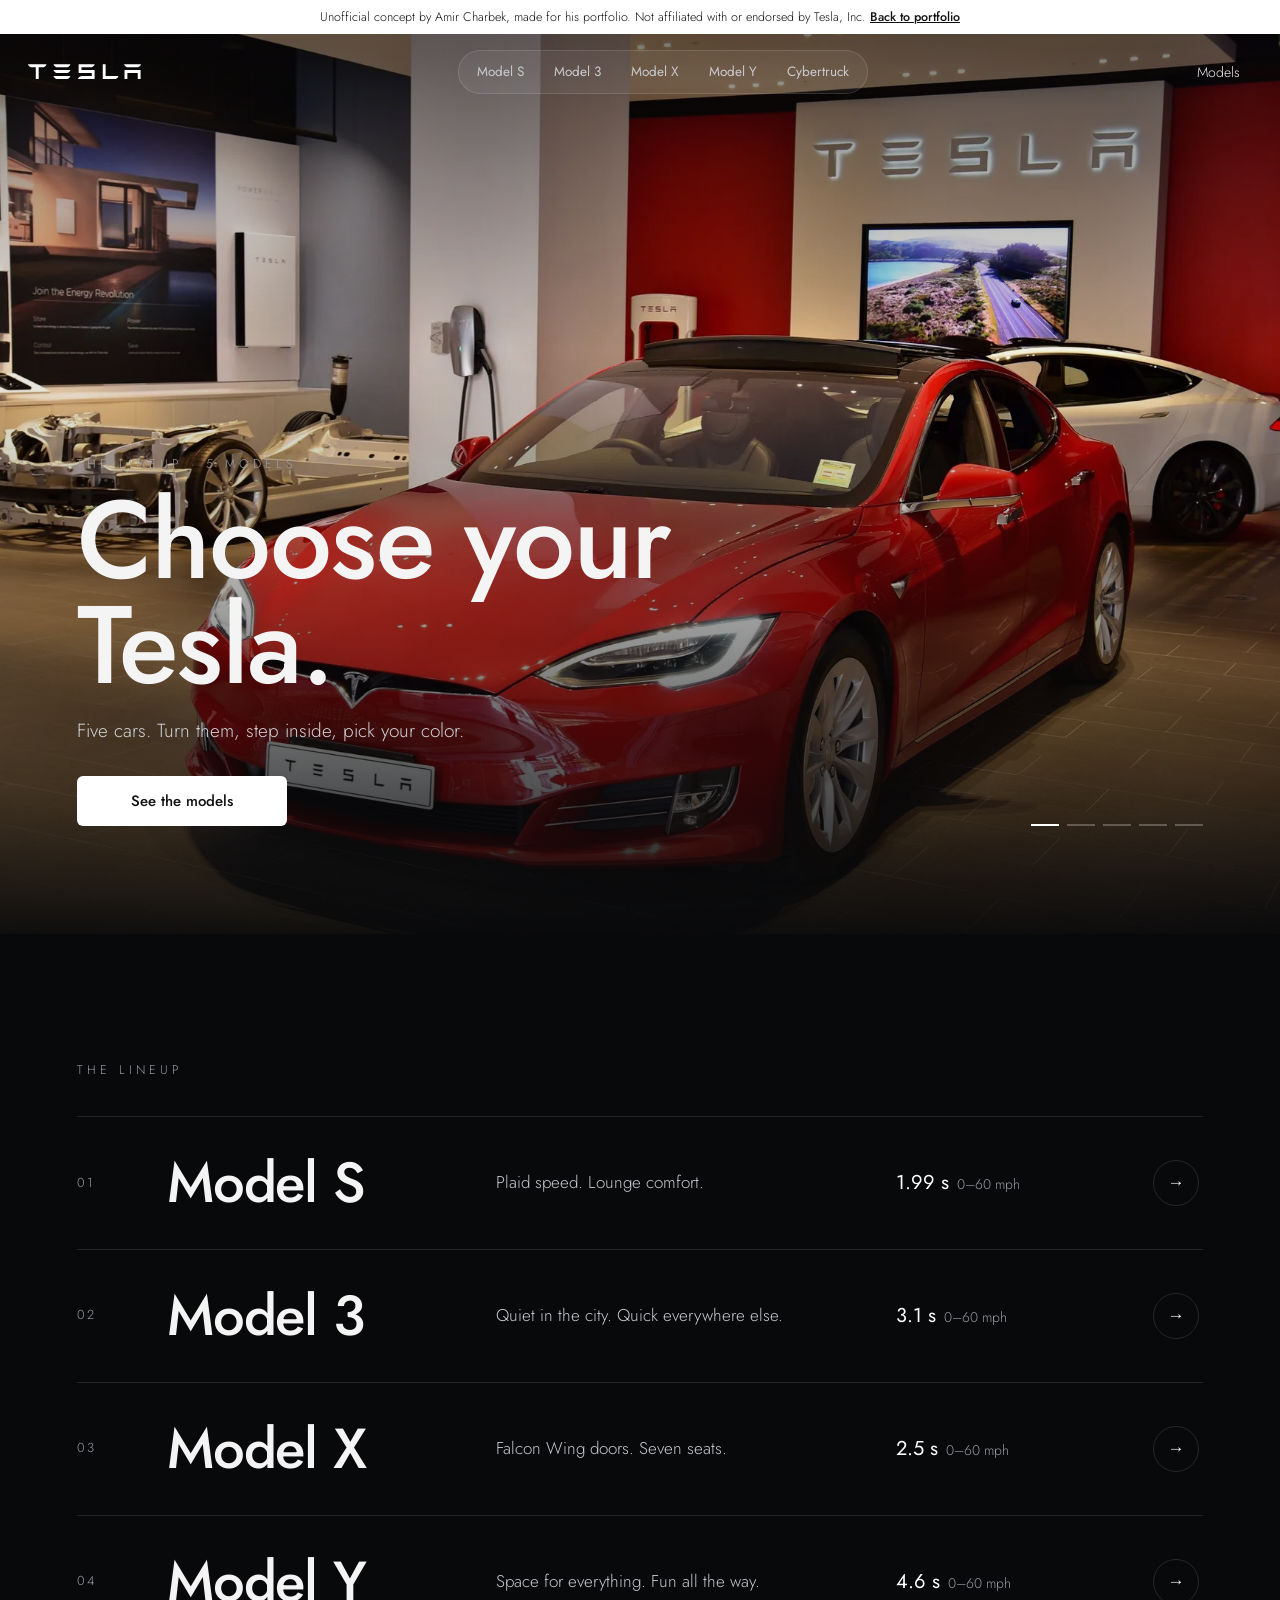
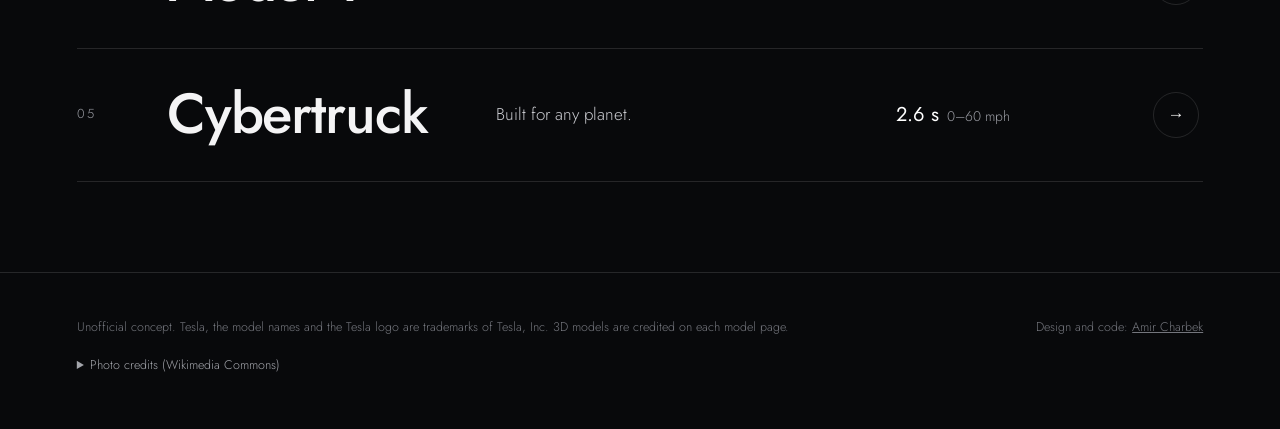
<file: proiecte/tesla/index.html>
<!doctype html>
<html lang="en">
<head>
<meta charset="utf-8">
<meta name="viewport" content="width=device-width, initial-scale=1">
<title>Choose your Tesla (unofficial concept)</title>
<meta name="description" content="Unofficial concept by Amir Charbek: pick a Tesla model and explore it in 3D, inside and out. Not affiliated with Tesla, Inc.">
<meta name="robots" content="noindex">
<link rel="icon" href="/proiecte/tesla/img/tesla-t.svg" type="image/svg+xml">
<link rel="stylesheet" href="/fonts/fonts.css">
<link rel="stylesheet" href="/proiecte/tesla/assets/showroom.css">
<link rel="stylesheet" href="/proiecte/tesla/assets/picker.css">
</head>
<body>
<div class="disclaimer">Unofficial concept by Amir Charbek, made for his portfolio. Not affiliated with or endorsed by Tesla, Inc. <a href="/#work">Back to portfolio</a></div>
<header id="hdr"><a class="wordmark" href="/proiecte/tesla/" aria-label="All models"><img src="/proiecte/tesla/img/tesla-wordmark-white.svg" alt="" width="114" height="15"></a><nav class="models" aria-label="Models"><a href="/proiecte/tesla/model-s/">Model S</a><a href="/proiecte/tesla/model-3/">Model 3</a><a href="/proiecte/tesla/model-x/">Model X</a><a href="/proiecte/tesla/model-y/">Model Y</a><a href="/proiecte/tesla/cybertruck/">Cybertruck</a></nav><nav class="hnav"><a href="#models">Models</a></nav></header>
<main>
<section class="phero"><div class="slides" aria-hidden="true"><div class="slide on"><img src="/proiecte/tesla/photos/ms-ext-red-1920.webp" srcset="/proiecte/tesla/photos/ms-ext-red-960.webp 960w, /proiecte/tesla/photos/ms-ext-red-1920.webp 1920w, /proiecte/tesla/photos/ms-ext-red-3840.webp 3840w" sizes="100vw" alt="Tesla Model S, Sydney-Martin Place, 2018" decoding="async"></div><div class="slide"><img src="/proiecte/tesla/photos/m3-ext-white-1920.webp" srcset="/proiecte/tesla/photos/m3-ext-white-960.webp 960w, /proiecte/tesla/photos/m3-ext-white-1920.webp 1920w, /proiecte/tesla/photos/m3-ext-white-3840.webp 3840w" sizes="100vw" alt="Tesla Model 3 Auto Zuerich 2023" loading="lazy" decoding="async"></div><div class="slide"><img src="/proiecte/tesla/photos/mx-ext-falcon-1920.webp" srcset="/proiecte/tesla/photos/mx-ext-falcon-960.webp 960w, /proiecte/tesla/photos/mx-ext-falcon-1920.webp 1920w, /proiecte/tesla/photos/mx-ext-falcon-3840.webp 3840w" sizes="100vw" alt="Tesla Model X front view" loading="lazy" decoding="async"></div><div class="slide"><img src="/proiecte/tesla/photos/my-ext-front-1920.webp" srcset="/proiecte/tesla/photos/my-ext-front-960.webp 960w, /proiecte/tesla/photos/my-ext-front-1920.webp 1920w, /proiecte/tesla/photos/my-ext-front-3840.webp 3840w" sizes="100vw" alt="2021 Tesla Model Y Performance - Front" loading="lazy" decoding="async"></div><div class="slide"><img src="/proiecte/tesla/photos/cy-ext-front-1920.webp" srcset="/proiecte/tesla/photos/cy-ext-front-960.webp 960w, /proiecte/tesla/photos/cy-ext-front-1920.webp 1920w, /proiecte/tesla/photos/cy-ext-front-3840.webp 3840w" sizes="100vw" alt="2024 Tesla Cybertruck" loading="lazy" decoding="async"></div></div><div class="shade"></div>
  <div class="pcopy"><div class="kick rv">The lineup · 5 models</div><h1 class="words">Choose your Tesla.</h1><p class="rv" style="--d:.35s">Five cars. Turn them, step inside, pick your color.</p><a class="btn w rv" style="--d:.5s" href="#models">See the models</a></div>
  <div class="dots" aria-hidden="true"><i></i><i></i><i></i><i></i><i></i></div>
</section>
<section class="plist" id="models"><div class="kick rv">The lineup</div>
<ol class="rows"><li class="rv"><a href="/proiecte/tesla/model-s/" data-img="/proiecte/tesla/photos/ms-ext-red-1920.webp"><span class="no">01</span><span class="nm">Model S</span><span class="ln2">Plaid speed. Lounge comfort.</span><span class="st"><b>1.99 s</b> 0–60 mph</span><span class="go" aria-hidden="true">→</span><img src="/proiecte/tesla/photos/ms-ext-red-1920.webp" srcset="/proiecte/tesla/photos/ms-ext-red-960.webp 960w, /proiecte/tesla/photos/ms-ext-red-1920.webp 1920w, /proiecte/tesla/photos/ms-ext-red-3840.webp 3840w" sizes="92vw" alt="Tesla Model S, Sydney-Martin Place, 2018" loading="lazy" decoding="async" class="mob"></a></li><li class="rv"><a href="/proiecte/tesla/model-3/" data-img="/proiecte/tesla/photos/m3-ext-white-1920.webp"><span class="no">02</span><span class="nm">Model 3</span><span class="ln2">Quiet in the city. Quick everywhere else.</span><span class="st"><b>3.1 s</b> 0–60 mph</span><span class="go" aria-hidden="true">→</span><img src="/proiecte/tesla/photos/m3-ext-white-1920.webp" srcset="/proiecte/tesla/photos/m3-ext-white-960.webp 960w, /proiecte/tesla/photos/m3-ext-white-1920.webp 1920w, /proiecte/tesla/photos/m3-ext-white-3840.webp 3840w" sizes="92vw" alt="Tesla Model 3 Auto Zuerich 2023" loading="lazy" decoding="async" class="mob"></a></li><li class="rv"><a href="/proiecte/tesla/model-x/" data-img="/proiecte/tesla/photos/mx-ext-falcon-1920.webp"><span class="no">03</span><span class="nm">Model X</span><span class="ln2">Falcon Wing doors. Seven seats.</span><span class="st"><b>2.5 s</b> 0–60 mph</span><span class="go" aria-hidden="true">→</span><img src="/proiecte/tesla/photos/mx-ext-falcon-1920.webp" srcset="/proiecte/tesla/photos/mx-ext-falcon-960.webp 960w, /proiecte/tesla/photos/mx-ext-falcon-1920.webp 1920w, /proiecte/tesla/photos/mx-ext-falcon-3840.webp 3840w" sizes="92vw" alt="Tesla Model X front view" loading="lazy" decoding="async" class="mob"></a></li><li class="rv"><a href="/proiecte/tesla/model-y/" data-img="/proiecte/tesla/photos/my-ext-front-1920.webp"><span class="no">04</span><span class="nm">Model Y</span><span class="ln2">Space for everything. Fun all the way.</span><span class="st"><b>4.6 s</b> 0–60 mph</span><span class="go" aria-hidden="true">→</span><img src="/proiecte/tesla/photos/my-ext-front-1920.webp" srcset="/proiecte/tesla/photos/my-ext-front-960.webp 960w, /proiecte/tesla/photos/my-ext-front-1920.webp 1920w, /proiecte/tesla/photos/my-ext-front-3840.webp 3840w" sizes="92vw" alt="2021 Tesla Model Y Performance - Front" loading="lazy" decoding="async" class="mob"></a></li><li class="rv"><a href="/proiecte/tesla/cybertruck/" data-img="/proiecte/tesla/photos/cy-ext-front-1920.webp"><span class="no">05</span><span class="nm">Cybertruck</span><span class="ln2">Built for any planet.</span><span class="st"><b>2.6 s</b> 0–60 mph</span><span class="go" aria-hidden="true">→</span><img src="/proiecte/tesla/photos/cy-ext-front-1920.webp" srcset="/proiecte/tesla/photos/cy-ext-front-960.webp 960w, /proiecte/tesla/photos/cy-ext-front-1920.webp 1920w, /proiecte/tesla/photos/cy-ext-front-3840.webp 3840w" sizes="92vw" alt="2024 Tesla Cybertruck" loading="lazy" decoding="async" class="mob"></a></li></ol><div class="float" aria-hidden="true"><img alt=""></div></section>
</main>
<footer><div class="row"><span>Unofficial concept. Tesla, the model names and the Tesla logo are trademarks of Tesla, Inc. 3D models are credited on each model page.</span><span>Design and code: <a href="/">Amir Charbek</a></span></div>
<details><summary>Photo credits (Wikimedia Commons)</summary><ul><li><a href="https://commons.wikimedia.org/wiki/File:Tesla_Model_S,_Sydney-Martin_Place,_2018_(01).jpg" rel="noopener">Tesla Model S, Sydney-Martin Place, 2018</a>, Bahnfrend, CC BY-SA 4.0</li><li><a href="https://commons.wikimedia.org/wiki/File:Tesla_Model_3_(2023)_Auto_Zuerich_2023_1X7A1313.jpg" rel="noopener">Tesla Model 3 Auto Zuerich 2023</a>, Alexander-93, CC BY-SA 4.0</li><li><a href="https://www.flickr.com/photos/69214385@N04/16042113157" rel="noopener">Tesla Model X front view</a>, Don McCullough, CC BY 2.0</li><li><a href="https://www.flickr.com/photos/68513587@N00/51295482050" rel="noopener">2021 Tesla Model Y Performance - Front</a>, drukelly, CC BY-ND 2.0</li><li><a href="https://www.flickr.com/photos/83468718@N06/54036017244" rel="noopener">2024 Tesla Cybertruck</a>, Rutger van der Maar, CC BY 2.0</li></ul></details></footer>
<script src="/lib/lenis.min.js"></script>
<script src="/proiecte/tesla/assets/ui.js"></script>
<script src="/proiecte/tesla/assets/picker.js"></script>
</body>
</html>
</file>
<file: fonts/fonts.css>
@font-face{font-family:'Cormorant Garamond';font-style:normal;font-weight:400;font-display:swap;src:url(/fonts/cormorant-garamond-latin-400-normal.woff2) format('woff2');unicode-range:U+0000-00FF, U+0131, U+0152-0153, U+02BB-02BC, U+02C6, U+02DA, U+02DC, U+0304, U+0308, U+0329, U+2000-206F, U+20AC, U+2122, U+2191, U+2193, U+2212, U+2215, U+FEFF, U+FFFD}
@font-face{font-family:'Cormorant Garamond';font-style:normal;font-weight:400;font-display:swap;src:url(/fonts/cormorant-garamond-latin-ext-400-normal.woff2) format('woff2');unicode-range:U+0100-02BA, U+02BD-02C5, U+02C7-02CC, U+02CE-02D7, U+02DD-02FF, U+0304, U+0308, U+0329, U+1D00-1DBF, U+1E00-1E9F, U+1EF2-1EFF, U+2020, U+20A0-20AB, U+20AD-20C0, U+2113, U+2C60-2C7F, U+A720-A7FF}
@font-face{font-family:'Cormorant Garamond';font-style:italic;font-weight:400;font-display:swap;src:url(/fonts/cormorant-garamond-latin-400-italic.woff2) format('woff2');unicode-range:U+0000-00FF, U+0131, U+0152-0153, U+02BB-02BC, U+02C6, U+02DA, U+02DC, U+0304, U+0308, U+0329, U+2000-206F, U+20AC, U+2122, U+2191, U+2193, U+2212, U+2215, U+FEFF, U+FFFD}
@font-face{font-family:'Cormorant Garamond';font-style:italic;font-weight:400;font-display:swap;src:url(/fonts/cormorant-garamond-latin-ext-400-italic.woff2) format('woff2');unicode-range:U+0100-02BA, U+02BD-02C5, U+02C7-02CC, U+02CE-02D7, U+02DD-02FF, U+0304, U+0308, U+0329, U+1D00-1DBF, U+1E00-1E9F, U+1EF2-1EFF, U+2020, U+20A0-20AB, U+20AD-20C0, U+2113, U+2C60-2C7F, U+A720-A7FF}
@font-face{font-family:'Cormorant Garamond';font-style:normal;font-weight:500;font-display:swap;src:url(/fonts/cormorant-garamond-latin-500-normal.woff2) format('woff2');unicode-range:U+0000-00FF, U+0131, U+0152-0153, U+02BB-02BC, U+02C6, U+02DA, U+02DC, U+0304, U+0308, U+0329, U+2000-206F, U+20AC, U+2122, U+2191, U+2193, U+2212, U+2215, U+FEFF, U+FFFD}
@font-face{font-family:'Cormorant Garamond';font-style:normal;font-weight:500;font-display:swap;src:url(/fonts/cormorant-garamond-latin-ext-500-normal.woff2) format('woff2');unicode-range:U+0100-02BA, U+02BD-02C5, U+02C7-02CC, U+02CE-02D7, U+02DD-02FF, U+0304, U+0308, U+0329, U+1D00-1DBF, U+1E00-1E9F, U+1EF2-1EFF, U+2020, U+20A0-20AB, U+20AD-20C0, U+2113, U+2C60-2C7F, U+A720-A7FF}
@font-face{font-family:'Cormorant Garamond';font-style:normal;font-weight:600;font-display:swap;src:url(/fonts/cormorant-garamond-latin-600-normal.woff2) format('woff2');unicode-range:U+0000-00FF, U+0131, U+0152-0153, U+02BB-02BC, U+02C6, U+02DA, U+02DC, U+0304, U+0308, U+0329, U+2000-206F, U+20AC, U+2122, U+2191, U+2193, U+2212, U+2215, U+FEFF, U+FFFD}
@font-face{font-family:'Cormorant Garamond';font-style:normal;font-weight:600;font-display:swap;src:url(/fonts/cormorant-garamond-latin-ext-600-normal.woff2) format('woff2');unicode-range:U+0100-02BA, U+02BD-02C5, U+02C7-02CC, U+02CE-02D7, U+02DD-02FF, U+0304, U+0308, U+0329, U+1D00-1DBF, U+1E00-1E9F, U+1EF2-1EFF, U+2020, U+20A0-20AB, U+20AD-20C0, U+2113, U+2C60-2C7F, U+A720-A7FF}
@font-face{font-family:'Jost';font-style:normal;font-weight:300;font-display:swap;src:url(/fonts/jost-latin-300-normal.woff2) format('woff2');unicode-range:U+0000-00FF, U+0131, U+0152-0153, U+02BB-02BC, U+02C6, U+02DA, U+02DC, U+0304, U+0308, U+0329, U+2000-206F, U+20AC, U+2122, U+2191, U+2193, U+2212, U+2215, U+FEFF, U+FFFD}
@font-face{font-family:'Jost';font-style:normal;font-weight:300;font-display:swap;src:url(/fonts/jost-latin-ext-300-normal.woff2) format('woff2');unicode-range:U+0100-02BA, U+02BD-02C5, U+02C7-02CC, U+02CE-02D7, U+02DD-02FF, U+0304, U+0308, U+0329, U+1D00-1DBF, U+1E00-1E9F, U+1EF2-1EFF, U+2020, U+20A0-20AB, U+20AD-20C0, U+2113, U+2C60-2C7F, U+A720-A7FF}
@font-face{font-family:'Jost';font-style:normal;font-weight:400;font-display:swap;src:url(/fonts/jost-latin-400-normal.woff2) format('woff2');unicode-range:U+0000-00FF, U+0131, U+0152-0153, U+02BB-02BC, U+02C6, U+02DA, U+02DC, U+0304, U+0308, U+0329, U+2000-206F, U+20AC, U+2122, U+2191, U+2193, U+2212, U+2215, U+FEFF, U+FFFD}
@font-face{font-family:'Jost';font-style:normal;font-weight:400;font-display:swap;src:url(/fonts/jost-latin-ext-400-normal.woff2) format('woff2');unicode-range:U+0100-02BA, U+02BD-02C5, U+02C7-02CC, U+02CE-02D7, U+02DD-02FF, U+0304, U+0308, U+0329, U+1D00-1DBF, U+1E00-1E9F, U+1EF2-1EFF, U+2020, U+20A0-20AB, U+20AD-20C0, U+2113, U+2C60-2C7F, U+A720-A7FF}
@font-face{font-family:'Jost';font-style:normal;font-weight:500;font-display:swap;src:url(/fonts/jost-latin-500-normal.woff2) format('woff2');unicode-range:U+0000-00FF, U+0131, U+0152-0153, U+02BB-02BC, U+02C6, U+02DA, U+02DC, U+0304, U+0308, U+0329, U+2000-206F, U+20AC, U+2122, U+2191, U+2193, U+2212, U+2215, U+FEFF, U+FFFD}
@font-face{font-family:'Jost';font-style:normal;font-weight:500;font-display:swap;src:url(/fonts/jost-latin-ext-500-normal.woff2) format('woff2');unicode-range:U+0100-02BA, U+02BD-02C5, U+02C7-02CC, U+02CE-02D7, U+02DD-02FF, U+0304, U+0308, U+0329, U+1D00-1DBF, U+1E00-1E9F, U+1EF2-1EFF, U+2020, U+20A0-20AB, U+20AD-20C0, U+2113, U+2C60-2C7F, U+A720-A7FF}
@font-face{font-family:'Bricolage Grotesque';font-style:normal;font-weight:400;font-display:swap;src:url(/fonts/bricolage-grotesque-latin-400-normal.woff2) format('woff2');unicode-range:U+0000-00FF, U+0131, U+0152-0153, U+02BB-02BC, U+02C6, U+02DA, U+02DC, U+0304, U+0308, U+0329, U+2000-206F, U+20AC, U+2122, U+2191, U+2193, U+2212, U+2215, U+FEFF, U+FFFD}
@font-face{font-family:'Bricolage Grotesque';font-style:normal;font-weight:400;font-display:swap;src:url(/fonts/bricolage-grotesque-latin-ext-400-normal.woff2) format('woff2');unicode-range:U+0100-02BA, U+02BD-02C5, U+02C7-02CC, U+02CE-02D7, U+02DD-02FF, U+0304, U+0308, U+0329, U+1D00-1DBF, U+1E00-1E9F, U+1EF2-1EFF, U+2020, U+20A0-20AB, U+20AD-20C0, U+2113, U+2C60-2C7F, U+A720-A7FF}
@font-face{font-family:'Bricolage Grotesque';font-style:normal;font-weight:600;font-display:swap;src:url(/fonts/bricolage-grotesque-latin-600-normal.woff2) format('woff2');unicode-range:U+0000-00FF, U+0131, U+0152-0153, U+02BB-02BC, U+02C6, U+02DA, U+02DC, U+0304, U+0308, U+0329, U+2000-206F, U+20AC, U+2122, U+2191, U+2193, U+2212, U+2215, U+FEFF, U+FFFD}
@font-face{font-family:'Bricolage Grotesque';font-style:normal;font-weight:600;font-display:swap;src:url(/fonts/bricolage-grotesque-latin-ext-600-normal.woff2) format('woff2');unicode-range:U+0100-02BA, U+02BD-02C5, U+02C7-02CC, U+02CE-02D7, U+02DD-02FF, U+0304, U+0308, U+0329, U+1D00-1DBF, U+1E00-1E9F, U+1EF2-1EFF, U+2020, U+20A0-20AB, U+20AD-20C0, U+2113, U+2C60-2C7F, U+A720-A7FF}
@font-face{font-family:'Bricolage Grotesque';font-style:normal;font-weight:800;font-display:swap;src:url(/fonts/bricolage-grotesque-latin-800-normal.woff2) format('woff2');unicode-range:U+0000-00FF, U+0131, U+0152-0153, U+02BB-02BC, U+02C6, U+02DA, U+02DC, U+0304, U+0308, U+0329, U+2000-206F, U+20AC, U+2122, U+2191, U+2193, U+2212, U+2215, U+FEFF, U+FFFD}
@font-face{font-family:'Bricolage Grotesque';font-style:normal;font-weight:800;font-display:swap;src:url(/fonts/bricolage-grotesque-latin-ext-800-normal.woff2) format('woff2');unicode-range:U+0100-02BA, U+02BD-02C5, U+02C7-02CC, U+02CE-02D7, U+02DD-02FF, U+0304, U+0308, U+0329, U+1D00-1DBF, U+1E00-1E9F, U+1EF2-1EFF, U+2020, U+20A0-20AB, U+20AD-20C0, U+2113, U+2C60-2C7F, U+A720-A7FF}
@font-face{font-family:'Newsreader';font-style:normal;font-weight:400;font-display:swap;src:url(/fonts/newsreader-latin-400-normal.woff2) format('woff2');unicode-range:U+0000-00FF, U+0131, U+0152-0153, U+02BB-02BC, U+02C6, U+02DA, U+02DC, U+0304, U+0308, U+0329, U+2000-206F, U+20AC, U+2122, U+2191, U+2193, U+2212, U+2215, U+FEFF, U+FFFD}
@font-face{font-family:'Newsreader';font-style:normal;font-weight:400;font-display:swap;src:url(/fonts/newsreader-latin-ext-400-normal.woff2) format('woff2');unicode-range:U+0100-02BA, U+02BD-02C5, U+02C7-02CC, U+02CE-02D7, U+02DD-02FF, U+0304, U+0308, U+0329, U+1D00-1DBF, U+1E00-1E9F, U+1EF2-1EFF, U+2020, U+20A0-20AB, U+20AD-20C0, U+2113, U+2C60-2C7F, U+A720-A7FF}
@font-face{font-family:'Newsreader';font-style:italic;font-weight:400;font-display:swap;src:url(/fonts/newsreader-latin-400-italic.woff2) format('woff2');unicode-range:U+0000-00FF, U+0131, U+0152-0153, U+02BB-02BC, U+02C6, U+02DA, U+02DC, U+0304, U+0308, U+0329, U+2000-206F, U+20AC, U+2122, U+2191, U+2193, U+2212, U+2215, U+FEFF, U+FFFD}
@font-face{font-family:'Newsreader';font-style:italic;font-weight:400;font-display:swap;src:url(/fonts/newsreader-latin-ext-400-italic.woff2) format('woff2');unicode-range:U+0100-02BA, U+02BD-02C5, U+02C7-02CC, U+02CE-02D7, U+02DD-02FF, U+0304, U+0308, U+0329, U+1D00-1DBF, U+1E00-1E9F, U+1EF2-1EFF, U+2020, U+20A0-20AB, U+20AD-20C0, U+2113, U+2C60-2C7F, U+A720-A7FF}
@font-face{font-family:'Newsreader';font-style:normal;font-weight:500;font-display:swap;src:url(/fonts/newsreader-latin-500-normal.woff2) format('woff2');unicode-range:U+0000-00FF, U+0131, U+0152-0153, U+02BB-02BC, U+02C6, U+02DA, U+02DC, U+0304, U+0308, U+0329, U+2000-206F, U+20AC, U+2122, U+2191, U+2193, U+2212, U+2215, U+FEFF, U+FFFD}
@font-face{font-family:'Newsreader';font-style:normal;font-weight:500;font-display:swap;src:url(/fonts/newsreader-latin-ext-500-normal.woff2) format('woff2');unicode-range:U+0100-02BA, U+02BD-02C5, U+02C7-02CC, U+02CE-02D7, U+02DD-02FF, U+0304, U+0308, U+0329, U+1D00-1DBF, U+1E00-1E9F, U+1EF2-1EFF, U+2020, U+20A0-20AB, U+20AD-20C0, U+2113, U+2C60-2C7F, U+A720-A7FF}
@font-face{font-family:'Caveat';font-style:normal;font-weight:600;font-display:swap;src:url(/fonts/caveat-latin-600-normal.woff2) format('woff2');unicode-range:U+0000-00FF, U+0131, U+0152-0153, U+02BB-02BC, U+02C6, U+02DA, U+02DC, U+0304, U+0308, U+0329, U+2000-206F, U+20AC, U+2122, U+2191, U+2193, U+2212, U+2215, U+FEFF, U+FFFD}
@font-face{font-family:'Caveat';font-style:normal;font-weight:600;font-display:swap;src:url(/fonts/caveat-latin-ext-600-normal.woff2) format('woff2');unicode-range:U+0100-02BA, U+02BD-02C5, U+02C7-02CC, U+02CE-02D7, U+02DD-02FF, U+0304, U+0308, U+0329, U+1D00-1DBF, U+1E00-1E9F, U+1EF2-1EFF, U+2020, U+20A0-20AB, U+20AD-20C0, U+2113, U+2C60-2C7F, U+A720-A7FF}
</file>
<file: style.css>
﻿:root {
  --bg: #0d0e10;
  --bg2: #15171a;
  --ink: #f2efe9;
  --soft: #9a9ea6;
  --line: rgba(255,255,255,.09);
  --accent: #c8f560;
  --display: "Bricolage Grotesque", "Jost", system-ui, sans-serif;
  --sans: "Jost", -apple-system, "Segoe UI", Roboto, Helvetica, Arial, sans-serif;
  --serif: "Newsreader", Georgia, serif;
  color-scheme: dark;
}
* { box-sizing: border-box; }
html { -webkit-text-size-adjust: 100%; scroll-behavior: smooth; }
body { margin: 0; background: var(--bg); color: var(--ink); font: 400 17px/1.65 var(--sans); overflow-x: hidden; }
img { max-width: 100%; display: block; }
a { color: inherit; }
::selection { background: var(--accent); color: #111; }
:focus-visible { outline: 2px solid var(--accent); outline-offset: 3px; }
.wrap { max-width: 1200px; margin: 0 auto; padding: 0 24px; }

/* header */
.top { position: fixed; inset: 0 0 auto; z-index: 40; transition: background .4s, backdrop-filter .4s; }
.top.solid { background: rgba(13,14,16,.72); backdrop-filter: blur(14px); -webkit-backdrop-filter: blur(14px); border-bottom: 1px solid var(--line); }
.top .wrap { display: flex; align-items: center; justify-content: space-between; height: 72px; gap: 20px; }
.brand { font: 600 18px var(--display); text-decoration: none; letter-spacing: -.01em; display: flex; align-items: center; gap: 10px; }
.brand i { width: 30px; height: 30px; border-radius: 9px; background: var(--accent); color: #111; display: grid; place-items: center; font: 800 13px var(--display); font-style: normal; }
.top nav { display: flex; gap: 30px; font-size: 15px; }
.top nav a { text-decoration: none; color: var(--soft); transition: color .2s; }
.top nav a:hover { color: var(--ink); }
.avail { display: flex; align-items: center; gap: 9px; font-size: 14px; border: 1px solid var(--line); padding: 7px 14px; border-radius: 999px; text-decoration: none; }
.avail b { width: 8px; height: 8px; border-radius: 50%; background: var(--accent); box-shadow: 0 0 0 0 rgba(200,245,96,.6); animation: ping 2s infinite; }
@keyframes ping { 70% { box-shadow: 0 0 0 9px rgba(200,245,96,0); } 100% { box-shadow: 0 0 0 0 rgba(200,245,96,0); } }

/* hero */
.hero { position: relative; min-height: 100svh; display: flex; align-items: center; overflow: hidden; }
#bg { position: absolute; inset: 0; width: 100%; height: 100%; }
.hero::after { content: ""; position: absolute; inset: 0; background: radial-gradient(ellipse at 50% 120%, var(--bg) 20%, transparent 70%); pointer-events: none; }
.hero .wrap { position: relative; z-index: 1; padding-top: 90px; padding-bottom: 60px; width: 100%; }
.eyebrow { font-size: 13px; letter-spacing: .2em; text-transform: uppercase; color: var(--accent); font-weight: 500; }
.hero h1 { font: 800 clamp(46px, 8.6vw, 128px)/.95 var(--display); letter-spacing: -.045em; margin: 22px 0 28px; max-width: 11ch; }
.hero h1 .nb { white-space: nowrap; }
.hero h1 em { font: italic 400 1em/1 var(--serif); letter-spacing: -.02em; color: var(--accent); }
.hero h1 .w { display: inline-block; overflow: hidden; vertical-align: top; padding-bottom: .08em; }
.hero h1 .w > span { display: inline-block; transform: translateY(105%); animation: up 1s cubic-bezier(.2,.8,.1,1) forwards; }
@keyframes up { to { transform: none; } }
.hero p { font-size: clamp(18px, 1.6vw, 21px); color: var(--soft); max-width: 34em; margin: 0 0 36px; opacity: 0; animation: fade 1s .9s forwards; }
.hero .cta { opacity: 0; animation: fade 1s 1.1s forwards; display: flex; gap: 12px; flex-wrap: wrap; }
@keyframes fade { to { opacity: 1; } }
.btn { display: inline-flex; align-items: center; gap: 10px; background: var(--accent); color: #111; padding: 15px 26px; border-radius: 999px; text-decoration: none; font-weight: 500; border: 0; font-size: 16px; cursor: pointer; transition: transform .25s, box-shadow .25s; font-family: var(--sans); }
.btn:hover { transform: translateY(-2px); box-shadow: 0 10px 30px rgba(200,245,96,.25); }
.btn.ghost { background: transparent; color: var(--ink); box-shadow: inset 0 0 0 1px rgba(255,255,255,.22); }
.btn.ghost:hover { box-shadow: inset 0 0 0 1px var(--ink); }
.scroll-cue { position: absolute; left: 50%; bottom: 26px; z-index: 1; transform: translateX(-50%); width: 24px; height: 38px; border: 1.5px solid rgba(255,255,255,.3); border-radius: 14px; }
.scroll-cue::after { content: ""; position: absolute; left: 50%; top: 7px; width: 3px; height: 8px; margin-left: -1.5px; border-radius: 2px; background: var(--ink); animation: cue 1.8s infinite; }
@keyframes cue { 60% { transform: translateY(12px); opacity: 0; } }

.marquee { border-block: 1px solid var(--line); overflow: hidden; padding: 22px 0; white-space: nowrap; }
.marquee div { display: inline-flex; gap: 56px; animation: slide 38s linear infinite; font: 500 clamp(22px, 2.6vw, 34px) var(--display); color: #4a4e55; letter-spacing: -.02em; }
.marquee span::after { content: "✦"; margin-left: 56px; color: var(--accent); font-size: .6em; vertical-align: middle; }
@keyframes slide { to { transform: translateX(-50%); } }

/* sections */
section { padding: 130px 0; }
.sec-head { display: flex; justify-content: space-between; align-items: end; gap: 30px; margin-bottom: 60px; flex-wrap: wrap; }
h2 { font: 700 clamp(38px, 5.4vw, 76px)/1 var(--display); letter-spacing: -.04em; margin: 14px 0 0; }
h2 em { font: italic 400 1em/1 var(--serif); color: var(--accent); letter-spacing: -.02em; }
.lead { color: var(--soft); max-width: 30em; margin: 0; font-size: 18px; }

/* work */
.project { display: grid; grid-template-columns: 1.35fr .65fr; gap: 56px; align-items: center; margin-bottom: 120px; }
.project:nth-of-type(even) { grid-template-columns: .65fr 1.35fr; }
.project:nth-of-type(even) .frame { order: 2; }
.frame { position: relative; border-radius: 18px; background: var(--bg2); border: 1px solid var(--line); overflow: hidden; transform-style: preserve-3d; transition: transform .6s cubic-bezier(.2,.8,.1,1), box-shadow .6s; box-shadow: 0 40px 80px -30px rgba(0,0,0,.7); text-decoration: none; display: block; }
.frame .bar { display: flex; align-items: center; gap: 7px; padding: 12px 16px; border-bottom: 1px solid var(--line); font-size: 12px; color: var(--soft); }
.frame .bar i { width: 10px; height: 10px; border-radius: 50%; background: #2c2f34; }
.frame .bar span { margin-left: 12px; background: #1d2024; border-radius: 6px; padding: 3px 12px; flex: 1; max-width: 320px; overflow: hidden; text-overflow: ellipsis; white-space: nowrap; }
.shot { position: relative; aspect-ratio: 16/10; overflow: hidden; background: #111; }
.shot img { width: 100%; height: 100%; object-fit: cover; transition: transform 1.2s cubic-bezier(.2,.8,.1,1); }
.frame:hover .shot img { transform: scale(1.04); }
.open { position: absolute; right: 20px; bottom: 20px; width: 92px; height: 92px; border-radius: 50%; background: var(--accent); color: #111; display: grid; place-items: center; font-weight: 500; font-size: 14px; transform: scale(0) rotate(-30deg); transition: transform .5s cubic-bezier(.2,.8,.1,1); }
.frame:hover .open { transform: none; }
.meta .num { font: 500 14px var(--display); color: var(--soft); letter-spacing: .1em; }
.meta .logo { height: 34px; margin: 18px 0 14px; display: flex; align-items: center; }
.meta .logo img { height: 100%; width: auto; }
.meta h3 { font: 700 34px/1.1 var(--display); letter-spacing: -.03em; margin: 0 0 14px; }
.meta p { color: var(--soft); margin: 0 0 20px; }
.tags { display: flex; flex-wrap: wrap; gap: 8px; margin-bottom: 26px; }
.tags span { font-size: 13px; border: 1px solid var(--line); border-radius: 999px; padding: 4px 12px; color: #c9ccd2; }
.link { display: inline-flex; gap: 10px; align-items: center; text-decoration: none; font-weight: 500; border-bottom: 1px solid var(--accent); padding-bottom: 3px; }
.link:hover { color: var(--accent); }
.note { font-size: 13px; color: #6b7078; border-top: 1px solid var(--line); padding-top: 22px; max-width: 60em; }

/* about */
.about { background: var(--ink); color: #111; border-radius: 32px 32px 0 0; }
.about .eyebrow { color: #4d6b00; }
.about h2 em { color: #4d6b00; }
.about .lead, .about p { color: #50545a; }
.about-grid { display: grid; grid-template-columns: .8fr 1.2fr; gap: 70px; align-items: start; }
.idcard { position: sticky; top: 100px; background: #111; color: var(--ink); border-radius: 24px; padding: 30px; transform-style: preserve-3d; transition: transform .5s cubic-bezier(.2,.8,.1,1); overflow: hidden; }
.idcard::before { content: ""; position: absolute; inset: 0; background: radial-gradient(400px circle at var(--mx, 50%) var(--my, 0%), rgba(200,245,96,.18), transparent 60%); pointer-events: none; }
.mono { width: 84px; height: 84px; border-radius: 22px; background: var(--accent); color: #111; display: grid; place-items: center; font: 800 32px var(--display); letter-spacing: -.04em; }
.idcard h3 { font: 700 28px var(--display); margin: 22px 0 2px; letter-spacing: -.02em; }
.idcard .role { color: var(--soft); margin-bottom: 24px; }
.idcard dl { margin: 0; display: grid; gap: 16px; border-top: 1px solid var(--line); padding-top: 22px; }
.idcard dt { font-size: 12px; letter-spacing: .16em; text-transform: uppercase; color: #7d828a; }
.idcard dd { margin: 3px 0 0; }
.about-text > p { font-size: clamp(20px, 2vw, 25px); line-height: 1.5; color: #222; margin: 0 0 22px; }
.stats { display: grid; grid-template-columns: repeat(3, 1fr); gap: 20px; margin: 50px 0 70px; border-block: 1px solid #ddd8cf; padding: 30px 0; }
.stats b { display: block; font: 700 clamp(44px, 5vw, 64px)/1 var(--display); letter-spacing: -.04em; color: #111; }
.stats span { font-size: 15px; color: #60646a; }
.sub { font: 600 13px var(--sans); letter-spacing: .18em; text-transform: uppercase; color: #60646a; margin: 0 0 22px; }
.timeline { display: grid; gap: 0; margin-bottom: 70px; }
.timeline > div { display: grid; grid-template-columns: 120px 1fr; gap: 24px; padding: 26px 0; border-top: 1px solid #ddd8cf; }
.timeline .yrs { font: 700 30px var(--display); letter-spacing: -.03em; color: #111; }
.timeline strong { display: block; font: 600 21px var(--display); letter-spacing: -.01em; color: #111; }
.timeline span { color: #60646a; font-size: 16px; }
.skills { display: grid; grid-template-columns: repeat(2, 1fr); gap: 16px; }
.skill { background: #fff; border-radius: 18px; padding: 24px; border: 1px solid #e6e1d8; transition: transform .3s, box-shadow .3s; }
.skill:hover { transform: translateY(-4px); box-shadow: 0 18px 40px -20px rgba(0,0,0,.25); }
.skill b { display: block; font: 600 19px var(--display); color: #111; margin-bottom: 6px; }
.skill span { color: #60646a; font-size: 15.5px; }

/* process */
.process { background: var(--ink); color: #111; padding-top: 0; }
.process h2 { color: #111; }
.steps { display: grid; grid-template-columns: repeat(4, 1fr); gap: 0; border-top: 1px solid #ddd8cf; }
.steps > div { padding: 30px 26px 10px 0; }
.steps .n { font: 500 14px var(--display); color: #4d6b00; letter-spacing: .1em; }
.steps b { display: block; font: 600 22px var(--display); margin: 14px 0 8px; letter-spacing: -.01em; }
.steps span { color: #60646a; font-size: 16px; }

/* contact */
.contact { text-align: center; padding: 160px 0; position: relative; overflow: hidden; }
.contact h2 { font-size: clamp(48px, 9vw, 140px); line-height: .92; }
.contact .lead { margin: 24px auto 44px; }
.mail { display: inline-block; font: 600 clamp(20px, 3vw, 34px) var(--display); letter-spacing: -.02em; text-decoration: none; border-bottom: 2px solid var(--accent); padding-bottom: 4px; margin-bottom: 30px; }
.mail:hover { color: var(--accent); }
.contact .cta { display: flex; gap: 12px; justify-content: center; flex-wrap: wrap; }

footer { border-top: 1px solid var(--line); padding: 30px 0 40px; color: var(--soft); font-size: 14px; }
footer .wrap { display: flex; justify-content: space-between; gap: 16px; flex-wrap: wrap; }
footer a { color: var(--soft); }

.toast { position: fixed; left: 50%; bottom: 24px; z-index: 60; transform: translate(-50%, 220%); visibility: hidden; background: var(--accent); color: #111; padding: 12px 20px; border-radius: 999px; font-weight: 500; transition: transform .45s cubic-bezier(.2,.8,.1,1), visibility 0s .45s; }
.toast.show { transform: translate(-50%, 0); visibility: visible; transition: transform .45s cubic-bezier(.2,.8,.1,1); }

/* text pages */
.page { max-width: 720px; padding: 140px 0 80px; }
.page h1 { font: 700 clamp(40px, 6vw, 64px)/1 var(--display); letter-spacing: -.04em; margin: 0 0 24px; }
.page h2 { font-size: 24px; letter-spacing: -.01em; margin: 40px 0 8px; }
.page p { color: #c3c6cc; }
.page a { color: var(--accent); }

.reveal { opacity: 0; transform: translateY(40px); transition: opacity 1s cubic-bezier(.2,.8,.1,1), transform 1s cubic-bezier(.2,.8,.1,1); }
.reveal.in { opacity: 1; transform: none; }

@media (max-width: 900px) {
  .top nav { display: none; }
  section { padding: 90px 0; }
  .project, .project:nth-of-type(even) { grid-template-columns: 1fr; gap: 30px; margin-bottom: 90px; }
  .project:nth-of-type(even) .frame { order: 0; }
  .about-grid { grid-template-columns: 1fr; gap: 40px; }
  .idcard { position: relative; top: 0; }
  .stats { grid-template-columns: 1fr 1fr 1fr; gap: 10px; }
  .skills { grid-template-columns: 1fr; }
  .steps { grid-template-columns: 1fr 1fr; }
  .timeline > div { grid-template-columns: 1fr; gap: 6px; }
  .open { transform: none; width: 72px; height: 72px; font-size: 13px; }
}
@media (max-width: 520px) {
  .avail span { display: none; }
  .steps { grid-template-columns: 1fr; }
  .stats b { font-size: 38px; }
  .stats span { font-size: 13px; }
}
@media (prefers-reduced-motion: reduce) {
  *, *::before, *::after { animation: none !important; transition: none !important; }
  .hero h1 .w > span { transform: none; }
  .hero p, .hero .cta, .reveal { opacity: 1; transform: none; }
}

/* language switch */
.hr { display: flex; align-items: center; gap: 12px; }
.lang { display: flex; border: 1px solid var(--line); border-radius: 999px; padding: 3px; }
.lang button { font: 500 13px/1 var(--sans); letter-spacing: .04em; background: none; border: 0; color: var(--soft); padding: 7px 10px; border-radius: 999px; cursor: pointer; transition: color .2s, background .2s; }
.lang button:hover { color: var(--ink); }
.lang button[aria-pressed="true"] { background: var(--ink); color: var(--bg); }
</file>
<file: proiecte/starbucks/assets/shop.css>
:root { --green: #00704a; --house: #1e3932; --deep: #14261f; --light: #d4e9e2; --cream: #f2f0eb; --gold: #cba258; --red: #b5121b; --ink: #1e1e1e; --soft: #5c5c5c; --line: #e3e0d8; --sans: "Jost", -apple-system, "Segoe UI", sans-serif; --serif: "Cormorant Garamond", Georgia, serif; --hand: "Caveat", "Segoe Print", cursive; --ease: cubic-bezier(.2,.8,.1,1); }
* { box-sizing: border-box; }
q { quotes: none; }
html.lenis, html.lenis body { height: auto; }
.lenis.lenis-smooth { scroll-behavior: auto !important; }
.lenis.lenis-stopped { overflow: hidden; }
body { margin: 0; background: var(--cream); color: var(--ink); font: 400 17px/1.6 var(--sans); overflow-x: hidden; }
a { color: inherit; }
img { display: block; max-width: 100%; }
button { font-family: inherit; }
:focus-visible { outline: 3px solid var(--gold); outline-offset: 2px; }
.wrap { max-width: 1280px; margin: 0 auto; padding: 0 24px; }

.disclaimer { background: var(--house); color: #fff; font-size: 12.5px; text-align: center; padding: 7px 14px; }
.disclaimer a { color: var(--light); }

header { position: sticky; top: 0; z-index: 40; background: rgba(255,255,255,.92); backdrop-filter: blur(14px); -webkit-backdrop-filter: blur(14px); box-shadow: 0 1px 3px rgba(0,0,0,.1), 0 2px 2px rgba(0,0,0,.06); }
header .wrap { display: flex; align-items: center; justify-content: space-between; height: 72px; gap: 20px; }
.brand { display: flex; align-items: center; gap: 12px; text-decoration: none; }
.brand img { width: 46px; height: 46px; display: block; transition: transform .6s var(--ease); }
.brand:hover img { transform: rotate(-12deg) scale(1.06); }
header nav { display: flex; gap: 24px; font-weight: 600; font-size: 14px; letter-spacing: .06em; text-transform: uppercase; }
header nav a { text-decoration: none; position: relative; }
header nav a::after { content: ""; position: absolute; left: 0; right: 0; bottom: -4px; height: 2px; background: var(--green); transform: scaleX(0); transition: transform .35s var(--ease); }
header nav a:hover { color: var(--green); }
header nav a:hover::after { transform: scaleX(1); }
header nav a.xmas { color: var(--red); }
.hright { display: flex; align-items: center; gap: 10px; }
.stars, .acctbtn, .bagbtn { display: flex; align-items: center; gap: 7px; font: 600 15px var(--sans); border: 1px solid #ccc; border-radius: 999px; padding: 7px 14px; background: #fff; color: var(--ink); cursor: pointer; transition: border-color .2s, transform .2s; }
.stars:hover, .acctbtn:hover, .bagbtn:hover { border-color: var(--green); }
.stars b { color: var(--gold); font-size: 18px; line-height: 1; }
.stars span { font-variant-numeric: tabular-nums; }
.stars.bump { animation: bump .5s; }
.stars.goldy { background: linear-gradient(135deg, #f6e4ad, #d7b66a); border-color: #b8913f; }
@keyframes bump { 40% { transform: scale(1.12); border-color: var(--gold); } }
.acctbtn .av { width: 26px; height: 26px; border-radius: 50%; background: var(--house); color: #fff; display: grid; place-items: center; font-size: 13px; margin-left: -6px; }
.acctbtn.in .av { background: var(--green); }
.acctbtn.gold .av { background: linear-gradient(135deg, #b8913f, #f6e4ad); color: #3b2a07; }
.bagbtn { position: relative; padding: 7px 12px; }
.bagbtn i { position: absolute; top: -6px; right: -6px; min-width: 20px; height: 20px; border-radius: 10px; background: var(--green); color: #fff; font: 600 12px/20px var(--sans); font-style: normal; text-align: center; padding: 0 5px; transform: scale(0); transition: transform .3s var(--ease); }
.bagbtn i.on { transform: scale(1); }
.bagbtn.bump { animation: bump .5s; }

.kicker { font-size: 13px; font-weight: 600; letter-spacing: .14em; text-transform: uppercase; color: var(--green); }
.pill { display: inline-block; background: var(--green); color: #fff; text-decoration: none; padding: 12px 22px; border-radius: 999px; border: 0; font: 600 16px var(--sans); cursor: pointer; transition: transform .2s, background .2s, box-shadow .2s; text-align: center; }
.pill:hover { background: #005a3c; transform: translateY(-2px); }
.pill.ghost { background: transparent; color: var(--green); box-shadow: inset 0 0 0 1.5px var(--green); }
.pill.ghost:hover { background: #eef7f3; }
.pill.light { background: #fff; color: var(--house); }
.pill.red { background: var(--red); }
.pill.red:hover { background: #8f0e15; }
.pill:disabled { opacity: .45; cursor: not-allowed; transform: none; }

/* ---------- drink builder with the 3D cup ---------- */
.builder { background: radial-gradient(120% 90% at 50% 40%, #e3f1ec 0%, var(--light) 55%, #bfdcd2 100%); position: relative; overflow: hidden; transition: background .8s; }
.builder.xmas { background: radial-gradient(120% 90% at 50% 40%, #f7ebe6 0%, #ecd6cf 55%, #dcbcb2 100%); }
.builder.xmas.green { background: radial-gradient(120% 90% at 50% 40%, #f1efe2 0%, #dfe3d2 55%, #c9d2bc 100%); }
.builder::before { content: ""; position: absolute; inset: 0; background: url("../img/starbucks-siren.svg") no-repeat 50% 46% / min(62vh, 640px); opacity: .045; pointer-events: none; filter: grayscale(1); }
.builder .wrap { display: grid; grid-template-columns: .95fr 1.1fr .95fr; align-items: center; min-height: calc(100svh - 105px); gap: 10px; position: relative; }
.intro h1 { font-size: clamp(40px, 5vw, 68px); line-height: 1.02; font-weight: 600; letter-spacing: -.02em; color: var(--house); margin: 10px 0 16px; }
.intro h1 em { font-family: var(--serif); font-style: italic; font-weight: 500; color: var(--green); }
.intro p { font-size: 19px; color: #2b4a42; margin: 0 0 26px; max-width: 24em; }
.stage { position: relative; height: min(80svh, 720px); }
#cup3d { width: 100%; height: 100%; display: block; cursor: grab; touch-action: pan-y; }
#cup3d.over-name { cursor: text; }
#cup3d:active { cursor: grabbing; }
.namehint { position: absolute; left: 50%; bottom: 3%; transform: translateX(-50%); display: inline-flex; align-items: center; gap: 8px; background: #fff; color: var(--house); border: 0; border-radius: 999px; padding: 9px 16px; font: 600 14px var(--sans); box-shadow: 0 8px 22px rgba(30,57,50,.18); cursor: pointer; white-space: nowrap; transition: transform .3s var(--ease); }
.namehint:hover { transform: translateX(-50%) translateY(-2px); }
.namehint .dot { width: 8px; height: 8px; border-radius: 50%; background: var(--green); box-shadow: 0 0 0 0 rgba(0,112,74,.5); animation: ping 1.8s infinite; }
@keyframes ping { 70% { box-shadow: 0 0 0 10px rgba(0,112,74,0); } 100% { box-shadow: 0 0 0 0 rgba(0,112,74,0); } }
.nameedit { position: absolute; left: 50%; top: 50%; width: 46%; transform: translate(-50%, -50%); opacity: .01; font: 600 22px var(--hand); border: 0; background: transparent; color: transparent; caret-color: transparent; text-align: center; padding: 14px 0; }
.editing .namehint { background: var(--house); color: #fff; }
.order { background: #fff; border-radius: 18px; padding: 22px; box-shadow: 0 14px 36px rgba(30,57,50,.14); }
.order h2 { font-size: 22px; margin: 0 0 2px; color: var(--house); }
.order .price { font-size: 15px; color: var(--soft); margin-bottom: 6px; }
.order .price b { color: var(--ink); font-size: 20px; font-variant-numeric: tabular-nums; }
.rmini { color: var(--ink); white-space: nowrap; }
.rmini b { color: var(--gold); font-size: 15px !important; }
.field { margin-top: 14px; }
.field > span { display: block; font-size: 13px; font-weight: 600; letter-spacing: .06em; text-transform: uppercase; color: var(--soft); margin-bottom: 8px; }
label.field { display: block; }
.drinks { display: grid; grid-template-columns: 1fr 1fr; gap: 7px; }
.drinks button, .sizes button { border: 1.5px solid #d6d6d6; background: #fff; border-radius: 12px; padding: 8px 10px; font: 500 13.5px/1.25 var(--sans); cursor: pointer; text-align: left; display: flex; align-items: center; gap: 8px; transition: border-color .2s, background .2s; color: var(--ink); }
.drinks button i { width: 14px; height: 14px; border-radius: 50%; flex: none; }
.drinks button small { display: block; font-size: 11px; color: var(--red); font-weight: 600; letter-spacing: .04em; text-transform: uppercase; }
.drinks button[aria-pressed="true"], .sizes button[aria-pressed="true"] { border-color: var(--green); background: #eef7f3; }
.sizes { display: grid; grid-template-columns: repeat(3, 1fr); gap: 7px; }
.sizes button { flex-direction: column; text-align: center; gap: 0; }
.sizes small { color: var(--soft); font-size: 12px; }
.name input { width: 100%; border: 1.5px solid #d6d6d6; border-radius: 12px; padding: 6px 12px; font: 600 22px var(--hand); color: var(--house); }
.name input:focus { border-color: var(--green); outline: none; }
.obtns { display: grid; grid-template-columns: 1fr 1.4fr; gap: 8px; margin-top: 16px; }
.flystar { position: fixed; z-index: 90; color: var(--gold); font-size: 22px; pointer-events: none; transition: transform .9s cubic-bezier(.5,0,.2,1), opacity .9s; }

section { padding: 120px 0; position: relative; }
h2.big { font-size: clamp(38px, 4.8vw, 66px); line-height: 1.03; font-weight: 600; letter-spacing: -.02em; color: var(--house); margin: 10px 0 18px; }
h2.big em { font-family: var(--serif); font-style: italic; font-weight: 500; color: var(--green); }
.lead { color: var(--soft); max-width: 36em; margin: 0 0 44px; }
.head2 { display: flex; justify-content: space-between; align-items: flex-end; gap: 30px; }
.head2 .lead { max-width: 30em; }
.credit { font-size: 11px; color: rgba(255,255,255,.8); }

/* stars rating */
.st { position: relative; display: inline-block; color: #d6d1c4; letter-spacing: 1px; line-height: 1; font-size: 14px; }
.st i { position: absolute; left: 0; top: 0; overflow: hidden; white-space: nowrap; color: var(--gold); font-style: normal; }
.rate { display: flex; align-items: center; gap: 8px; font-size: 13.5px; color: var(--soft); }
.rate b { color: var(--ink); font-weight: 600; }

/* ---------- holiday ---------- */
.holiday { background: radial-gradient(90% 80% at 80% 0%, #8f1219 0%, #5d0a10 55%, #3b0609 100%); color: #fff; overflow: hidden; }
.holiday .snow { position: absolute; inset: 0; width: 100%; height: 100%; pointer-events: none; }
.holiday .wrap { position: relative; }
.holiday .kicker { color: #f6c9c9; }
.holiday h2.big { color: #fff; }
.holiday h2.big em { color: #ffd9a0; }
.holiday .lead { color: #f3d7d7; }
#countdown { color: #ffd9a0; }
.hgrid { display: grid; grid-template-columns: 1.05fr 1fr; gap: 22px; margin-top: 44px; }
.hfeat { position: relative; border-radius: 24px; overflow: hidden; min-height: 560px; cursor: pointer; background: #2a0508; box-shadow: 0 30px 60px rgba(0,0,0,.35); }
.hfeat img { position: absolute; inset: 0; width: 100%; height: 100%; object-fit: cover; transition: transform 1.6s var(--ease); }
.hfeat:hover img { transform: scale(1.05); }
.hfeat::after { content: ""; position: absolute; inset: 0; background: linear-gradient(180deg, rgba(40,4,7,.15), rgba(40,4,7,.05) 35%, rgba(30,3,5,.88)); }
.hfeat .in { position: absolute; left: 30px; right: 30px; bottom: 28px; z-index: 2; }
.hfeat .tag { display: inline-block; background: #ffd9a0; color: #4a0a0f; font-size: 12px; font-weight: 700; letter-spacing: .1em; text-transform: uppercase; border-radius: 99px; padding: 5px 12px; }
.hfeat h3 { font-size: clamp(34px, 3.6vw, 52px); line-height: 1; margin: 14px 0 8px; font-weight: 600; letter-spacing: -.02em; }
.hfeat p { margin: 0 0 12px; color: #f3d7d7; max-width: 30em; }
.hfeat .rate { color: #f3d7d7; }
.hfeat .rate b { color: #fff; }
.hfeat q { display: block; font-family: var(--serif); font-style: italic; font-size: 20px; color: #fff; margin: 12px 0 18px; }
.hfeat .btns { display: flex; gap: 10px; flex-wrap: wrap; }
.hfeat .credit { position: absolute; right: 16px; top: 14px; z-index: 2; }
.hlist { display: grid; grid-template-columns: 1fr 1fr; gap: 14px; }
.hitem { position: relative; border: 0; padding: 0; text-align: left; color: #fff; border-radius: 18px; overflow: hidden; min-height: 176px; cursor: pointer; background: #2a0508; font: inherit; transition: transform .45s var(--ease), box-shadow .45s; }
.hitem:hover { transform: translateY(-4px); box-shadow: 0 20px 40px rgba(0,0,0,.35); }
.hitem img { position: absolute; inset: 0; width: 100%; height: 100%; object-fit: cover; transition: transform 1.2s var(--ease); }
.hitem:hover img { transform: scale(1.08); }
.hitem::after { content: ""; position: absolute; inset: 0; background: linear-gradient(180deg, transparent 30%, rgba(30,3,5,.85)); }
.hitem .in { position: absolute; left: 14px; right: 14px; bottom: 12px; z-index: 2; }
.hitem b { display: block; font-size: 17px; line-height: 1.15; }
.hitem span.p { font-size: 13.5px; color: #f3d7d7; }
.hitem .st { font-size: 12px; }

/* ---------- drinks rail with real photos ---------- */
.moods { display: flex; flex-wrap: wrap; gap: 8px; margin: 34px 0 18px; }
.moods button { border: 1.5px solid #cfcabd; background: #fff; border-radius: 99px; padding: 8px 16px; font: 500 14.5px var(--sans); cursor: pointer; color: var(--ink); transition: all .25s; }
.moods button:hover { border-color: var(--green); }
.moods button[aria-pressed="true"] { background: var(--house); border-color: var(--house); color: #fff; }
.pick { display: flex; align-items: center; gap: 18px; background: #fff; border-radius: 18px; padding: 14px 18px 14px 14px; margin-bottom: 26px; box-shadow: 0 6px 20px rgba(30,57,50,.08); cursor: pointer; transition: box-shadow .3s; }
.pick:hover { box-shadow: 0 14px 32px rgba(30,57,50,.16); }
.pick img { width: 84px; height: 84px; border-radius: 14px; object-fit: cover; flex: none; }
.pick .t { flex: 1; min-width: 0; }
.pick small { font-size: 12px; font-weight: 600; letter-spacing: .1em; text-transform: uppercase; color: var(--green); }
.pick b { display: block; font-size: 20px; color: var(--house); }
.pick q { display: block; color: var(--soft); font-size: 15px; font-style: italic; overflow: hidden; text-overflow: ellipsis; white-space: nowrap; }
.rail { display: flex; gap: 20px; overflow-x: auto; scroll-snap-type: x mandatory; padding: 10px 24px 34px; margin: 0 -24px; cursor: grab; scrollbar-width: none; }
.rail::-webkit-scrollbar { display: none; }
.rail.drag { cursor: grabbing; scroll-snap-type: none; }
.card { flex: 0 0 290px; scroll-snap-align: start; background: #fff; border-radius: 20px; padding: 12px 12px 18px; box-shadow: 0 4px 14px rgba(0,0,0,.06); transition: transform .4s var(--ease), box-shadow .4s, opacity .4s; user-select: none; cursor: pointer; display: flex; flex-direction: column; }
.card:hover { box-shadow: 0 22px 40px rgba(30,57,50,.18); }
.card.fade { opacity: .25; }
.card .ph { height: 300px; border-radius: 14px; overflow: hidden; position: relative; background: #e8e4dc; }
.card .ph img { width: 100%; height: 100%; object-fit: cover; transition: transform 1s var(--ease); pointer-events: none; }
.card:hover .ph img { transform: scale(1.07); }
.card .ph .credit { position: absolute; left: 10px; bottom: 8px; text-shadow: 0 1px 3px rgba(0,0,0,.6); }
.badge { position: absolute; left: 10px; top: 10px; background: #fff; color: var(--house); font-size: 12px; font-weight: 600; border-radius: 99px; padding: 4px 10px; }
.badge.red { background: var(--red); color: #fff; }
.badge.top { left: auto; right: 10px; background: var(--house); color: #fff; }
.card h3 { margin: 14px 6px 4px; font-size: 19px; color: var(--house); line-height: 1.2; }
.card .rate { margin: 0 6px 6px; }
.card p { margin: 0 6px; color: var(--soft); font-size: 14.5px; line-height: 1.45; }
.card q { margin: 10px 6px 0; display: block; font-family: var(--serif); font-style: italic; font-size: 17px; color: #3b4a45; line-height: 1.3; }
.card q cite { display: block; font-family: var(--sans); font-style: normal; font-size: 12.5px; color: var(--soft); margin-top: 2px; }
.card .row { display: flex; justify-content: space-between; align-items: center; margin: auto 6px 0; padding-top: 14px; font-weight: 600; }
.add { width: 40px; height: 40px; border-radius: 50%; border: 0; background: var(--green); color: #fff; font-size: 22px; cursor: pointer; transition: transform .25s var(--ease); flex: none; line-height: 1; }
.add:hover { transform: rotate(90deg); }

/* ---------- bakery bento + meals ---------- */
.bakery { background: #fbf7ef; }
.bento { display: grid; grid-template-columns: repeat(4, 1fr); grid-auto-rows: 250px; grid-auto-flow: dense; gap: 14px; margin-top: 44px; }
.tile { position: relative; border-radius: 20px; overflow: hidden; background: #e8e1d4; transform-style: preserve-3d; transition: transform .5s var(--ease), box-shadow .5s; cursor: pointer; }
.tile.big { grid-column: span 2; grid-row: span 2; }
.tile.wide { grid-column: span 2; }
.tile img { width: 100%; height: 100%; object-fit: cover; transform: scale(1.06); transition: transform 1.2s var(--ease); }
.tile:hover { box-shadow: 0 26px 50px rgba(60,40,10,.22); }
.tile:hover img { transform: scale(1.14); }
.tile::after { content: ""; position: absolute; inset: 0; background: linear-gradient(180deg, transparent 40%, rgba(20,14,6,.78)); pointer-events: none; }
.tile .lab { position: absolute; left: 16px; right: 16px; bottom: 14px; z-index: 2; color: #fff; display: flex; justify-content: space-between; align-items: flex-end; gap: 12px; }
.tile .lab b { display: block; font-size: 19px; font-weight: 600; line-height: 1.15; }
.tile.big .lab b { font-size: 30px; font-family: var(--serif); font-style: italic; font-weight: 500; }
.tile .lab span { font-size: 13.5px; opacity: .92; }
.tile .lab .st { font-size: 12px; }
.tile .credit { position: absolute; right: 14px; top: 12px; z-index: 2; text-shadow: 0 1px 3px rgba(0,0,0,.6); }
.tile .badge { z-index: 2; }
.tile .add { background: #fff; color: var(--green); }
.shine { position: absolute; inset: 0; z-index: 1; pointer-events: none; background: radial-gradient(circle at var(--mx, 50%) var(--my, 50%), rgba(255,255,255,.28), transparent 45%); opacity: 0; transition: opacity .4s; }
.tile:hover .shine { opacity: 1; }
.meals { display: grid; grid-template-columns: repeat(4, 1fr); gap: 16px; margin-top: 40px; }
.meals .card { flex: none; }
.meals .card .ph { height: 220px; }

/* ---------- bean to cup over a real roaster photo ---------- */
.journey { background: var(--deep); color: #fff; overflow: hidden; }
.journey .bg { position: absolute; inset: -12% 0; background-size: cover; background-position: center; opacity: .32; transform: translateY(var(--jy, 0)); will-change: transform; }
.journey .bg::after { content: ""; position: absolute; inset: 0; background: linear-gradient(180deg, var(--deep), rgba(20,38,31,.55) 30%, rgba(20,38,31,.55) 70%, var(--deep)); }
.journey .wrap { position: relative; }
.journey h2.big { color: #fff; }
.journey h2.big em { color: #9fd3bf; }
.journey .lead { color: #b9d3ca; }
.path-wrap { position: relative; }
.path-wrap svg { position: absolute; left: 0; top: 0; width: 100%; height: 100%; pointer-events: none; }
.steps { display: grid; grid-template-columns: repeat(4, 1fr); gap: 24px; position: relative; }
.step { text-align: center; opacity: .25; transform: translateY(16px); transition: opacity .6s, transform .6s; }
.step.on { opacity: 1; transform: none; }
.step .sph { position: relative; margin: 0 0 -46px; aspect-ratio: 4 / 5; border-radius: 22px; overflow: hidden; background: #1e3932; box-shadow: 0 18px 40px rgba(0,0,0,.35); }
.step .sph img { width: 100%; height: 100%; object-fit: cover; transform: scale(1.12); transition: transform 1.4s var(--ease); }
.step.on .sph img { transform: scale(1); }
.step .sph::after { content: ""; position: absolute; inset: 0; background: linear-gradient(180deg, transparent 55%, rgba(20,38,31,.75)); pointer-events: none; }
.step .sph .credit { position: absolute; left: 10px; right: 10px; bottom: 52px; z-index: 1; font-size: 10px; color: rgba(255,255,255,.65); text-align: center; white-space: nowrap; overflow: hidden; text-overflow: ellipsis; }
.step .ico { position: relative; z-index: 2; width: 92px; height: 92px; margin: 0 auto 18px; border-radius: 50%; background: rgba(42,74,65,.85); backdrop-filter: blur(6px); display: grid; place-items: center; border: 1px solid rgba(159,211,191,.25); }
.step h3 { margin: 0 0 6px; font-size: 20px; }
.step p { margin: 0; color: #c7ddd5; font-size: 15px; }
.journey > .credit { position: absolute; right: 24px; bottom: 16px; }

/* ---------- step inside ---------- */
.inside { background: #0f1a16; color: #fff; padding: 0; }
.inside .pin { position: sticky; top: 0; height: 100vh; overflow: hidden; display: flex; flex-direction: column; justify-content: center; padding-top: 72px; }
.inside .head2 { padding: 0 6vw; margin-bottom: 3.5vh; }
.inside h2.big { color: #fff; margin: 6px 0 0; }
.inside h2.big em { color: #9fd3bf; }
.inside .kicker { color: #9fd3bf; }
.inside .count { font-size: 14px; color: #9fb9b0; letter-spacing: .1em; font-variant-numeric: tabular-nums; }
.itrack { display: flex; gap: 2.2vw; padding: 0 6vw; will-change: transform; }
.room { flex: none; width: min(70vw, 1180px); height: 64vh; border-radius: 18px; overflow: hidden; position: relative; margin: 0; cursor: zoom-in; }
.room img { width: 100%; height: 100%; object-fit: cover; transform: scale(1.2) translateX(var(--px, 0%)); }
.room::after { content: ""; position: absolute; inset: 0; background: linear-gradient(0deg, rgba(0,0,0,.7), transparent 45%); }
.room figcaption { position: absolute; left: 28px; right: 28px; bottom: 22px; z-index: 2; display: flex; justify-content: space-between; align-items: flex-end; gap: 20px; }
.room figcaption b { display: block; font-size: clamp(28px, 3.4vw, 52px); font-weight: 600; line-height: 1; letter-spacing: -.02em; }
.room figcaption span { color: #d3e4de; }
.iprog { height: 2px; background: rgba(255,255,255,.12); margin: 4vh 6vw 0; position: relative; border-radius: 2px; }
.iprog i { position: absolute; left: 0; top: 0; bottom: 0; width: 0; background: var(--gold); border-radius: 2px; }

/* ---------- around the world ---------- */
.locs { display: grid; grid-template-columns: repeat(6, 1fr); gap: 16px; }
.loc { grid-column: span 2; position: relative; display: block; border: 0; padding: 0; text-align: left; border-radius: 20px; overflow: hidden; aspect-ratio: 4 / 5; background: #ddd; cursor: pointer; color: #fff; font: inherit; }
.loc.l2 { grid-column: span 3; aspect-ratio: 16 / 11; }
.loc img { position: absolute; inset: 0; width: 100%; height: 100%; object-fit: cover; transition: opacity .8s, transform 1.4s var(--ease); }
.loc img.in { opacity: 0; transform: scale(1.12); }
.loc:hover img.out, .loc:focus-visible img.out { opacity: 0; transform: scale(1.08); }
.loc:hover img.in, .loc:focus-visible img.in { opacity: 1; transform: scale(1); }
.loc::after { content: ""; position: absolute; inset: 0; background: linear-gradient(180deg, rgba(0,0,0,.05) 40%, rgba(0,0,0,.75)); }
.loc .t { position: absolute; left: 20px; right: 20px; bottom: 18px; z-index: 2; }
.loc .t small { display: block; font-size: 12.5px; letter-spacing: .14em; text-transform: uppercase; color: #cfe4dc; }
.loc .t b { display: block; font-size: 26px; font-weight: 600; line-height: 1.1; margin: 4px 0 4px; }
.loc .t span { font-size: 14.5px; color: #e2ece8; }
.loc .peek { position: absolute; right: 16px; top: 16px; z-index: 2; font-size: 12px; font-weight: 600; letter-spacing: .06em; text-transform: uppercase; background: rgba(10,20,16,.45); backdrop-filter: blur(8px); border-radius: 99px; padding: 6px 12px; transition: background .3s, color .3s; }
.loc:hover .peek { background: #fff; color: var(--house); }

/* ---------- rewards + member card ---------- */
.rewards { background: linear-gradient(180deg, var(--cream), #e9e4d8); }
.rtop { display: grid; grid-template-columns: 1fr 1fr; gap: 60px; align-items: center; }
.rbtns { display: flex; gap: 10px; flex-wrap: wrap; }
.cardwrap { perspective: 1200px; display: grid; place-items: center; }
.mcard { width: min(440px, 100%); aspect-ratio: 1.586; border-radius: 22px; position: relative; overflow: hidden; color: #fff; padding: 26px 28px; display: flex; flex-direction: column; justify-content: space-between; background: linear-gradient(135deg, #0b5c3f 0%, #00704a 40%, #1e3932 100%); box-shadow: 0 30px 60px rgba(20,38,31,.35), inset 0 0 0 1px rgba(255,255,255,.12); transform: rotateY(var(--ry, -8deg)) rotateX(var(--rx, 6deg)); transition: transform .5s var(--ease), background .8s; transform-style: preserve-3d; }
.mcard::before { content: ""; position: absolute; right: -60px; bottom: -70px; width: 300px; height: 300px; background: url("../img/starbucks-siren.svg") no-repeat center / contain; opacity: .14; filter: grayscale(1) brightness(3); }
.mcard::after { content: ""; position: absolute; inset: -50%; background: linear-gradient(105deg, transparent 40%, rgba(255,255,255,.35) 50%, transparent 60%); transform: translateX(var(--sx, -60%)); transition: transform .6s; pointer-events: none; }
.mcard.gold { background: linear-gradient(135deg, #7a5a1e 0%, #c9a24f 28%, #f4dc98 48%, #b98d36 66%, #e8c977 100%); color: #3b2a07; box-shadow: 0 30px 60px rgba(120,85,20,.4), inset 0 0 0 1px rgba(255,255,255,.4); }
.mcard.gold::before { filter: grayscale(1) brightness(.4); opacity: .16; }
.mcard.gold::after { animation: sweep 3.2s ease-in-out infinite; }
@keyframes sweep { 0% { transform: translateX(-70%); } 55%, 100% { transform: translateX(70%); } }
.mcard .top { display: flex; justify-content: space-between; align-items: flex-start; position: relative; z-index: 1; }
.mcard .top img { width: 46px; height: 46px; }
.mcard .tier { font-size: 12px; font-weight: 700; letter-spacing: .16em; text-transform: uppercase; border: 1.5px solid currentColor; border-radius: 99px; padding: 4px 12px; }
.mcard .bot { position: relative; z-index: 1; }
.mcard .nm { font: 600 34px/1 var(--hand); }
.mcard .ss { display: flex; justify-content: space-between; align-items: flex-end; margin-top: 8px; font-size: 14px; opacity: .92; }
.mcard .ss b { font-size: 30px; font-weight: 600; line-height: 1; font-variant-numeric: tabular-nums; }
.meter { margin-top: 56px; background: #fff; border-radius: 22px; padding: 30px; box-shadow: 0 10px 30px rgba(30,57,50,.08); }
.track { height: 14px; background: #eee; border-radius: 14px; position: relative; }
.track i { display: block; height: 100%; width: 0; background: linear-gradient(90deg, #00704a, #3aa57c 40%, var(--gold) 85%, #f4dc98); border-radius: 14px; transition: width .9s var(--ease); }
.track .mk { position: absolute; top: -5px; width: 4px; height: 24px; border-radius: 2px; background: #cfcabd; transform: translateX(-2px); }
.track .mk.on { background: var(--house); }
.track .mk.gold { background: #b8913f; transform: translateX(-4px); }
.tiers { display: grid; grid-template-columns: repeat(4, 1fr); gap: 14px; margin-top: 22px; }
.tiers div { border: 1.5px solid var(--line); border-radius: 16px; padding: 14px 16px; transition: all .4s; }
.tiers div b { display: block; color: var(--house); font-size: 17px; }
.tiers div span { font-size: 14px; color: var(--soft); line-height: 1.4; display: block; margin-top: 2px; }
.tiers div.got { border-color: var(--green); background: #eef7f3; }
.tiers div.g.got { border-color: #b8913f; background: linear-gradient(135deg, #fff7e0, #f4e2b0); }
.tiers div.got b::after { content: " ✓"; color: var(--green); }

/* ---------- store finder ---------- */
.finder { display: grid; grid-template-columns: minmax(260px, 340px) 1fr; gap: 18px; margin-top: 34px; }
.fpanel { background: var(--house); color: #fff; border-radius: 22px; padding: 28px; display: flex; flex-direction: column; gap: 16px; }
.fbtn { display: flex; align-items: center; justify-content: center; gap: 10px; background: var(--green); color: #fff; border: 0; border-radius: 999px; padding: 15px 20px; font: 500 16px var(--sans); cursor: pointer; transition: background .2s, transform .2s; }
.fbtn:hover { background: #008a5c; transform: translateY(-1px); }
.fbtn.busy svg { animation: spin 1s linear infinite; }
@keyframes spin { to { transform: rotate(360deg); } }
.fsearch { display: flex; background: #fff; border-radius: 999px; padding: 5px; }
.fsearch input { flex: 1; min-width: 0; border: 0; background: none; padding: 10px 14px; font: 15px var(--sans); color: var(--ink); outline: none; }
.fsearch button { border: 0; border-radius: 999px; background: var(--house); color: #fff; padding: 10px 18px; font: 500 14px var(--sans); cursor: pointer; }
.fnote { margin: 0; font-size: 13.5px; color: #b9d3ca; line-height: 1.5; }
.fopen { margin-top: auto; color: #fff; font-size: 14px; text-decoration: none; border-top: 1px solid rgba(255,255,255,.15); padding-top: 14px; }
.fopen:hover { color: var(--gold); }
.fmap { position: relative; min-height: 440px; border-radius: 22px; overflow: hidden; background: #e7ece8 radial-gradient(circle at 50% 45%, #f4f7f5, #dfe7e2); }
.fmap iframe { position: absolute; inset: 0; width: 100%; height: 100%; border: 0; }
.fph { position: absolute; inset: 0; display: grid; place-content: center; justify-items: center; gap: 6px; text-align: center; color: var(--soft); font-size: 14px; padding: 20px; }
.fph b { color: var(--house); font-size: 18px; font-weight: 500; }
.fph svg { animation: bob 2.4s ease-in-out infinite; }
@keyframes bob { 50% { transform: translateY(-6px); } }
.sr { position: absolute; width: 1px; height: 1px; overflow: hidden; clip: rect(0 0 0 0); }
@media (max-width: 760px) { .finder { grid-template-columns: 1fr; } .fmap { min-height: 360px; } }

footer { background: var(--house); color: #b9d3ca; font-size: 13px; padding: 44px 0; }
footer .row { display: flex; justify-content: space-between; gap: 20px; flex-wrap: wrap; }
footer .row > span:first-child { max-width: 760px; }
footer details { margin-top: 18px; }
footer summary { cursor: pointer; color: #e0efe9; }
footer ul { columns: 2; column-gap: 40px; padding-left: 18px; }
footer li { margin-bottom: 6px; break-inside: avoid; }

/* ---------- overlays ---------- */
.ov { position: fixed; inset: 0; z-index: 70; background: rgba(12,22,18,.55); backdrop-filter: blur(6px); -webkit-backdrop-filter: blur(6px); display: grid; place-items: center; padding: 3vh 3vw; opacity: 0; visibility: hidden; transition: opacity .35s, visibility .35s; }
.ov.open { opacity: 1; visibility: visible; }
.x { position: absolute; top: 14px; right: 14px; z-index: 5; width: 40px; height: 40px; border-radius: 50%; border: 0; background: rgba(255,255,255,.92); color: var(--ink); font-size: 22px; cursor: pointer; box-shadow: 0 2px 10px rgba(0,0,0,.12); }
.pmbox { position: relative; width: min(1080px, 100%); max-height: 94vh; background: #fff; border-radius: 26px; overflow: hidden; display: grid; grid-template-columns: 1fr 1.05fr; transform: translateY(30px) scale(.97); transition: transform .45s var(--ease); box-shadow: 0 40px 80px rgba(0,0,0,.3); }
.ov.open .pmbox, .ov.open .donebox, .ov.open .acbox { transform: none; }
.pmimg { position: relative; background: #e8e4dc; min-height: 300px; }
.pmimg img { position: absolute; inset: 0; width: 100%; height: 100%; object-fit: cover; }
.pmimg .credit { position: absolute; left: 14px; bottom: 12px; text-shadow: 0 1px 3px rgba(0,0,0,.6); }
.pmimg .badge { z-index: 2; }
.pmbody { padding: 30px 32px 0; overflow-y: auto; max-height: 94vh; display: flex; flex-direction: column; }
.pmbody h2 { font-size: 32px; line-height: 1.08; margin: 6px 0 8px; color: var(--house); letter-spacing: -.01em; }
.pmbody .desc { color: var(--soft); margin: 10px 0 6px; font-size: 16px; }
.alg { font-size: 14px; color: var(--soft); margin: 6px 0 4px; }
.alg b { color: var(--ink); }
.alg .ok { color: var(--green); font-weight: 600; }
.opt { margin-top: 18px; }
.opt h4 { margin: 0 0 8px; font-size: 13px; font-weight: 600; letter-spacing: .08em; text-transform: uppercase; color: var(--soft); }
.opt h4 small { text-transform: none; letter-spacing: 0; font-weight: 400; }
.chips { display: flex; flex-wrap: wrap; gap: 7px; }
.chips button { border: 1.5px solid #d6d6d6; background: #fff; color: var(--ink); border-radius: 99px; padding: 7px 13px; font: 500 14px var(--sans); cursor: pointer; transition: all .2s; }
.chips button:hover { border-color: var(--green); }
.chips button[aria-pressed="true"] { border-color: var(--green); background: #eef7f3; color: var(--house); }
.chips.rm button[aria-pressed="true"] { border-color: var(--red); background: #fdeeee; color: #8f0e15; text-decoration: line-through; }
.chips button em { font-style: normal; color: var(--soft); font-size: 12.5px; margin-left: 4px; }
.chips button .al { font-size: 11px; color: #a0522d; margin-left: 4px; }
.note { font-size: 13px; color: var(--soft); margin: 10px 0 0; }
.pmname input { width: 100%; border: 1.5px solid #d6d6d6; border-radius: 12px; padding: 4px 12px; font: 600 24px var(--hand); color: var(--house); }
.buy { position: sticky; bottom: 0; background: linear-gradient(180deg, rgba(255,255,255,0), #fff 24%); padding: 22px 0 22px; margin-top: auto; display: flex; gap: 12px; align-items: center; }
.qty { display: flex; align-items: center; border: 1.5px solid #d6d6d6; border-radius: 99px; }
.qty button { width: 40px; height: 44px; border: 0; background: none; font-size: 20px; cursor: pointer; color: var(--ink); }
.qty span { min-width: 22px; text-align: center; font-weight: 600; }
.buy .pill { flex: 1; }
.revs { margin-top: 26px; border-top: 1px solid var(--line); padding-top: 22px; }
.revs h3 { margin: 0 0 4px; font-size: 20px; color: var(--house); display: flex; justify-content: space-between; align-items: baseline; gap: 10px; }
.revs h3 small { font-size: 13px; color: var(--soft); font-weight: 400; }
.bars { display: grid; gap: 4px; margin: 12px 0 16px; }
.bars div { display: grid; grid-template-columns: 30px 1fr 40px; gap: 8px; align-items: center; font-size: 12.5px; color: var(--soft); }
.bars i { height: 7px; border-radius: 4px; background: #eee; position: relative; overflow: hidden; }
.bars i::after { content: ""; position: absolute; inset: 0; width: var(--w); background: var(--gold); border-radius: 4px; }
.rv { padding: 12px 0; border-bottom: 1px solid #f0ede6; }
.rv .h { display: flex; justify-content: space-between; gap: 10px; font-size: 14px; }
.rv .h b { color: var(--ink); }
.rv .h span { color: var(--soft); font-size: 12.5px; }
.rv p { margin: 4px 0 0; font-size: 15px; color: #333; }
.rv.mine { background: #f4faf7; margin: 0 -10px; padding: 12px 10px; border-radius: 10px; }
.sample { font-size: 12px; color: var(--soft); background: #f5f2ea; border-radius: 8px; padding: 6px 10px; margin: 8px 0 4px; }
.wr { margin: 16px 0 8px; background: #f7f5f0; border-radius: 16px; padding: 16px; }
.wr textarea { width: 100%; border: 1.5px solid #d6d6d6; border-radius: 12px; padding: 10px 12px; font: 400 15px var(--sans); resize: vertical; min-height: 70px; margin: 8px 0 10px; }
.starpick { display: inline-flex; gap: 2px; }
.starpick button { border: 0; background: none; font-size: 28px; line-height: 1; color: #d6d1c4; cursor: pointer; padding: 0 2px; transition: transform .15s; }
.starpick button.on { color: var(--gold); }
.starpick button:hover { transform: scale(1.15); }

.drawer { position: fixed; top: 0; right: 0; bottom: 0; z-index: 75; width: min(440px, 100vw); background: #fff; box-shadow: -20px 0 60px rgba(0,0,0,.2); display: flex; flex-direction: column; transform: translateX(105%); transition: transform .5s var(--ease); }
.drawer.open { transform: none; }
.dhead { position: relative; padding: 22px 24px 14px; border-bottom: 1px solid var(--line); }
.dhead h2 { margin: 0; font-size: 24px; color: var(--house); }
.dhead .x { top: 16px; right: 16px; background: #f2f0eb; box-shadow: none; }
.dbody { flex: 1; overflow-y: auto; padding: 10px 24px; }
.bi { display: grid; grid-template-columns: 64px 1fr auto; gap: 12px; padding: 14px 0; border-bottom: 1px solid #f0ede6; }
.bi img { width: 64px; height: 64px; border-radius: 12px; object-fit: cover; background: #eee; }
.bi b { display: block; font-size: 15.5px; color: var(--house); line-height: 1.2; }
.bi small { display: block; font-size: 12.5px; color: var(--soft); line-height: 1.35; margin-top: 2px; }
.bi small.free { color: var(--green); font-weight: 600; }
.bi .r { text-align: right; font-weight: 600; font-variant-numeric: tabular-nums; }
.bi .r s { display: block; color: var(--soft); font-weight: 400; font-size: 13px; }
.bi .q { display: flex; gap: 6px; align-items: center; margin-top: 6px; }
.bi .q button { width: 26px; height: 26px; border-radius: 50%; border: 1px solid #d6d6d6; background: #fff; cursor: pointer; font-size: 15px; line-height: 1; color: var(--ink); }
.bi .q span { min-width: 16px; text-align: center; font-size: 14px; }
.empty { text-align: center; color: var(--soft); padding: 60px 10px; }
.empty b { display: block; font-size: 20px; color: var(--house); margin-bottom: 6px; }
.dfoot { border-top: 1px solid var(--line); padding: 16px 24px 22px; }
.rewardbox { background: linear-gradient(135deg, #eef7f3, #fff); border: 1.5px dashed var(--green); border-radius: 14px; padding: 10px 12px; margin-bottom: 12px; font-size: 14px; }
.rewardbox.gold { background: linear-gradient(135deg, #fff7e0, #fff); border-color: #b8913f; }
.rewardbox button { margin-top: 6px; border: 0; background: var(--house); color: #fff; border-radius: 99px; padding: 6px 12px; font: 600 13px var(--sans); cursor: pointer; }
.rewardbox button.on { background: var(--green); }
.tot { display: flex; justify-content: space-between; font-size: 15px; color: var(--soft); margin: 2px 0; }
.tot.big { font-size: 20px; color: var(--ink); font-weight: 600; margin: 8px 0 12px; }
.dfoot .pill { width: 100%; }
.dfoot .sub { text-align: center; font-size: 13px; color: var(--soft); margin-top: 8px; }

.acct { padding: 0; place-items: stretch; background: rgba(12,22,18,.65); z-index: 80; }
.acbox { position: relative; background: var(--cream); width: 100%; height: 100%; overflow-y: auto; transform: translateY(30px); transition: transform .45s var(--ease); }
.achead { display: flex; align-items: center; justify-content: space-between; padding: 18px 28px; background: #fff; box-shadow: 0 1px 3px rgba(0,0,0,.08); position: sticky; top: 0; z-index: 3; }
.achead img { width: 42px; height: 42px; }
.achead .x { position: static; background: #f2f0eb; box-shadow: none; }
.acgrid { max-width: 1180px; margin: 0 auto; padding: 50px 24px 80px; display: grid; grid-template-columns: 1fr 1fr; gap: 50px; align-items: start; }
.acform { background: #fff; border-radius: 24px; padding: 34px; box-shadow: 0 14px 36px rgba(30,57,50,.1); }
.tabs { display: flex; background: #f2f0eb; border-radius: 99px; padding: 4px; margin-bottom: 22px; }
.tabs button { flex: 1; border: 0; background: none; border-radius: 99px; padding: 10px; font: 600 15px var(--sans); cursor: pointer; color: var(--soft); }
.tabs button[aria-selected="true"] { background: #fff; color: var(--house); box-shadow: 0 2px 6px rgba(0,0,0,.08); }
.acform h2 { margin: 0 0 6px; color: var(--house); font-size: 30px; }
.acform p { color: var(--soft); margin: 0 0 18px; }
.inp { display: block; margin-bottom: 14px; }
.inp span { display: block; font-size: 13px; font-weight: 600; letter-spacing: .05em; text-transform: uppercase; color: var(--soft); margin-bottom: 6px; }
.inp input, .inp select { width: 100%; border: 1.5px solid #d6d6d6; border-radius: 12px; padding: 12px 14px; font: 400 16px var(--sans); background: #fff; color: var(--ink); }
.inp input:focus, .inp select:focus { border-color: var(--green); outline: none; }
.two { display: grid; grid-template-columns: 1fr 1fr; gap: 10px; }
.chk { display: flex; gap: 10px; align-items: flex-start; font-size: 14px; color: var(--soft); margin: 6px 0 16px; }
.chk input { width: 18px; height: 18px; margin-top: 2px; accent-color: var(--green); }
.demo { font-size: 13px; color: #6b5a2e; background: #fbf3dc; border-radius: 10px; padding: 10px 12px; margin-top: 14px; }
.err { color: #b3261e; font-size: 14px; min-height: 20px; margin: -4px 0 8px; }
.benefits h3 { color: var(--house); font-size: 24px; margin: 30px 0 12px; }
.benefits ul { list-style: none; padding: 0; margin: 0; display: grid; gap: 10px; }
.benefits li { display: flex; gap: 12px; align-items: flex-start; background: #fff; border-radius: 14px; padding: 12px 14px; }
.benefits li i { width: 34px; height: 34px; border-radius: 50%; flex: none; display: grid; place-items: center; background: #eef7f3; color: var(--green); font-style: normal; font-weight: 700; }
.benefits li.g i { background: #fff3d6; color: #8a6d2f; }
.benefits li b { display: block; color: var(--house); }
.benefits li span { font-size: 14px; color: var(--soft); }
.bday { background: linear-gradient(135deg, #fff0f3, #fff); border: 1.5px solid #f3b6c4; border-radius: 16px; padding: 14px 16px; margin-top: 18px; }
.bday b { color: #9b1b3a; }
.mystats { display: grid; grid-template-columns: repeat(3, 1fr); gap: 10px; margin-top: 18px; }
.mystats div { background: #fff; border-radius: 14px; padding: 12px; text-align: center; }
.mystats b { display: block; font-size: 26px; color: var(--house); font-variant-numeric: tabular-nums; }
.mystats span { font-size: 13px; color: var(--soft); }
.linkbtn { border: 0; background: none; color: var(--green); font: 600 15px var(--sans); cursor: pointer; padding: 0; text-decoration: underline; }

.donebox { position: relative; width: min(620px, 100%); max-height: 92vh; overflow-y: auto; background: #fff; border-radius: 26px; padding: 34px; transform: translateY(30px) scale(.97); transition: transform .45s var(--ease); }
.donebox .big { font-size: 34px; line-height: 1.1; color: var(--house); margin: 8px 0 6px; font-weight: 600; }
.donebox .ready { display: flex; gap: 16px; align-items: center; background: #eef7f3; border-radius: 16px; padding: 14px 16px; margin: 16px 0; }
.donebox .ready b { font-size: 30px; color: var(--green); line-height: 1; }
.rr { display: grid; grid-template-columns: 54px 1fr; gap: 12px; padding: 12px 0; border-bottom: 1px solid #f0ede6; align-items: start; }
.rr img { width: 54px; height: 54px; border-radius: 12px; object-fit: cover; }
.rr input { width: 100%; border: 1.5px solid #e2e0da; border-radius: 10px; padding: 8px 10px; font: 400 14.5px var(--sans); margin-top: 6px; }

.toast { position: fixed; left: 50%; bottom: 24px; transform: translate(-50%, 220%); visibility: hidden; background: var(--house); color: #fff; padding: 14px 22px; border-radius: 14px; font-weight: 500; z-index: 95; transition: transform .45s var(--ease), visibility 0s .45s; max-width: calc(100vw - 32px); text-align: center; }
.toast.show { transform: translate(-50%, 0); visibility: visible; transition: transform .45s var(--ease); }
.lb { position: fixed; inset: 0; z-index: 85; background: rgba(8,14,12,.95); display: grid; place-items: center; opacity: 0; visibility: hidden; transition: opacity .4s, visibility .4s; padding: 4vh 4vw; }
.lb.open { opacity: 1; visibility: visible; }
.lb img { max-width: 100%; max-height: 84vh; object-fit: contain; border-radius: 8px; margin: 0 auto; }
.lb p { text-align: center; font-size: 13px; color: #9fb9b0; margin: 12px 0 0; }
.lb button { position: absolute; top: 18px; right: 20px; background: rgba(255,255,255,.12); border: 0; color: #fff; width: 44px; height: 44px; border-radius: 50%; font-size: 22px; cursor: pointer; }
.confetti { position: fixed; inset: 0; pointer-events: none; z-index: 96; overflow: hidden; }
.confetti i { position: absolute; top: -20px; width: 10px; height: 14px; border-radius: 2px; animation: fall linear forwards; }
@keyframes fall { to { transform: translate3d(var(--dx), 110vh, 0) rotate(var(--r)); } }

.reveal { opacity: 0; transform: translateY(36px); transition: opacity .9s var(--ease), transform .9s var(--ease); transition-delay: var(--d, 0s); }
.reveal.in { opacity: 1; transform: none; }
/* reveal: a cover in the section colour slides away (the element itself stays unclipped, so the observer can see it) */
.mask::before { content: ""; position: absolute; inset: -1px; z-index: 6; background: #fbf7ef; transform-origin: 50% 0; transition: transform 1.3s var(--ease); transition-delay: var(--d, 0s); pointer-events: none; }
.mask.in::before { transform: scaleY(0); }
.mask img { transition: transform 1.8s var(--ease); }
.mask:not(.in) img { transform: scale(1.25); }

@media (max-width: 1100px) { header nav { gap: 16px; font-size: 13px; } .stars .lbl { display: none; } }
@media (max-width: 1000px) {
  header nav { display: none; }
  .builder .wrap { grid-template-columns: 1fr; padding-top: 30px; padding-bottom: 40px; }
  .stage { height: 440px; order: -1; }
  .intro { text-align: center; } .intro p { margin-left: auto; margin-right: auto; }
  .steps { grid-template-columns: 1fr 1fr; }
  .rtop { grid-template-columns: 1fr; gap: 36px; }
  section { padding: 84px 0; }
  .path-wrap svg { display: none; }
  .hgrid { grid-template-columns: 1fr; }
  .hfeat { min-height: 480px; }
  .bento { grid-template-columns: 1fr 1fr; grid-auto-rows: 210px; }
  .meals { grid-template-columns: 1fr 1fr; }
  .locs { grid-template-columns: 1fr 1fr; }
  .loc, .loc.l2 { grid-column: span 1; aspect-ratio: 4 / 5; }
  .room { width: 84vw; height: 58vh; }
  .head2 { flex-direction: column; align-items: flex-start; gap: 10px; }
  .tiers { grid-template-columns: 1fr 1fr; }
  .pmbox { grid-template-columns: 1fr; overflow-y: auto; }
  .pmimg { min-height: 0; height: 38vh; }
  .pmbody { max-height: none; overflow: visible; padding: 24px 22px 0; }
  .acgrid { grid-template-columns: 1fr; padding-top: 28px; gap: 10px; }
  footer ul { columns: 1; }
}
@media (max-width: 560px) {
  .wrap { padding: 0 16px; }
  header .wrap { gap: 8px; }
  .acctbtn #acctLbl { display: none; }
  .acctbtn { padding: 6px 8px; } .acctbtn .av { margin-left: 0; }
  .stars { padding: 7px 11px; }
  .bento { grid-template-columns: 1fr; }
  .tile.big, .tile.wide { grid-column: span 1; grid-row: span 1; }
  .hlist { grid-template-columns: 1fr 1fr; gap: 10px; }
  .hitem { min-height: 150px; }
  .meals { grid-template-columns: 1fr; }
  .locs { grid-template-columns: 1fr; }
  .card { flex-basis: 78vw; }
  .tiers { grid-template-columns: 1fr; }
  .ov { padding: 0; }
  .pmbox, .donebox { border-radius: 0; max-height: 100vh; height: 100%; }
  .acform { padding: 24px 20px; }
  .two { grid-template-columns: 1fr 1fr; }
  .pick q { white-space: normal; display: -webkit-box; -webkit-line-clamp: 2; -webkit-box-orient: vertical; }
}
@media (prefers-reduced-motion: reduce) { .reveal, .step { opacity: 1; transform: none; transition: none; } .mask::before { display: none; } .pulse, .namehint .dot, .mcard.gold::after { animation: none; } }
</file>
<file: proiecte/tesla/assets/showroom.css>
/* Shared styles for the Tesla concept pages (unofficial portfolio work) */
:root { --bg: #08090b; --bg2: #0f1013; --ink: #f4f4f5; --soft: #9a9ca3; --line: rgba(255,255,255,.12); --red: #e82127; --blue: #3e6ae1; --sans: "Jost", -apple-system, "Segoe UI", sans-serif; --ease: cubic-bezier(.2,.7,.1,1); }
* { box-sizing: border-box; }
html.lenis, html.lenis body { height: auto; }
.lenis.lenis-smooth { scroll-behavior: auto !important; }
html { scroll-behavior: smooth; }
body { margin: 0; background: var(--bg); color: var(--ink); font: 300 17px/1.6 var(--sans); overflow-x: hidden; }
a { color: inherit; }
img { max-width: 100%; display: block; }
:focus-visible { outline: 2px solid #fff; outline-offset: 3px; }
.vh { position: absolute; width: 1px; height: 1px; overflow: hidden; clip: rect(0 0 0 0); white-space: nowrap; }

#scene { position: fixed; inset: 0; width: 100%; height: 100%; display: block; z-index: 0; touch-action: pan-y; }
.grain { position: fixed; inset: -50%; z-index: 1; pointer-events: none; opacity: .05; background-image: url("data:image/svg+xml,%3Csvg xmlns='http://www.w3.org/2000/svg' width='160' height='160'%3E%3Cfilter id='n'%3E%3CfeTurbulence baseFrequency='.9' numOctaves='2'/%3E%3C/filter%3E%3Crect width='160' height='160' filter='url(%23n)'/%3E%3C/svg%3E"); animation: grain 1s steps(4) infinite; }
@keyframes grain { 0% { transform: translate(0,0) } 25% { transform: translate(-3%,2%) } 50% { transform: translate(2%,-3%) } 75% { transform: translate(-2%,-1%) } }
.vignette { position: fixed; inset: 0; z-index: 1; pointer-events: none; background: radial-gradient(120% 90% at 50% 45%, transparent 55%, rgba(0,0,0,.55)); }

.disclaimer { position: relative; z-index: 30; background: #fff; color: #111; font-size: 12.5px; text-align: center; padding: 7px 14px; }
.disclaimer a { font-weight: 500; }

header { position: fixed; left: 0; right: 0; top: var(--dh, 33px); z-index: 20; display: flex; justify-content: space-between; align-items: center; gap: 20px; padding: 16px 28px; transition: top .4s, background .4s; }
header.solid { top: 0; background: rgba(8,9,11,.7); backdrop-filter: blur(16px); -webkit-backdrop-filter: blur(16px); }
.wordmark { display: block; text-decoration: none; flex: none; }
.wordmark img { display: block; height: 15px; width: auto; }
.models { display: flex; gap: 2px; background: rgba(255,255,255,.06); border: 1px solid var(--line); border-radius: 99px; padding: 4px; }
.models a { text-decoration: none; font-size: 13.5px; font-weight: 400; padding: 6px 14px; border-radius: 99px; color: #c9cacf; white-space: nowrap; transition: background .25s, color .25s; }
.models a:hover { color: #fff; background: rgba(255,255,255,.08); }
.models a[aria-current="page"] { background: #fff; color: #111; }
.hnav { display: flex; gap: 4px; }
.hnav a { text-decoration: none; font-size: 14px; padding: 7px 12px; border-radius: 6px; transition: background .25s; }
.hnav a:hover { background: rgba(255,255,255,.1); }

#loader { position: fixed; inset: 0; z-index: 60; background: var(--bg); display: grid; place-items: center; transition: opacity 1s, visibility 1s; }
#loader.done { opacity: 0; visibility: hidden; }
#loader .ln { font-size: clamp(40px, 8vw, 110px); font-weight: 500; letter-spacing: -.02em; line-height: 1; text-align: center; background: linear-gradient(90deg, #fff var(--p, 0%), rgba(255,255,255,.14) var(--p, 0%)); -webkit-background-clip: text; background-clip: text; color: transparent; }
#loader .pct { font-size: 12px; letter-spacing: .4em; color: var(--soft); text-align: center; margin-top: 18px; font-variant-numeric: tabular-nums; }

main { position: relative; z-index: 2; }
.s3d { pointer-events: none; }
.s3d a, .s3d button, .s3d .panel, .s3d .copy { pointer-events: auto; }
.screen { min-height: 100vh; padding: 0 6vw; display: flex; align-items: center; position: relative; }
.screen.right { justify-content: flex-end; }
.copy { max-width: 460px; }
.kick { font-size: 12.5px; letter-spacing: .32em; text-transform: uppercase; color: var(--soft); }
h1, h2, h3 { font-weight: 500; letter-spacing: -.015em; }
h2 { font-size: clamp(36px, 4.6vw, 66px); line-height: 1.02; margin: 12px 0 18px; }
.copy p { color: #c8c9ce; }

/* hero */
.hero { min-height: 100vh; display: flex; flex-direction: column; justify-content: space-between; align-items: center; text-align: center; padding: 13vh 6vw 5vh; }
.hero h1 { font-size: clamp(56px, 7.4vw, 118px); line-height: .95; margin: 10px 0 8px; }
.hero .sub { font-size: 19px; color: #c8c9ce; margin: 0; }
.hero-stats { display: flex; gap: clamp(22px, 5vw, 70px); justify-content: center; margin-bottom: 26px; }
.hero-stats div { text-align: center; }
.hero-stats strong { display: block; font-size: clamp(26px, 3vw, 38px); font-weight: 400; line-height: 1.1; font-variant-numeric: tabular-nums; }
.hero-stats span { font-size: 13px; color: var(--soft); }
.btns { display: flex; gap: 12px; justify-content: center; flex-wrap: wrap; }
.btn { min-width: 210px; text-align: center; padding: 13px 22px; border-radius: 6px; font-size: 15px; font-weight: 500; text-decoration: none; transition: transform .25s var(--ease), background .25s; border: 0; cursor: pointer; font-family: var(--sans); }
.btn.w { background: #fff; color: #111; }
.btn.g { background: rgba(255,255,255,.14); color: #fff; backdrop-filter: blur(8px); }
.btn:hover { transform: translateY(-2px); }
.scrollcue { width: 22px; height: 36px; border: 1.5px solid rgba(255,255,255,.4); border-radius: 12px; position: relative; margin: 22px auto 0; }
.scrollcue::after { content: ""; position: absolute; left: 50%; top: 7px; width: 3px; height: 7px; margin-left: -1.5px; background: #fff; border-radius: 2px; animation: cue 1.8s var(--ease) infinite; }
@keyframes cue { 0% { transform: translateY(0); opacity: 1 } 80% { transform: translateY(12px); opacity: 0 } 100% { opacity: 0 } }

/* text reveals */
.rv { opacity: 0; transform: translateY(34px); transition: opacity 1.1s var(--ease), transform 1.1s var(--ease); transition-delay: var(--d, 0s); }
.rv.in { opacity: 1; transform: none; }
.words .w { display: inline-block; overflow: hidden; vertical-align: top; padding-bottom: .08em; margin-bottom: -.08em; }
.words .w > i { display: inline-block; font-style: normal; transform: translateY(105%); transition: transform 1.1s var(--ease); transition-delay: calc(var(--i) * 60ms + var(--d, 0s)); }
.words.in .w > i { transform: none; }

/* interior (tall, sticky copy) */
.tall { min-height: 260vh; position: relative; }
.tall .stick { position: sticky; top: 0; height: 100vh; display: flex; align-items: flex-end; padding: 0 6vw 12vh; }
.tall .mark { position: absolute; left: 0; width: 1px; height: 1px; }
.lookhint { display: inline-flex; align-items: center; gap: 10px; margin-top: 16px; font-size: 13px; color: var(--soft); border: 1px solid var(--line); border-radius: 99px; padding: 8px 14px; background: rgba(0,0,0,.35); backdrop-filter: blur(8px); }

/* opaque photo sections */
.solidsec { position: relative; z-index: 3; background: var(--bg); }
.gallery { position: relative; z-index: 3; background: var(--bg); }
.gallery .pin { position: sticky; top: 0; height: 100vh; overflow: hidden; display: flex; flex-direction: column; justify-content: center; padding-top: 64px; }
.gallery .head { padding: 0 6vw; display: flex; justify-content: space-between; align-items: flex-end; gap: 20px; margin-bottom: 4vh; }
.gallery .head h2 { margin: 6px 0 0; }
.gallery .count { font-size: 13px; color: var(--soft); font-variant-numeric: tabular-nums; letter-spacing: .1em; }
.track { display: flex; gap: 2.4vw; padding: 0 6vw; will-change: transform; }
.shot { flex: none; width: min(62vw, 1100px); margin: 0; position: relative; cursor: zoom-in; }
.shot.tall-img { width: min(34vw, 600px); }
.shot .frame { overflow: hidden; border-radius: 10px; aspect-ratio: 3 / 2; background: #15161a; }
.shot.tall-img .frame { aspect-ratio: 4 / 5; }
.shot img { width: 100%; height: 100%; object-fit: cover; transform: scale(1.18); transition: transform 1.2s var(--ease); }
.shot:hover img { transform: scale(1.12); }
.shot figcaption { display: flex; justify-content: space-between; gap: 16px; margin-top: 12px; font-size: 14px; color: #c8c9ce; }
.shot figcaption small { font-size: 11.5px; color: #6f7178; text-align: right; }
.progress { height: 1px; background: var(--line); margin: 4vh 6vw 0; position: relative; }
.progress i { position: absolute; left: 0; top: 0; bottom: 0; width: 0; background: #fff; }

/* specs with clip-path reveal */
.specs { position: relative; z-index: 3; background: var(--bg); padding: 16vh 6vw; }
.reveal { position: relative; height: 88vh; border-radius: 14px; overflow: hidden; clip-path: inset(var(--ci, 18%) var(--cx, 22%) var(--ci, 18%) var(--cx, 22%) round 14px); }
.reveal img { width: 100%; height: 100%; object-fit: cover; transform: scale(var(--sc, 1.25)); }
.reveal::after { content: ""; position: absolute; inset: 0; background: linear-gradient(180deg, rgba(0,0,0,.05) 30%, rgba(0,0,0,.78)); }
.reveal .over { position: absolute; left: 0; right: 0; bottom: 0; z-index: 2; padding: 5vh 4vw; display: grid; grid-template-columns: repeat(3, 1fr); gap: 24px; }
.reveal .over div { border-top: 1px solid rgba(255,255,255,.3); padding-top: 14px; }
.reveal .over strong { display: block; font-size: clamp(32px, 4.4vw, 64px); font-weight: 400; line-height: 1; font-variant-numeric: tabular-nums; }
.reveal .over span { font-size: 14px; color: #d4d5da; }
.reveal .credit { position: absolute; right: 14px; top: 12px; z-index: 2; font-size: 11px; color: rgba(255,255,255,.7); }
.specs .intro { display: flex; justify-content: space-between; align-items: flex-end; gap: 30px; margin-bottom: 7vh; }
.specs .intro p { max-width: 420px; color: #c8c9ce; margin: 0; }
.note { font-size: 12px; color: #6f7178; margin-top: 16px; }

/* interior photos: two-up with parallax */
.duo { display: grid; grid-template-columns: 1.25fr 1fr; gap: 2.4vw; align-items: start; margin-top: 16vh; }
.duo figure { margin: 0; }
.duo .frame { overflow: hidden; border-radius: 12px; aspect-ratio: 4 / 3; }
.duo figure:nth-child(2) { margin-top: 18vh; }
.duo figure:nth-child(2) .frame { aspect-ratio: 4 / 5; }
.duo img { width: 100%; height: 118%; object-fit: cover; transform: translateY(var(--py, -8%)); }
.duo figcaption { margin-top: 12px; font-size: 14px; color: #c8c9ce; display: flex; justify-content: space-between; gap: 14px; }
.duo figcaption small { font-size: 11.5px; color: #6f7178; }

/* configurator */
.panel { width: min(400px, 100%); background: rgba(14,15,18,.7); backdrop-filter: blur(18px); -webkit-backdrop-filter: blur(18px); border: 1px solid var(--line); border-radius: 16px; padding: 26px; }
.panel h2 { font-size: 34px; margin: 4px 0 2px; }
.panel .price { color: var(--soft); font-size: 14px; }
.panel .grp { margin-top: 22px; }
.panel .lbl { display: flex; justify-content: space-between; font-size: 14px; color: var(--soft); margin-bottom: 10px; }
.panel .lbl b { color: #fff; font-weight: 400; }
.swatches { display: flex; gap: 10px; flex-wrap: wrap; }
.swatches button { width: 40px; height: 40px; border-radius: 50%; border: 2px solid rgba(255,255,255,.22); cursor: pointer; padding: 0; box-shadow: inset 0 0 0 3px #101114; transition: transform .25s var(--ease), border-color .2s; }
.swatches button[aria-pressed="true"] { border-color: #fff; transform: scale(1.1); }
.opts { display: grid; grid-template-columns: 1fr 1fr; gap: 8px; }
.opts button { background: transparent; border: 1px solid var(--line); color: #fff; border-radius: 8px; padding: 11px; font: 400 14px var(--sans); cursor: pointer; transition: border-color .2s, background .2s; }
.opts button[aria-pressed="true"] { border-color: #fff; background: rgba(255,255,255,.08); }
.toggle { display: flex; justify-content: space-between; align-items: center; font-size: 15px; }
.switch { width: 46px; height: 26px; border-radius: 99px; background: #3a3b40; border: 0; position: relative; cursor: pointer; transition: background .25s; flex: none; }
.switch::after { content: ""; position: absolute; top: 3px; left: 3px; width: 20px; height: 20px; border-radius: 50%; background: #fff; transition: transform .25s; }
.switch[aria-pressed="true"] { background: var(--blue); }
.switch[aria-pressed="true"]::after { transform: translateX(20px); }
.hint { font-size: 13px; color: var(--soft); margin-top: 18px; }

/* other models */
.others { position: relative; z-index: 3; background: var(--bg2); padding: 14vh 6vw; }
.others h2 { margin: 8px 0 6vh; }
.ogrid { display: grid; grid-template-columns: repeat(4, 1fr); gap: 16px; }
.ocard { position: relative; display: block; text-decoration: none; border-radius: 12px; overflow: hidden; aspect-ratio: 3 / 4; background: #15161a; }
.ocard img { width: 100%; height: 100%; object-fit: cover; transition: transform 1.2s var(--ease), filter .6s; filter: brightness(.72); }
.ocard:hover img { transform: scale(1.07); filter: brightness(.9); }
.ocard .t { position: absolute; left: 18px; right: 18px; bottom: 16px; z-index: 2; }
.ocard .t b { display: block; font-size: 26px; font-weight: 500; }
.ocard .t span { font-size: 13.5px; color: #d6d7db; }
.ocard .arr { position: absolute; right: 16px; top: 16px; z-index: 2; width: 38px; height: 38px; border-radius: 50%; background: rgba(255,255,255,.14); backdrop-filter: blur(8px); display: grid; place-items: center; transition: background .3s, transform .4s var(--ease); }
.ocard:hover .arr { background: #fff; color: #111; transform: rotate(-45deg); }

/* lightbox */
.lb { position: fixed; inset: 0; z-index: 80; background: rgba(5,5,7,.94); display: grid; place-items: center; opacity: 0; visibility: hidden; transition: opacity .4s, visibility .4s; padding: 4vh 4vw; }
.lb.open { opacity: 1; visibility: visible; }
.lb img { max-width: 100%; max-height: 84vh; object-fit: contain; border-radius: 6px; }
.lb p { text-align: center; font-size: 13px; color: var(--soft); margin: 12px 0 0; }
.lb button { position: absolute; top: 18px; right: 20px; background: rgba(255,255,255,.12); border: 0; color: #fff; width: 44px; height: 44px; border-radius: 50%; font-size: 22px; cursor: pointer; }

footer { position: relative; z-index: 3; background: var(--bg); border-top: 1px solid var(--line); padding: 44px 6vw 54px; font-size: 12.5px; color: #74767d; }
footer .row { display: flex; justify-content: space-between; gap: 20px; flex-wrap: wrap; }
footer details { margin-top: 18px; }
footer summary { cursor: pointer; color: #a3a5ab; }
footer ul { columns: 2; column-gap: 40px; padding-left: 18px; }
footer li { margin-bottom: 6px; break-inside: avoid; }

@media (max-width: 980px) {
  .hnav { display: none; }
  .ogrid { grid-template-columns: repeat(2, 1fr); }
}
@media (max-width: 820px) {
  header { padding: 12px 14px; flex-wrap: wrap; gap: 10px; }
  .models { order: 3; width: 100%; overflow-x: auto; scrollbar-width: none; }
  .models::-webkit-scrollbar { display: none; }
  .screen, .screen.right { justify-content: flex-start; align-items: flex-end; padding: 0 20px 9vh; }
  .copy { background: linear-gradient(transparent, rgba(8,9,11,.88) 28%); padding-top: 40px; }
  .hero { padding: 17vh 20px 6vh; }
  .disclaimer { font-size: 11.5px; padding: 6px 12px; }
  .btn { min-width: 0; flex: 1; }
  .shot, .shot.tall-img { width: 82vw; }
  .reveal { height: 78vh; }
  .reveal .over { grid-template-columns: 1fr; gap: 12px; }
  .specs .intro { flex-direction: column; align-items: flex-start; }
  .duo { grid-template-columns: 1fr; }
  .duo figure:nth-child(2) { margin-top: 0; }
  .tall .stick { padding: 0 20px 8vh; }
  footer ul { columns: 1; }
}
@media (prefers-reduced-motion: reduce) {
  .rv, .words .w > i { opacity: 1; transform: none; transition: none; }
  .grain { animation: none; }
}
.tall .stick::before { content: ""; position: absolute; inset: 0; background: linear-gradient(90deg, rgba(8,9,11,.8), rgba(8,9,11,.35) 40%, transparent 62%); pointer-events: none; }
.tall .stick .copy { position: relative; }
@media (max-width: 820px) { .tall .stick::before { background: linear-gradient(0deg, rgba(8,9,11,.85), transparent 60%); } }

/* interior tour: real photos with hotspots */
.tour { padding-bottom: 12vh; }
.tgrid { display: grid; grid-template-columns: minmax(0, 2.15fr) minmax(280px, 1fr); gap: 26px; align-items: start; }
.tstage { position: relative; aspect-ratio: 3 / 2; border-radius: 16px; overflow: hidden; background: #000; container-type: size; box-shadow: 0 40px 90px -40px rgba(0,0,0,.9), inset 0 0 0 1px var(--line); }
.tview { position: absolute; inset: 0; margin: 0; opacity: 0; visibility: hidden; transition: opacity .8s var(--ease), visibility .8s; }
.tview.on { opacity: 1; visibility: visible; }
.tbg { position: absolute; inset: -8%; width: 116%; height: 116%; max-width: none; object-fit: cover; filter: blur(28px) brightness(.45) saturate(1.2); }
.tz { position: absolute; left: 50%; top: 50%; width: min(100cqw, 100cqh * var(--ar, 1.5)); height: min(100cqh, 100cqw / var(--ar, 1.5)); transform-origin: var(--ox, 50%) var(--oy, 50%); transform: translate(-50%, -50%) scale(var(--s, 1)); transition: transform 1.4s var(--ease), transform-origin 1.4s var(--ease); }
.tz > img { width: 100%; height: 100%; object-fit: cover; }
.hs { position: absolute; z-index: 2; left: var(--x); top: var(--y); width: 34px; height: 34px; margin: 0; padding: 0; border: 0; border-radius: 50%; background: rgba(255,255,255,.2); backdrop-filter: blur(6px); -webkit-backdrop-filter: blur(6px); cursor: pointer; transform: translate(-50%, -50%) scale(calc(1 / var(--s, 1))); transition: background .3s, transform 1.4s var(--ease); }
.hs i { position: absolute; inset: 11px; border-radius: 50%; background: #fff; box-shadow: 0 0 12px rgba(255,255,255,.8); transition: transform .3s; }
.hs::before { content: ""; position: absolute; inset: 0; border-radius: 50%; border: 1.5px solid rgba(255,255,255,.75); animation: hsPulse 2.4s var(--ease) infinite; }
@keyframes hsPulse { 0% { transform: scale(.7); opacity: 1; } 100% { transform: scale(1.9); opacity: 0; } }
.hs:hover i, .hs.on i { transform: scale(1.35); }
.hs.on { background: var(--red); }
.hs.on::before { border-color: var(--red); }
.tip { position: absolute; z-index: 3; width: min(300px, 46%); padding: 14px 16px 15px; border-radius: 12px; background: rgba(14,15,18,.8); backdrop-filter: blur(14px) saturate(1.4); -webkit-backdrop-filter: blur(14px) saturate(1.4); border: 1px solid rgba(255,255,255,.14); transform: translate(26px, -50%); opacity: 0; visibility: hidden; transition: opacity .4s, visibility .4s, left .9s var(--ease), top .9s var(--ease); pointer-events: none; }
.tip.on { opacity: 1; visibility: visible; }
.tip.l { transform: translate(calc(-100% - 26px), -50%); }
.tip.u { transform: translate(26px, -88%); }
.tip.d { transform: translate(26px, -12%); }
.tip.l.u { transform: translate(calc(-100% - 26px), -88%); }
.tip.l.d { transform: translate(calc(-100% - 26px), -12%); }
.tip strong { display: block; font-weight: 500; font-size: 16px; margin-bottom: 3px; }
.tip span { display: block; font-size: 13.5px; line-height: 1.5; color: #c8c9ce; }
.tfull { position: absolute; z-index: 4; right: 14px; top: 14px; width: 40px; height: 40px; border-radius: 50%; border: 0; background: rgba(0,0,0,.45); color: #fff; font-size: 18px; cursor: pointer; backdrop-filter: blur(8px); -webkit-backdrop-filter: blur(8px); }
.tnav { position: absolute; z-index: 4; left: 50%; bottom: 14px; transform: translateX(-50%); display: flex; align-items: center; gap: 4px; padding: 4px; border-radius: 30px; background: rgba(0,0,0,.5); backdrop-filter: blur(8px); -webkit-backdrop-filter: blur(8px); font-size: 13px; font-variant-numeric: tabular-nums; }
.tnav button { width: 34px; height: 34px; border-radius: 50%; border: 0; background: transparent; color: #fff; font-size: 22px; line-height: 1; cursor: pointer; }
.tnav button:hover { background: rgba(255,255,255,.14); }
.tcount { min-width: 62px; text-align: center; color: #d4d5da; }
.tprog { position: absolute; z-index: 4; left: 0; top: 0; height: 2px; width: 100%; background: var(--red); transform-origin: 0 0; transform: scaleX(0); }
.ttabs { display: grid; grid-template-columns: repeat(auto-fit, minmax(80px, 1fr)); gap: 8px; margin-bottom: 18px; }
.ttabs button { position: relative; padding: 0; border: 0; border-radius: 10px; overflow: hidden; background: #000; color: #fff; cursor: pointer; aspect-ratio: 4 / 3; box-shadow: inset 0 0 0 1px var(--line); }
.ttabs img { width: 100%; height: 100%; object-fit: cover; opacity: .45; transition: opacity .3s, transform .6s var(--ease); }
.ttabs span { position: absolute; left: 8px; right: 8px; bottom: 6px; font-size: 12.5px; font-weight: 500; text-align: left; text-shadow: 0 1px 6px #000; }
.ttabs button:hover img { opacity: .8; transform: scale(1.06); }
.ttabs [aria-selected="true"] { box-shadow: inset 0 0 0 2px #fff; }
.ttabs [aria-selected="true"] img { opacity: 1; }
.tlist { display: none; list-style: none; margin: 0; padding: 0; max-height: 52vh; overflow-y: auto; scrollbar-width: thin; }
.tlist.on { display: block; }
.tlist button { display: flex; gap: 14px; width: 100%; text-align: left; padding: 12px 10px; border: 0; border-top: 1px solid var(--line); background: none; color: inherit; font: inherit; cursor: pointer; transition: background .3s; }
.tlist li:first-child button { border-top: 0; }
.tlist button:hover { background: rgba(255,255,255,.04); }
.tlist b { font-weight: 400; font-size: 12px; color: var(--soft); padding-top: 3px; font-variant-numeric: tabular-nums; }
.tlist strong { display: block; font-weight: 500; font-size: 15.5px; }
.tlist em { display: block; max-height: 0; overflow: hidden; font-style: normal; font-size: 13.5px; line-height: 1.5; color: #a9abb2; transition: max-height .5s var(--ease), margin .5s; }
.tlist .on { background: rgba(255,255,255,.06); }
.tlist .on b { color: var(--red); }
.tlist .on em { max-height: 7em; margin-top: 4px; }
.tcred { display: block; margin-top: 14px; font-size: 11.5px; color: #6f7178; }
@media (max-width: 980px) {
  .tgrid { grid-template-columns: 1fr; }
  .tlist { max-height: none; }
}
@media (max-width: 820px) {
  .tstage { aspect-ratio: 4 / 3.6; border-radius: 12px; }
  .tip, .tip.l, .tip.u, .tip.d, .tip.l.u, .tip.l.d { left: 10px !important; right: 10px; top: auto !important; bottom: 58px; width: auto; transform: none; }
  .tnav { bottom: 10px; }
  .hs { width: 30px; height: 30px; }
  .hs i { inset: 10px; }
}
@media (prefers-reduced-motion: reduce) { .hs::before { animation: none; } .tz, .hs { transition: none; } }

/* phones: keep the configurator compact so the car stays visible above it */
@media (max-width: 820px) {
  #configure { align-items: flex-end; padding: 0 12px 12px; }
  #configure .panel { padding: 16px 18px; border-radius: 14px; background: rgba(14,15,18,.82); }
  #configure .panel h2 { font-size: 24px; }
  #configure .panel .kick { display: none; }
  #configure .panel .grp { margin-top: 12px; }
  #configure .panel .lbl { margin-bottom: 7px; }
  #configure .swatches button { width: 34px; height: 34px; }
  #configure .opts button { padding: 8px; }
  #configure .hint { display: none; }
}

/* real-place scene: keep text readable over the photographed city */
html.scene-city .vignette { background:
  linear-gradient(180deg, rgba(6,7,9,.72) 0, rgba(6,7,9,.38) 16%, transparent 34%, transparent 62%, rgba(6,7,9,.5) 84%, rgba(6,7,9,.78) 100%),
  radial-gradient(120% 90% at 50% 50%, transparent 60%, rgba(0,0,0,.4)); transition: background .6s; }
html.scene-city .hero h1, html.scene-city .hero .sub, html.scene-city .hero-stats { text-shadow: 0 2px 18px rgba(0,0,0,.45); }
html.scene-city .hero .sub { color: #e4e5e8; }
html.scene-city .hero-stats span { color: #d3d5da; }
#scene { transition: opacity .38s ease; }
#scene.swap { opacity: 0; }
.opts.four { grid-template-columns: repeat(4, 1fr); } .opts.four button { padding: 10px 4px; font-size: 13.5px; }
</file>
<file: proiecte/tesla/assets/picker.css>
/* Model picker page */
.phero { position: relative; height: 100vh; min-height: 560px; overflow: hidden; display: flex; align-items: flex-end; }
.slides, .slide { position: absolute; inset: 0; }
.slide { opacity: 0; transition: opacity 1.6s ease; }
.slide.on { opacity: 1; }
.slide img { width: 100%; height: 100%; object-fit: cover; transform: scale(1.14); }
.slide.on img { animation: kb 9s linear forwards; }
@keyframes kb { from { transform: scale(1.14) translate(1.5%, 1%); } to { transform: scale(1.02) translate(0, 0); } }
.shade { position: absolute; inset: 0; background: linear-gradient(180deg, rgba(8,9,11,.55) 0%, rgba(8,9,11,.05) 35%, rgba(8,9,11,.35) 62%, rgba(8,9,11,.96) 100%); }
.pcopy { position: relative; z-index: 2; padding: 0 6vw 12vh; max-width: 980px; }
.pcopy h1 { font-size: clamp(52px, 8.6vw, 136px); line-height: .95; margin: 14px 0 18px; }
.pcopy p { font-size: 19px; color: #d1d2d6; max-width: 520px; margin: 0 0 30px; }
.pcopy .btn { display: inline-block; }
.dots { position: absolute; z-index: 2; right: 6vw; bottom: 12vh; display: flex; gap: 8px; }
.dots i { width: 28px; height: 2px; background: rgba(255,255,255,.25); position: relative; overflow: hidden; }
.dots i.on::after { content: ""; position: absolute; inset: 0; background: #fff; transform-origin: left; animation: dot 6s linear forwards; }
@keyframes dot { from { transform: scaleX(0); } to { transform: scaleX(1); } }

.plist { position: relative; padding: 14vh 6vw 10vh; }
.rows { list-style: none; margin: 4vh 0 0; padding: 0; border-top: 1px solid var(--line); }
.rows li { border-bottom: 1px solid var(--line); }
.rows a { display: grid; grid-template-columns: 70px 1.3fr 1.6fr 1fr 50px; align-items: center; gap: 20px; padding: 4.2vh 0; text-decoration: none; position: relative; transition: padding .5s var(--ease), color .4s; }
.rows a::before { content: ""; position: absolute; inset: 0; background: linear-gradient(90deg, rgba(255,255,255,.06), transparent); transform: scaleX(0); transform-origin: left; transition: transform .7s var(--ease); }
.rows a:hover::before, .rows a:focus-visible::before { transform: scaleX(1); }
.rows a:hover { padding-left: 1.6vw; }
.rows .no { font-size: 13px; color: var(--soft); letter-spacing: .14em; }
.rows .nm { font-size: clamp(32px, 4.4vw, 64px); font-weight: 500; line-height: 1; letter-spacing: -.02em; }
.rows .ln2 { color: #c8c9ce; }
.rows .st { color: var(--soft); font-size: 14px; }
.rows .st b { color: #fff; font-weight: 400; font-size: 20px; margin-right: 4px; }
.rows .go { width: 46px; height: 46px; border-radius: 50%; border: 1px solid var(--line); display: grid; place-items: center; transition: background .3s, color .3s, transform .5s var(--ease); }
.rows a:hover .go { background: #fff; color: #111; transform: rotate(-45deg); }
.rows .mob { display: none; }
.float { position: fixed; left: 0; top: 0; z-index: 5; width: 380px; aspect-ratio: 3 / 2; border-radius: 10px; overflow: hidden; pointer-events: none; opacity: 0; transform: translate(-50%, -50%) scale(.7) rotate(-4deg); transition: opacity .35s, transform .5s var(--ease); }
.float.on { opacity: 1; transform: translate(-50%, -50%) scale(1) rotate(0); }
.float img { width: 100%; height: 100%; object-fit: cover; }

.pabout { padding: 10vh 6vw 16vh; }
.pabout h2 { max-width: 900px; }
.pgrid { display: grid; grid-template-columns: repeat(3, 1fr); gap: 30px; margin-top: 6vh; }
.pgrid div { border-top: 1px solid var(--line); padding-top: 18px; }
.pgrid b { font-weight: 500; font-size: 19px; }
.pgrid p { color: #b9bac0; margin: 8px 0 0; }

@media (max-width: 820px) {
  .rows a { grid-template-columns: 40px 1fr 40px; gap: 6px 12px; padding: 22px 0; }
  .rows .ln2 { grid-column: 2 / 4; grid-row: 2; font-size: 15px; }
  .rows .st { grid-column: 2 / 4; grid-row: 3; }
  .rows .mob { display: block; grid-column: 1 / 4; grid-row: 4; width: 100%; aspect-ratio: 16 / 10; object-fit: cover; border-radius: 10px; margin-top: 10px; }
  .rows .go { grid-column: 3; grid-row: 1; width: 38px; height: 38px; }
  .rows a:hover { padding-left: 0; }
  .float { display: none; }
  .pgrid { grid-template-columns: 1fr; }
  .dots { left: 20px; right: auto; bottom: 5vh; }
  .pcopy { padding: 0 20px 14vh; }
}
@media (prefers-reduced-motion: reduce) { .slide.on img { animation: none; transform: none; } }
</file>
